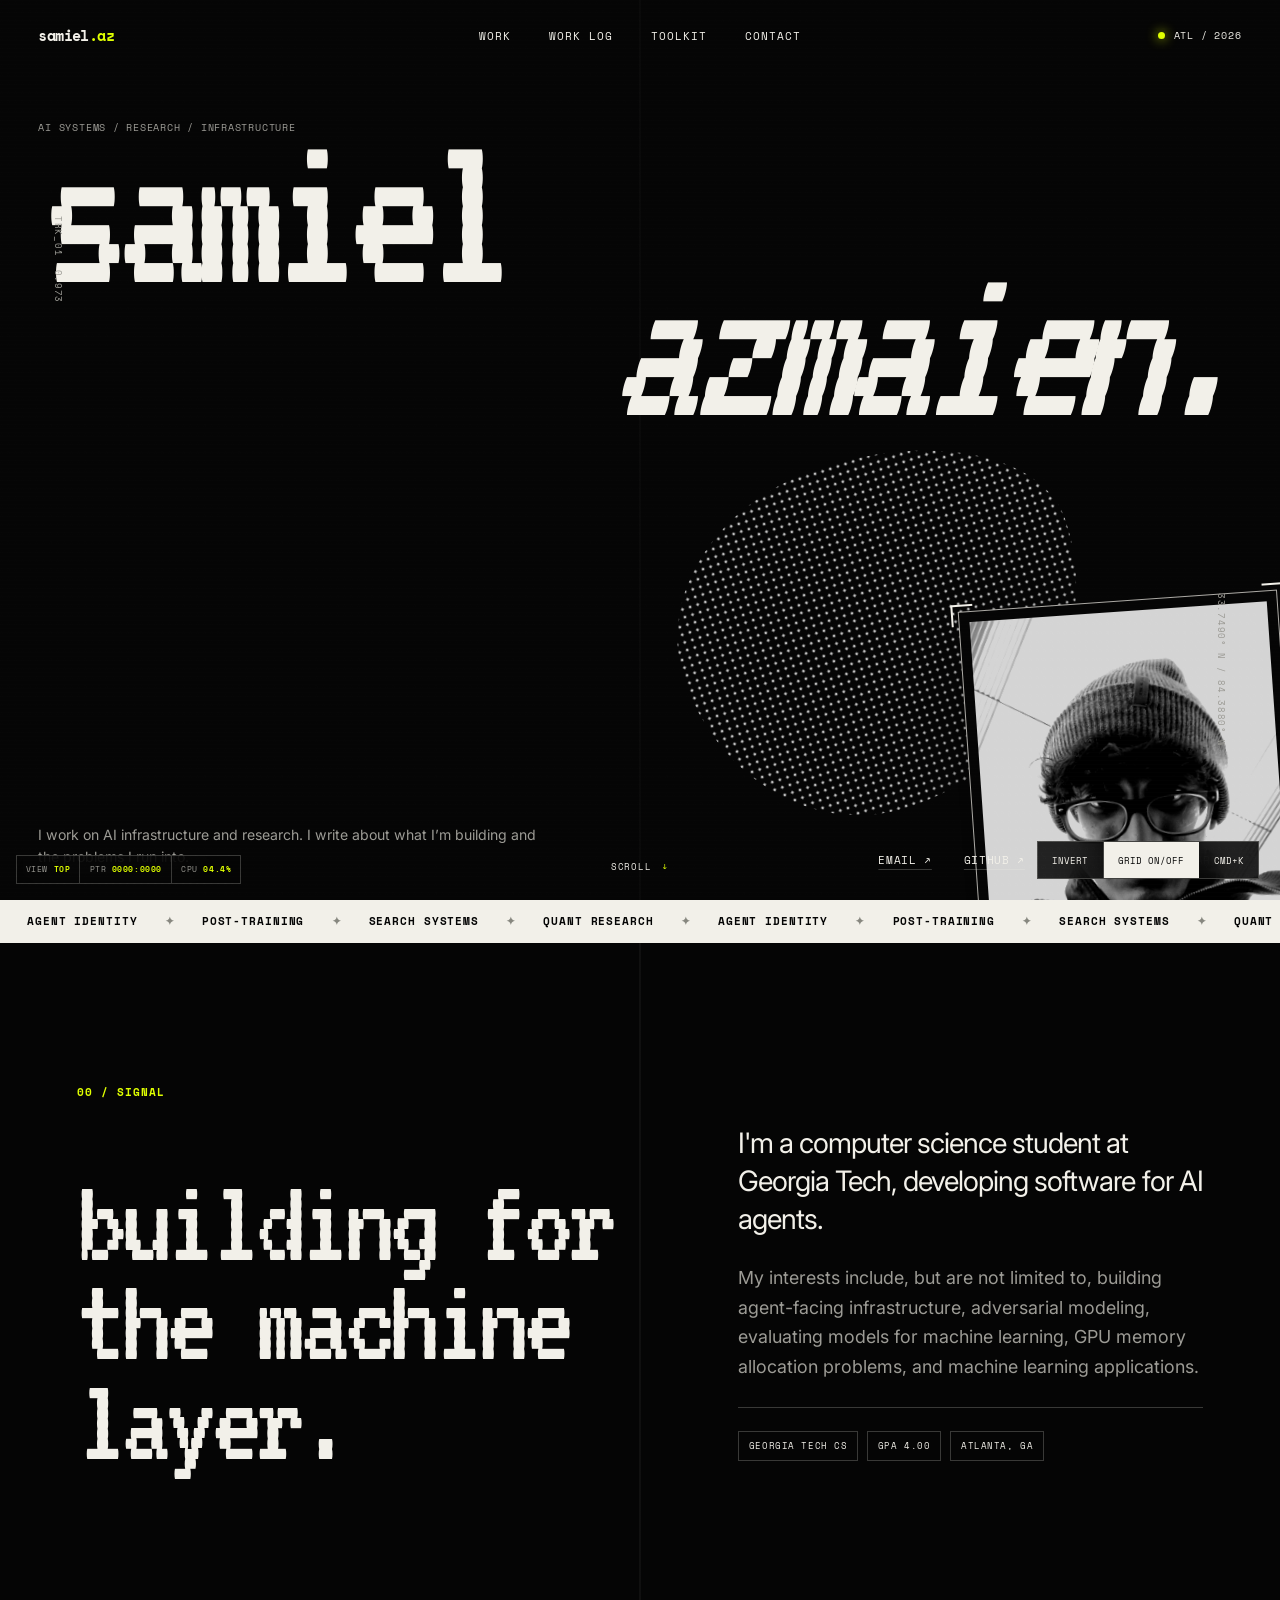
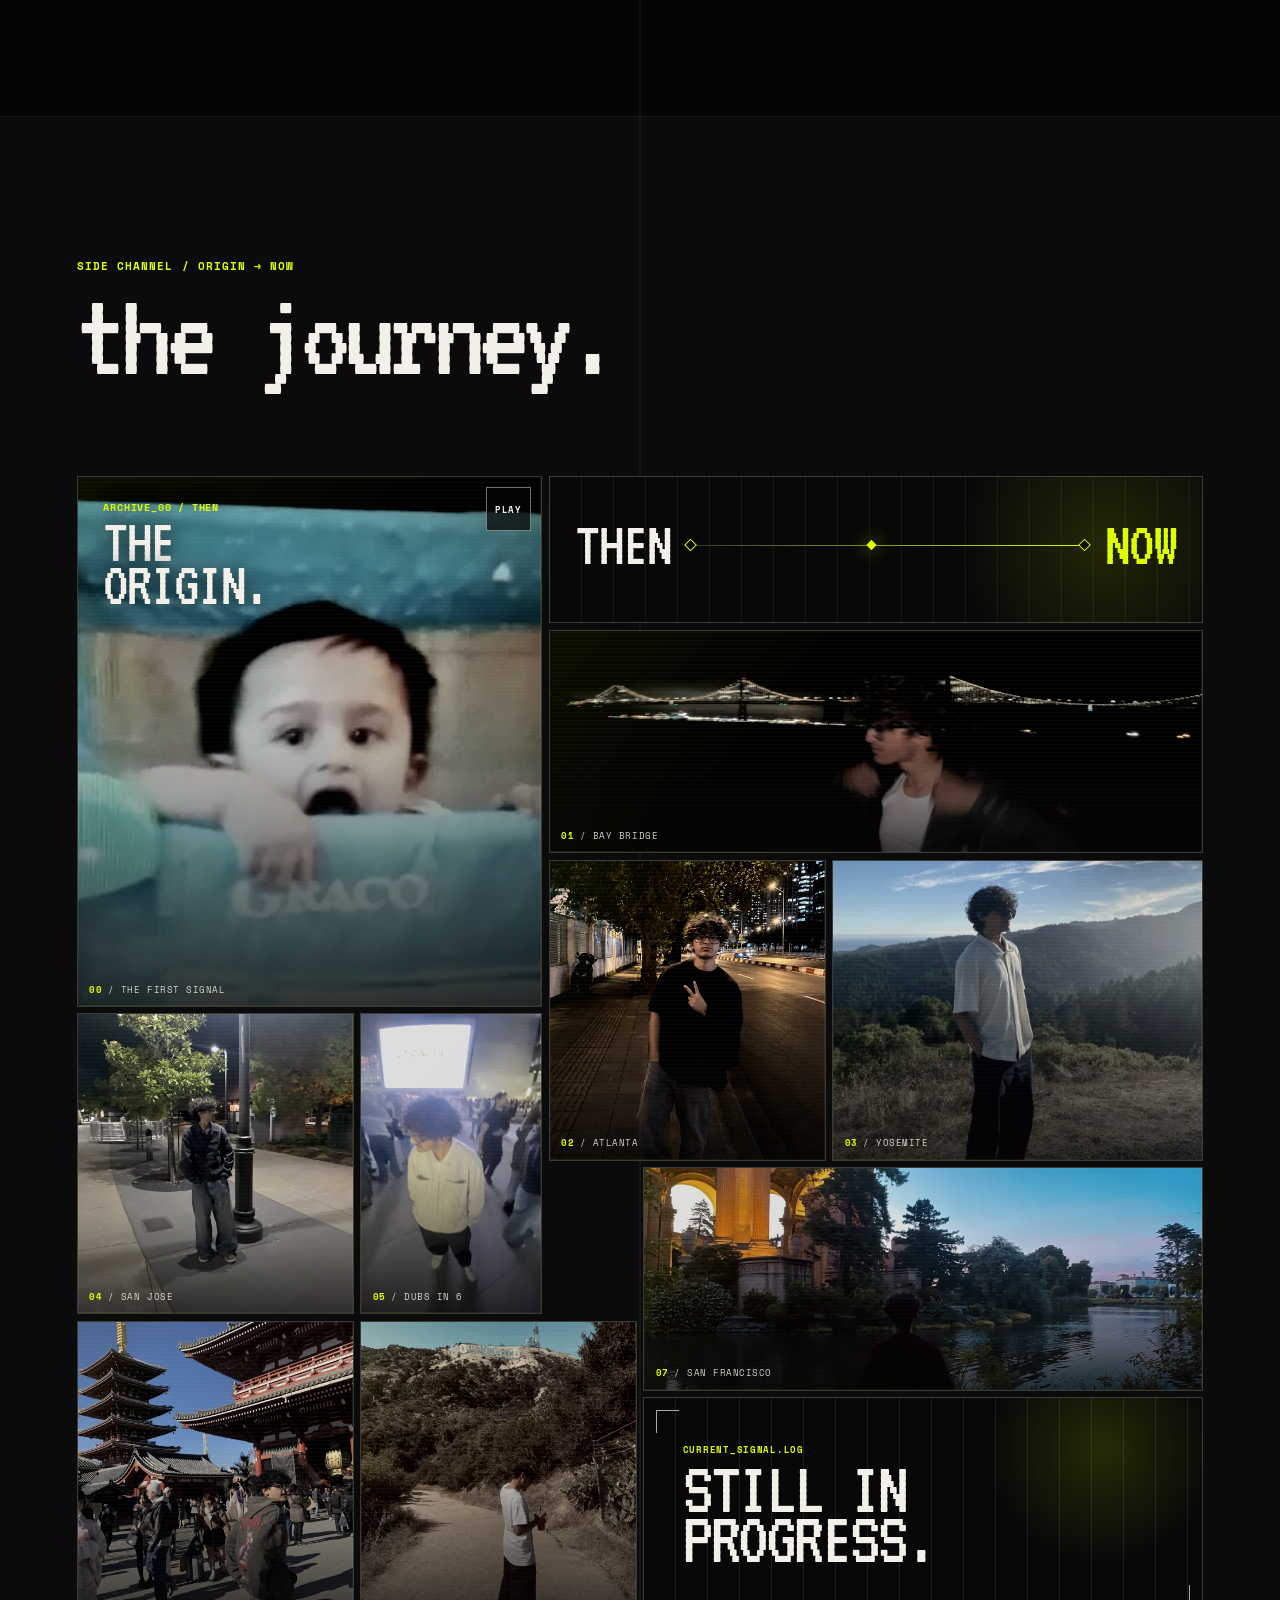
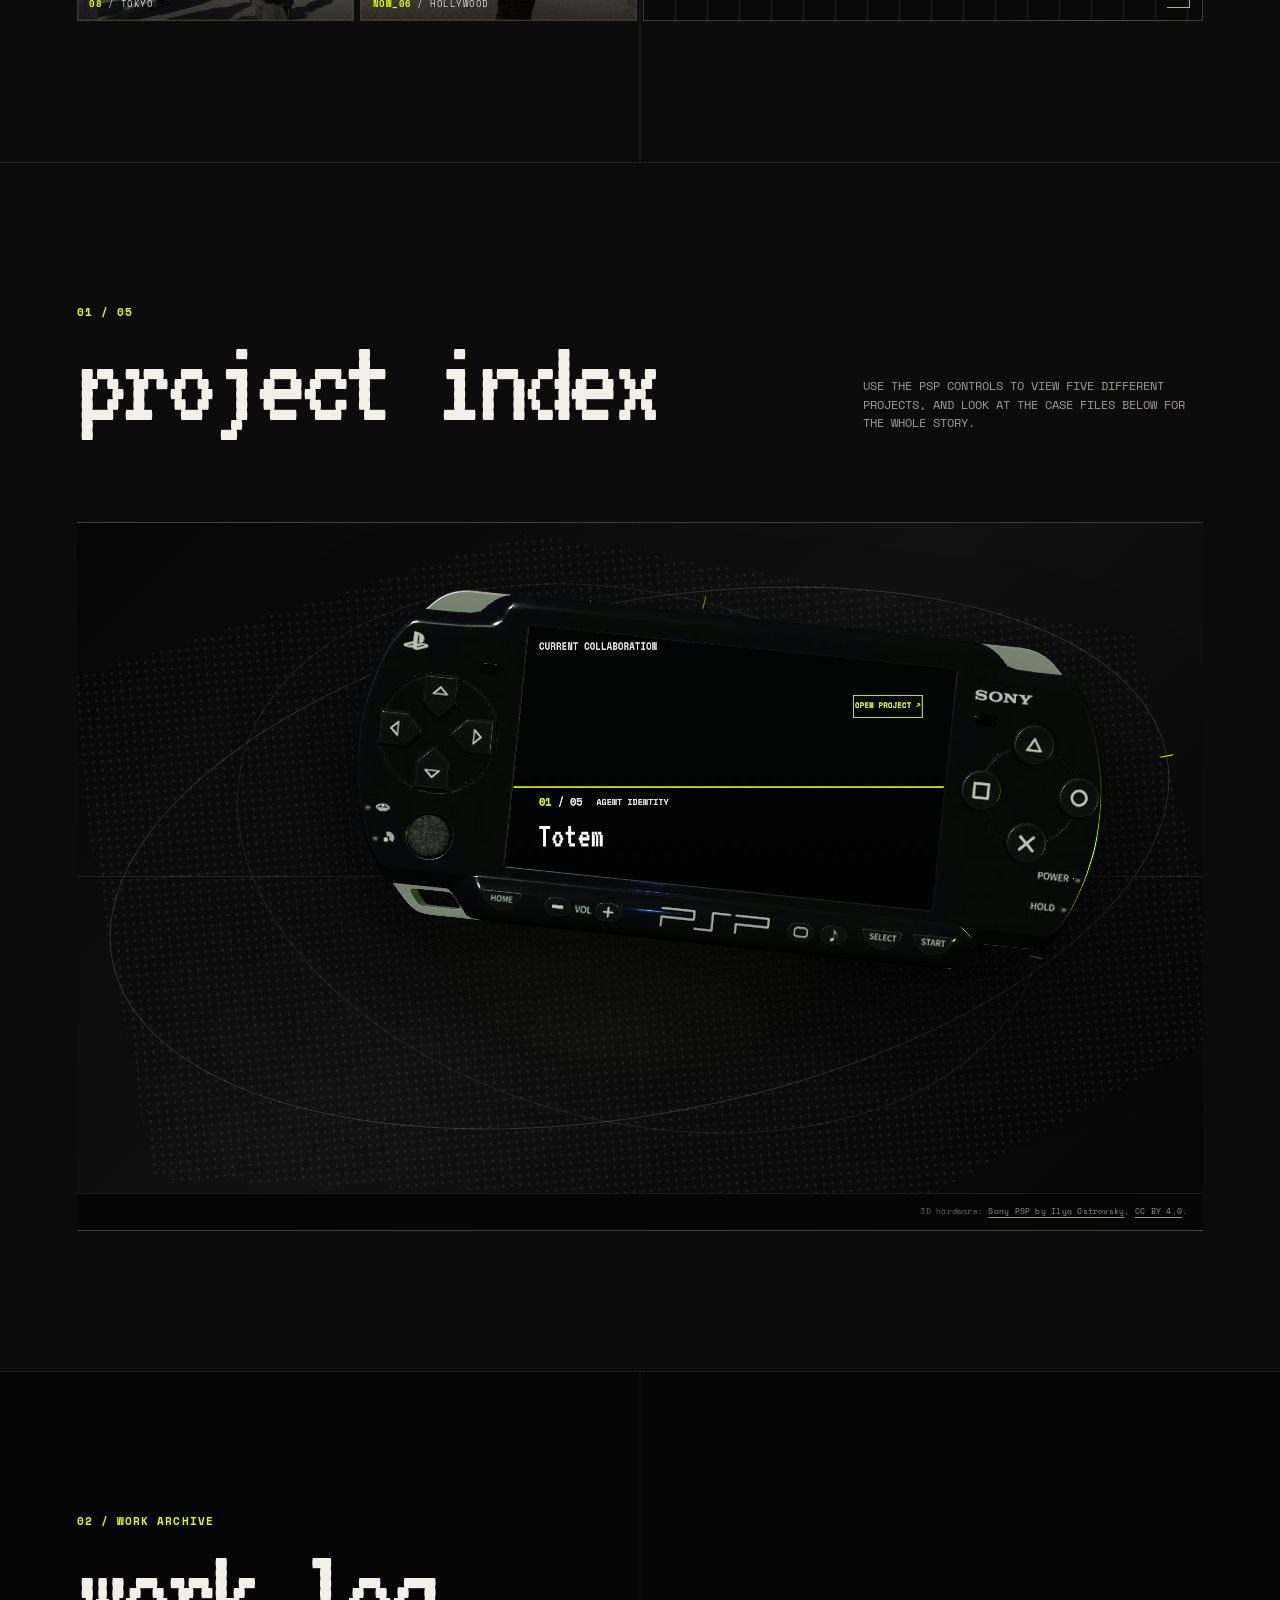
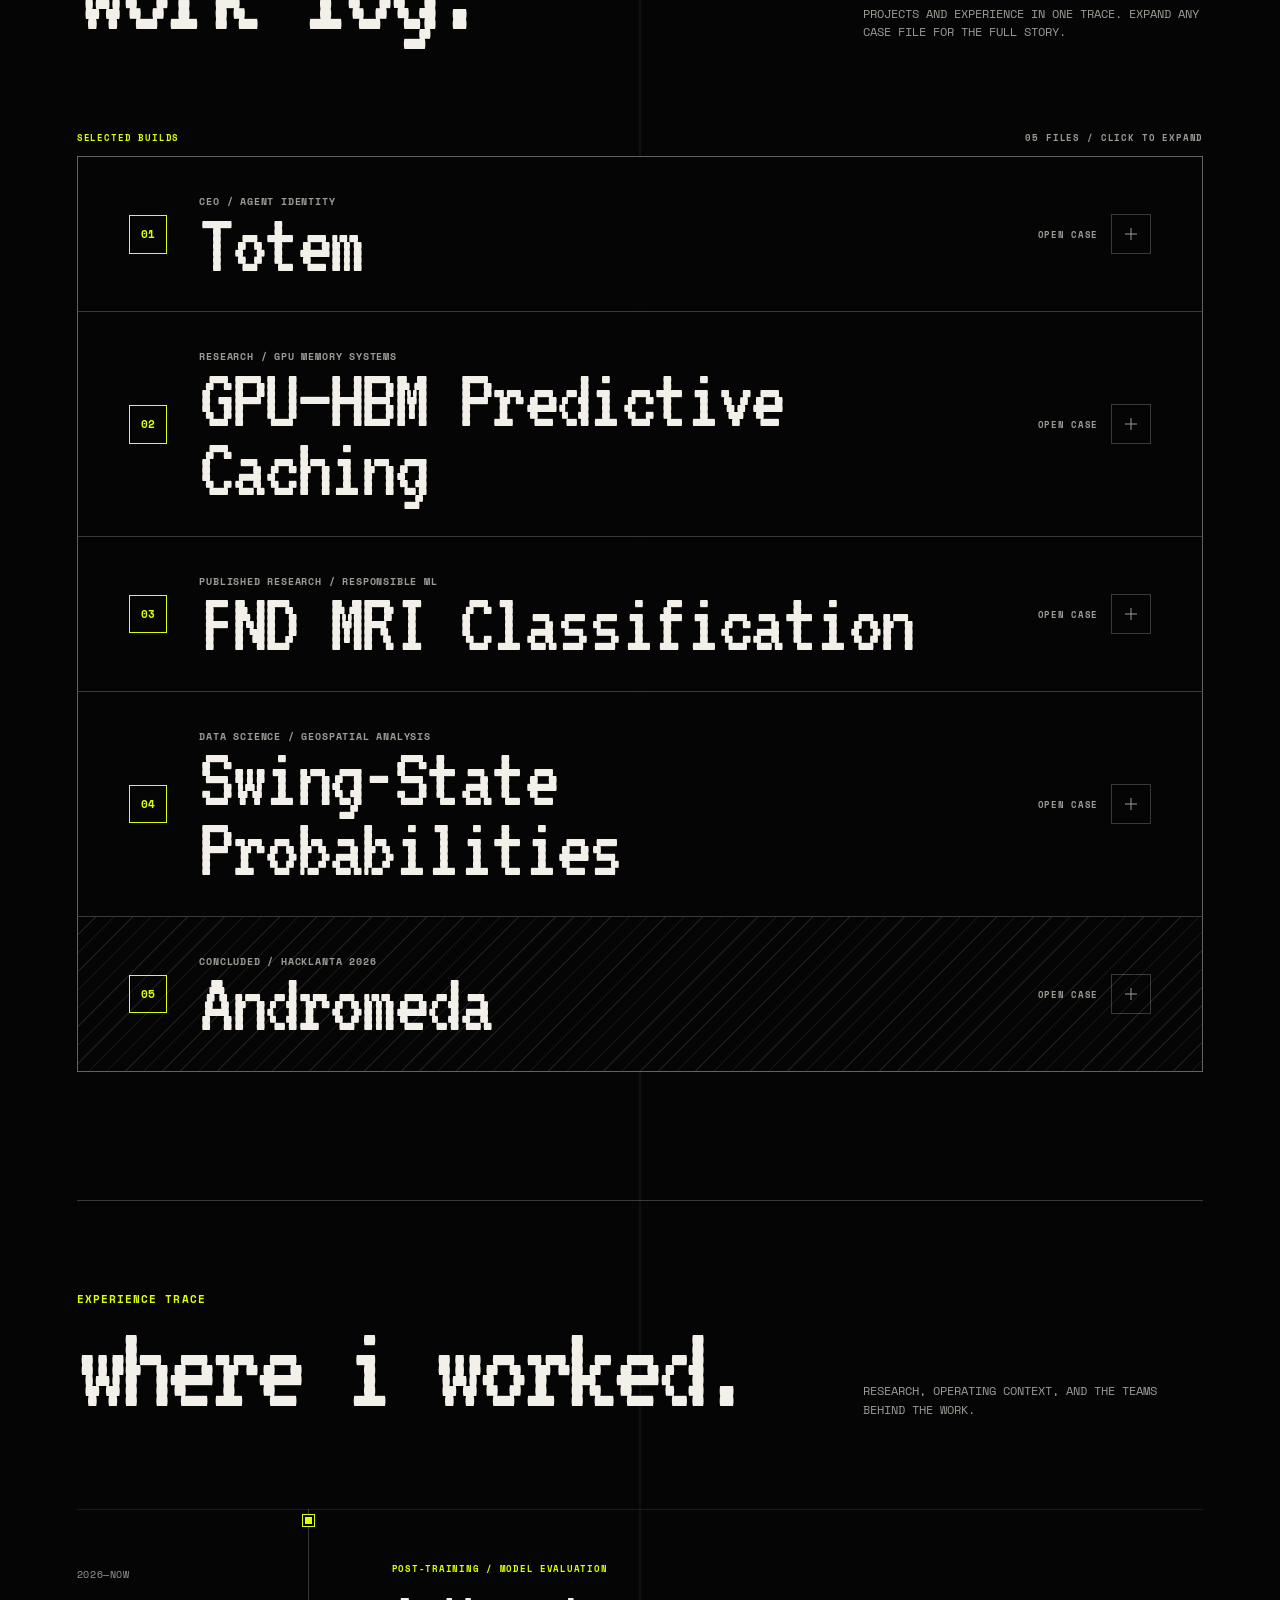
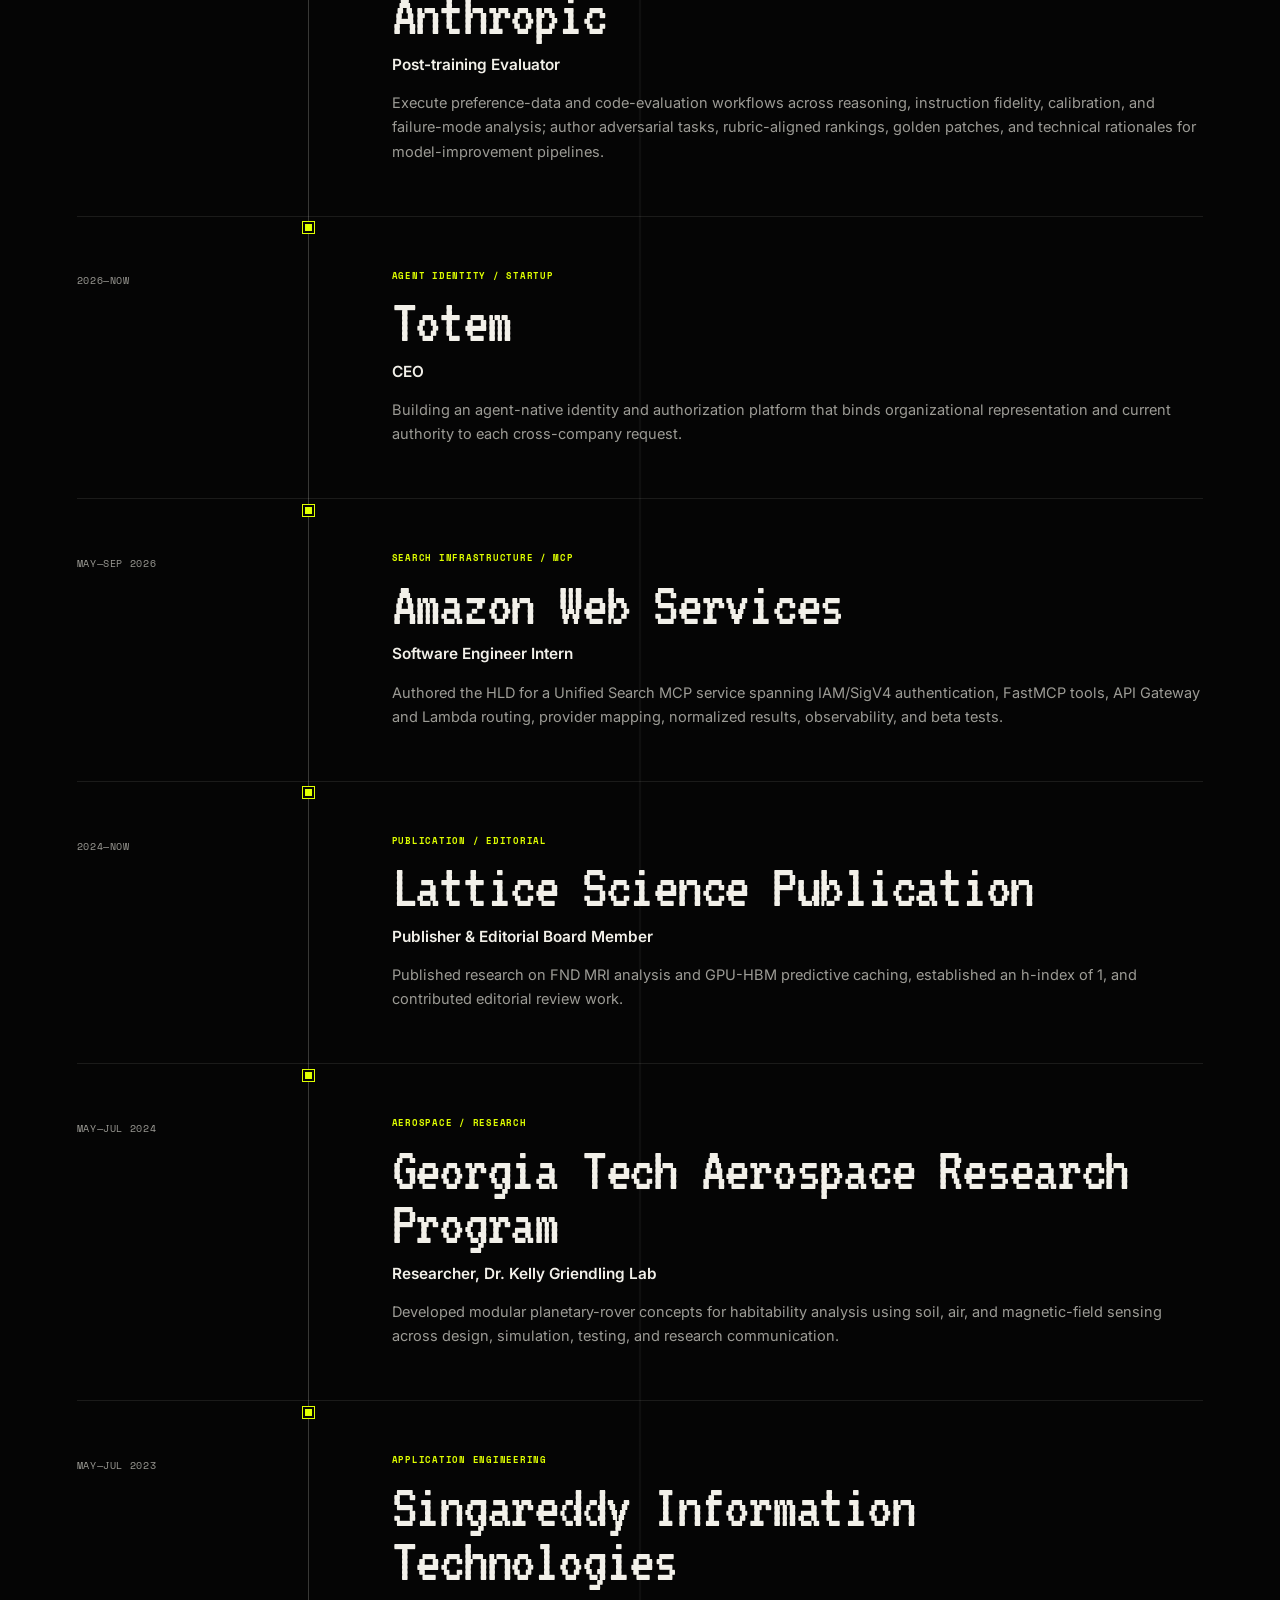
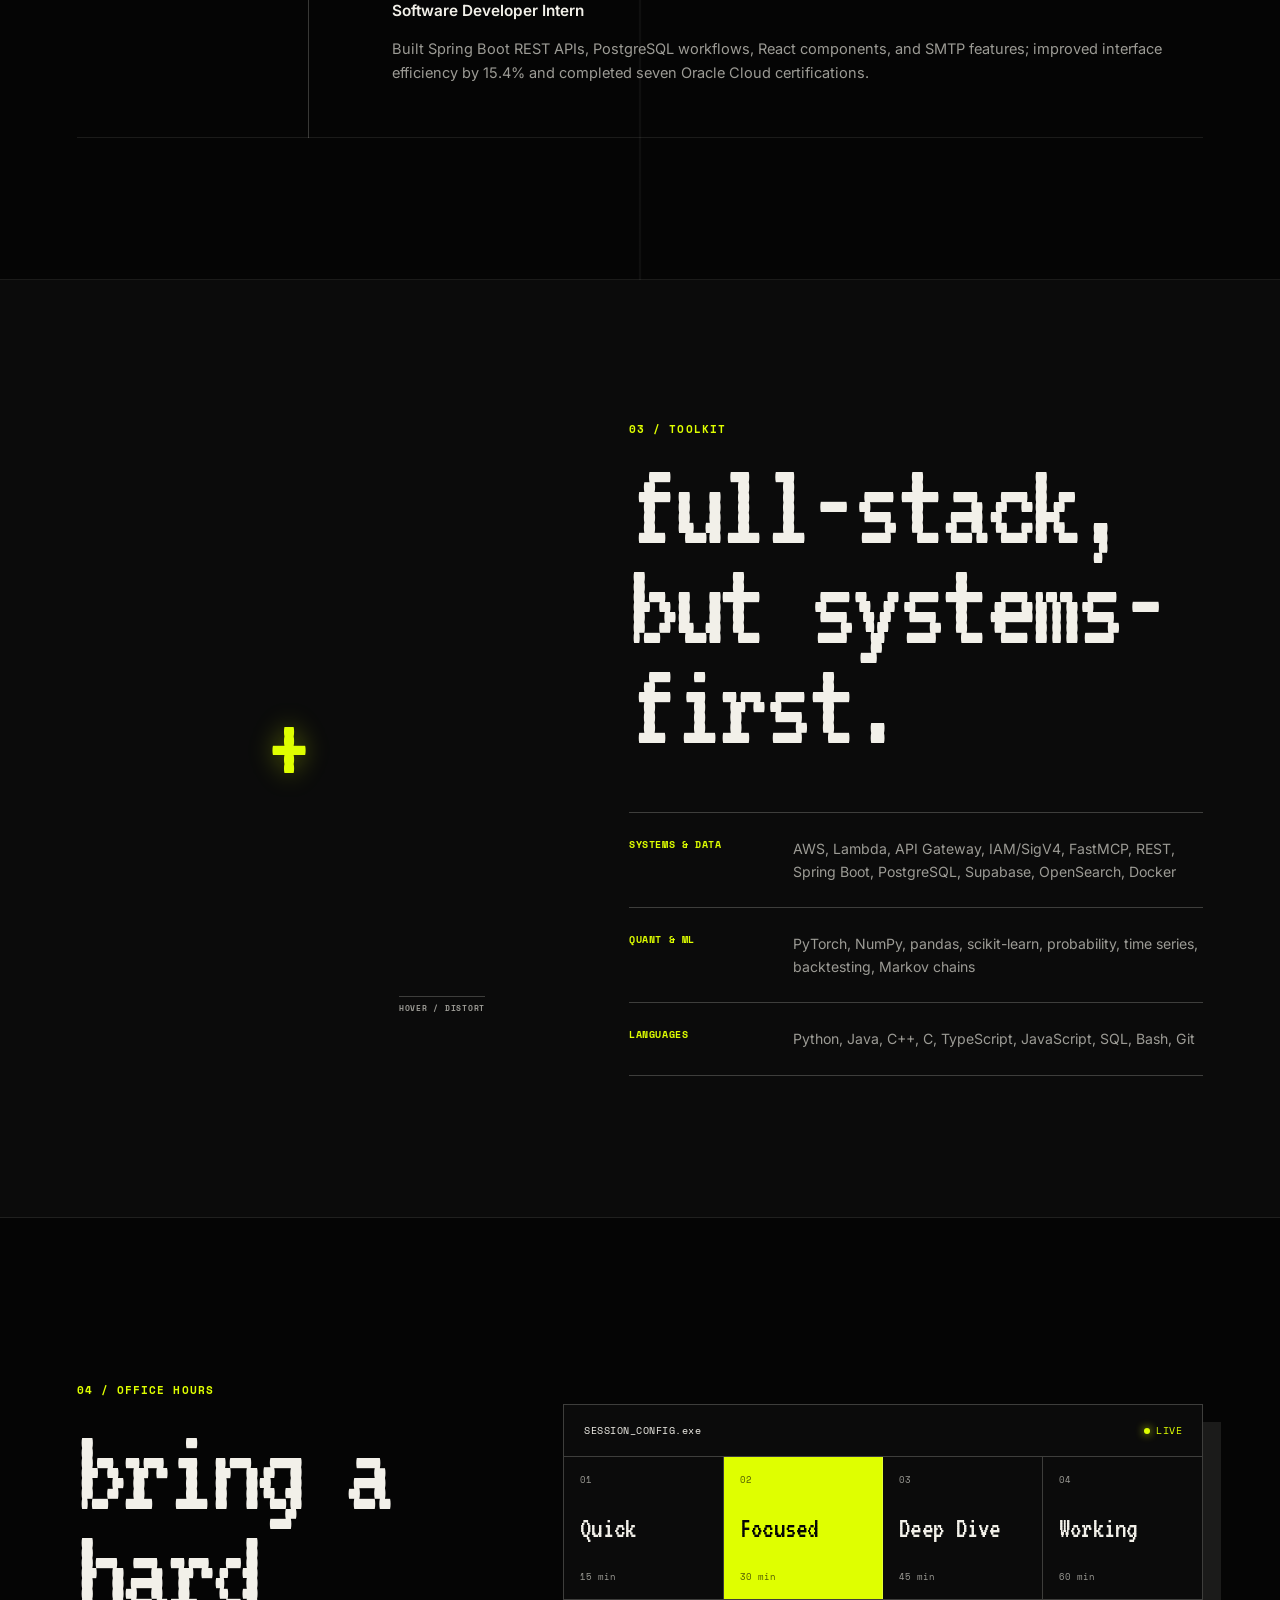
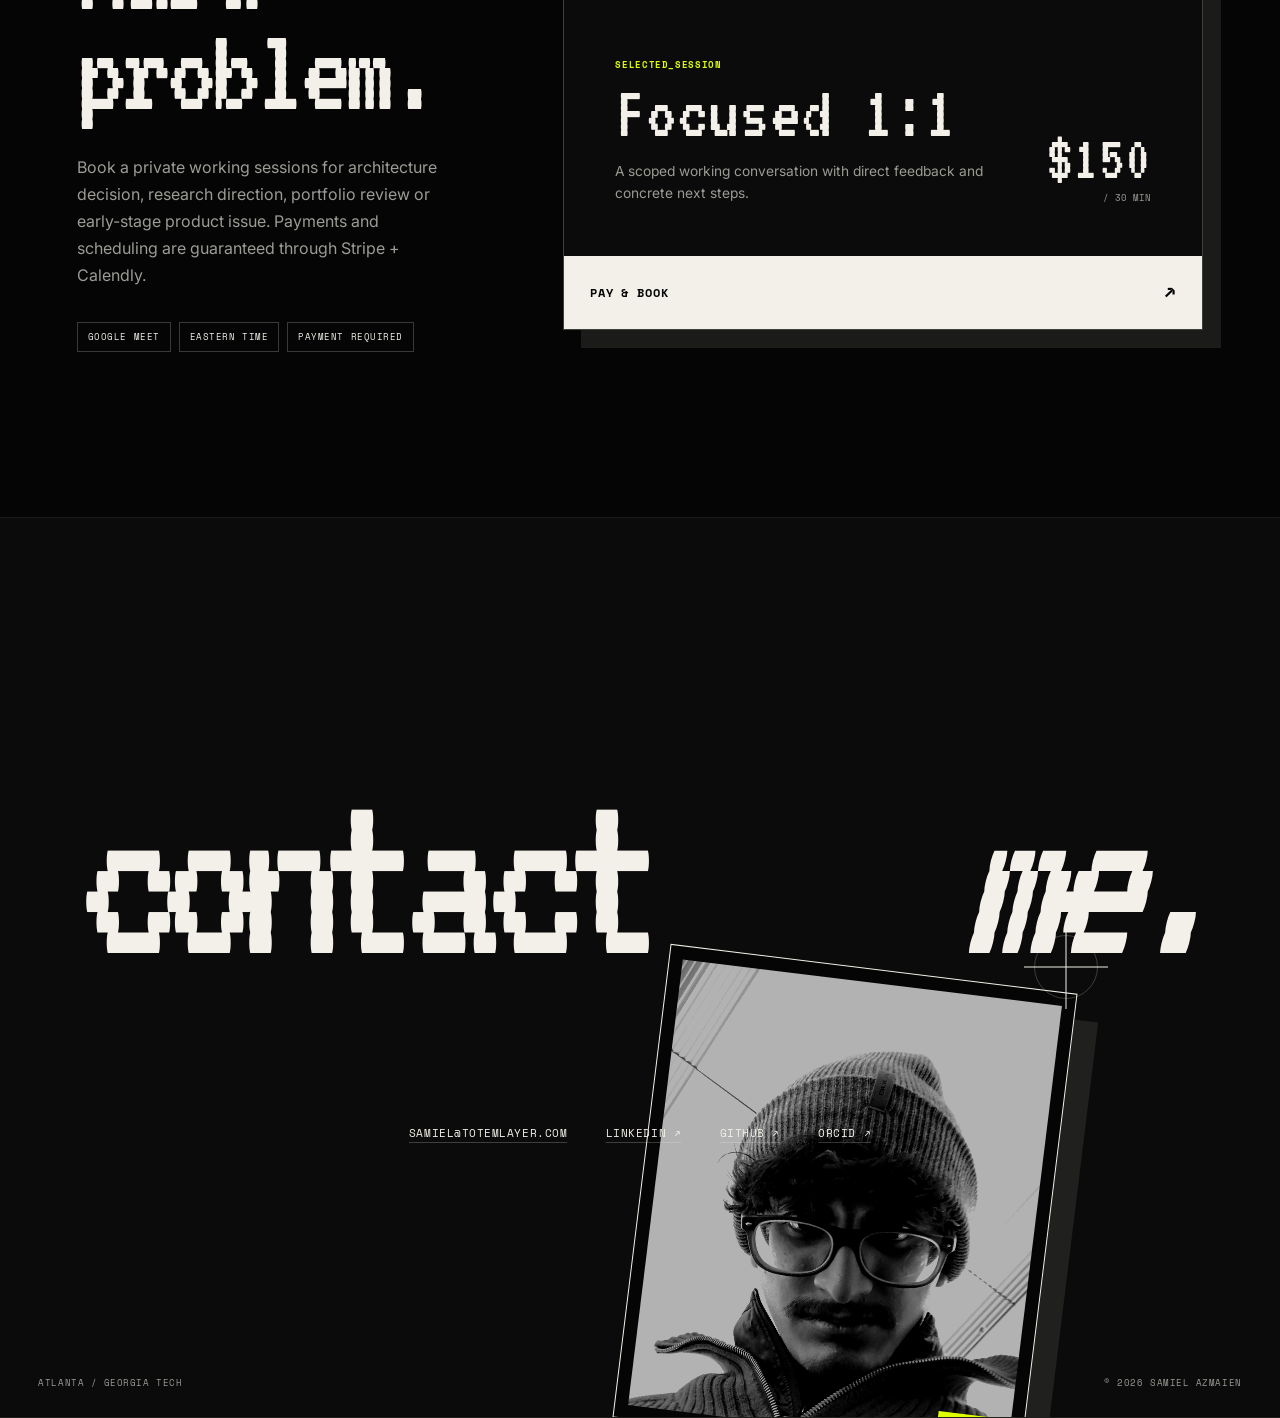
<file: index.html>
<!doctype html>
<html lang="en">
  <head>
    <meta charset="utf-8" />
    <meta name="viewport" content="width=device-width, initial-scale=1" />
    <meta
      name="description"
      content="Samiel Azmaien is a Georgia Tech computer science student building AI systems, agent identity infrastructure, search products, and machine learning research."
    />
    <meta name="theme-color" content="#050505" />
    <title>Samiel Azmaien — AI Systems &amp; Research</title>
    <link rel="preconnect" href="https://fonts.googleapis.com" />
    <link rel="preconnect" href="https://fonts.gstatic.com" crossorigin />
    <link
      href="https://fonts.googleapis.com/css2?family=Inter:wght@400;500;600;700;800&family=Space+Mono:wght@400;700&family=VT323&display=swap"
      rel="stylesheet"
    />
    <script type="importmap">
      {
        "imports": {
          "three": "./assets/vendor/three.module.min.js",
          "three/addons/": "./assets/vendor/addons/"
        }
      }
    </script>
    <link rel="preload" href="./assets/models/sony-psp.glb?v=20260917-psp3" as="fetch" crossorigin />
    <link rel="modulepreload" href="./assets/vendor/three.module.min.js" />
    <link rel="modulepreload" href="./assets/vendor/addons/loaders/GLTFLoader.js" />
    <link rel="stylesheet" href="./styles.css?v=20260925-work-archive1" />
  </head>
  <body>
    <a class="skip-link" href="#main">Skip to content</a>

    <div class="boot" data-boot aria-hidden="true">
      <div class="boot__mark" data-text="SAMIEL">SAMIEL</div>
      <div class="boot__line"><span data-boot-count>000</span> / SYSTEMS ONLINE</div>
    </div>

    <div class="grain" aria-hidden="true"></div>
    <div class="scanlines" aria-hidden="true"></div>
    <canvas class="pointer-trail" data-pointer-trail aria-hidden="true"></canvas>
    <div class="pointer-cursor" data-pointer-cursor aria-hidden="true">
      <span>+</span><small data-pointer-label>PTR</small>
    </div>

    <header class="site-header" data-header>
      <a class="wordmark" href="#top" aria-label="Samiel Azmaien, home">
        <span>samiel</span><em>.az</em>
      </a>
      <nav class="nav" aria-label="Primary navigation">
        <a href="#work">Work</a>
        <a href="#case-studies">Work log</a>
        <a href="#skills">Toolkit</a>
        <a href="#contact">Contact</a>
      </nav>
      <div class="header-status" aria-label="Current status">
        <span class="status-dot"></span>
        ATL / 2026
      </div>
    </header>

    <main id="main">
      <section class="hero" id="top" aria-labelledby="hero-title">
        <div class="hud hud--a" aria-hidden="true">TRK_01&nbsp;&nbsp;0.973</div>
        <div class="hud hud--c" aria-hidden="true">33.7490° N / 84.3880° W</div>

        <div class="hero__title-wrap reveal">
          <p class="kicker">AI systems / research / infrastructure</p>
          <h1 id="hero-title">
            <span>samiel</span>
            <span class="hero__surname">azmaien.</span>
          </h1>
        </div>

        <div class="hero__stage reveal" data-parallax-stage>
          <div class="halftone halftone--one" aria-hidden="true"></div>
          <div class="halftone halftone--two" aria-hidden="true"></div>
          <div class="star star--one" aria-hidden="true">✦</div>
          <div class="star star--two" aria-hidden="true">✧</div>
          <div class="target target--one" aria-hidden="true"></div>
          <div class="portrait-frame" data-parallax-object>
            <span class="frame-corner frame-corner--tl" aria-hidden="true"></span>
            <span class="frame-corner frame-corner--tr" aria-hidden="true"></span>
            <span class="frame-corner frame-corner--bl" aria-hidden="true"></span>
            <span class="frame-corner frame-corner--br" aria-hidden="true"></span>
            <img src="./assets/samiel-portrait.jpg" alt="Portrait of Samiel Azmaien" />
            <div class="portrait-frame__label">
              <span>SUBJECT_001</span>
              <span>GEORGIA TECH</span>
            </div>
          </div>
        </div>

        <div class="hero__footer reveal">
          <p>
            I work on AI infrastructure and research. I write about what I’m building and the problems I run into.
          </p>
          <div class="hero__links" aria-label="Profile links">
            <a href="mailto:samiel@totemlayer.com">Email ↗</a>
            <a href="https://github.com/samiel-azmaien" target="_blank" rel="noreferrer">GitHub ↗</a>
            <a href="https://www.linkedin.com/in/samiel-azmaien/" target="_blank" rel="noreferrer">LinkedIn ↗</a>
            <a href="https://orcid.org/0009-0008-3724-7310" target="_blank" rel="noreferrer">Research ↗</a>
          </div>
        </div>

        <a class="scroll-cue" href="#signal" aria-label="Scroll to overview">
          <span>Scroll</span>
          <i aria-hidden="true">↓</i>
        </a>
      </section>

      <div class="signal-strip" id="signal" aria-hidden="true">
        <div class="signal-strip__track">
          <span>AGENT IDENTITY</span><b>✦</b><span>POST-TRAINING</span><b>✦</b><span>SEARCH SYSTEMS</span><b>✦</b><span>QUANT RESEARCH</span><b>✦</b>
          <span>AGENT IDENTITY</span><b>✦</b><span>POST-TRAINING</span><b>✦</b><span>SEARCH SYSTEMS</span><b>✦</b><span>QUANT RESEARCH</span><b>✦</b>
        </div>
      </div>

      <section class="manifesto section-shell" aria-labelledby="manifesto-title">
        <div class="section-index reveal">00 / SIGNAL</div>
        <div class="manifesto__layout">
          <h2 id="manifesto-title" class="pixel-title reveal">Building for<br />the machine layer.</h2>
          <div class="manifesto__copy reveal">
            <p class="manifesto__lead">
              I'm a computer science student at Georgia Tech, developing software for AI agents.
            </p>
            <p>
              My interests include, but are not limited to, building agent-facing infrastructure, adversarial modeling, evaluating models for machine learning, GPU memory allocation problems, and machine learning applications.
            </p>
            <div class="manifesto__facts">
              <span>Georgia Tech CS</span>
              <span>GPA 4.00</span>
              <span>Atlanta, GA</span>
            </div>
          </div>
        </div>
      </section>

      <section class="field-log section-shell" id="field-log" aria-labelledby="field-log-title">
        <div class="section-bar reveal">
          <div>
            <span class="section-index">SIDE CHANNEL / ORIGIN → NOW</span>
            <h2 id="field-log-title" class="pixel-title">The journey.</h2>
          </div>
        </div>

        <div class="field-grid" role="group" aria-label="Personal field notes collage">
          <figure class="field-card field-card--origin field-card--video reveal">
            <video
              class="field-card__media"
              data-field-video
              src="./assets/field-notes/10-origin.mp4"
              poster="./assets/field-notes/10-origin-poster.webp"
              muted
              loop
              playsinline
              preload="metadata"
              aria-label="Origin signal: childhood video of Samiel in a playpen, recorded from a screen"
            ></video>
            <button class="field-card__toggle" type="button" data-field-toggle aria-label="Play childhood field note video">PLAY</button>
            <div class="field-card__origin-mark" aria-hidden="true">
              <span>ARCHIVE_00 / THEN</span>
              <strong>THE<br />ORIGIN.</strong>
            </div>
            <figcaption><span>00</span> / THE FIRST SIGNAL</figcaption>
          </figure>

          <div class="field-transition reveal" role="img" aria-label="Then to now: same curiosity, new scale">
            <span>THEN</span>
            <div class="field-transition__signal" aria-hidden="true"><i></i></div>
            <span>NOW</span>
          </div>

          <figure class="field-card field-card--bridge field-card--wide field-card--night reveal">
            <img class="field-card__media" src="./assets/field-notes/02-night-bridge.webp" alt="Samiel in motion beside a lit bridge at night" loading="lazy" decoding="async" width="1024" height="768" />
            <figcaption><span>01</span> / BAY BRIDGE</figcaption>
          </figure>

          <figure class="field-card field-card--city field-card--night reveal">
            <img class="field-card__media" src="./assets/field-notes/03-city-night.webp" alt="Samiel standing on a city street at night" loading="lazy" decoding="async" width="479" height="640" />
            <figcaption><span>02</span> / ATLANTA</figcaption>
          </figure>

          <figure class="field-card field-card--mountain reveal">
            <img class="field-card__media" src="./assets/field-notes/01-ridgeline.webp" alt="Samiel standing on a mountain ridge in daylight" loading="lazy" decoding="async" width="479" height="640" />
            <figcaption><span>03</span> / YOSEMITE</figcaption>
          </figure>

          <figure class="field-card field-card--quiet field-card--night reveal">
            <img class="field-card__media" src="./assets/field-notes/04-after-hours.webp" alt="Samiel standing beneath a streetlamp at night" loading="lazy" decoding="async" width="479" height="640" />
            <figcaption><span>04</span> / SAN JOSE</figcaption>
          </figure>

          <figure class="field-card field-card--event field-card--cool reveal">
            <img class="field-card__media" src="./assets/field-notes/05-live-signal.webp" alt="Samiel walking through a crowded outdoor event at night" loading="lazy" decoding="async" width="479" height="640" />
            <figcaption><span>05</span> / DUBS IN 6</figcaption>
          </figure>

          <figure class="field-card field-card--hollywood field-card--warm reveal">
            <img class="field-card__media" src="./assets/field-notes/06-hollywood.webp" alt="Samiel on a trail beneath the Hollywood sign" loading="lazy" decoding="async" width="479" height="640" />
            <figcaption><span>NOW_06</span> / HOLLYWOOD</figcaption>
          </figure>

          <figure class="field-card field-card--palace field-card--wide field-card--cool reveal">
            <img class="field-card__media" src="./assets/field-notes/07-blue-hour.webp" alt="Samiel beside a lagoon and illuminated arches at blue hour" loading="lazy" decoding="async" width="1024" height="768" />
            <figcaption><span>07</span> / SAN FRANCISCO</figcaption>
          </figure>

          <figure class="field-card field-card--temple reveal">
            <img class="field-card__media" src="./assets/field-notes/08-asakusa.webp" alt="Samiel visiting a temple complex in Japan" loading="lazy" decoding="async" width="479" height="640" />
            <figcaption><span>08</span> / TOKYO</figcaption>
          </figure>

          <div class="field-note reveal" role="note" aria-label="Field log summary">
            <span>CURRENT_SIGNAL.LOG</span>
            <strong>STILL IN<br />PROGRESS.</strong>
          </div>
        </div>
      </section>

      <section class="work section-shell" id="work" aria-labelledby="work-title">
        <div class="section-bar reveal">
          <div>
            <span class="section-index">01 / 05</span>
            <h2 id="work-title" class="pixel-title">Project index</h2>
          </div>
          <p>Use the PSP controls to view five different projects, and look at the case files below for the whole story.</p>
        </div>

        <div class="project-viewer reveal" data-project-viewer>
          <div class="deck-scene" data-deck-scene>
            <div class="deck-orbit deck-orbit--a" aria-hidden="true"></div>
            <div class="deck-orbit deck-orbit--b" aria-hidden="true"></div>
            <div class="system-deck" data-deck-shell tabindex="0" aria-label="Interactive project viewer. Drag the PSP to rotate it, and use its controls or the arrow keys to change projects.">
              <canvas class="deck-model" data-project-canvas aria-hidden="true"></canvas>
              <div class="deck-hardware-loading" data-model-loading aria-hidden="true">LOADING HARDWARE_</div>

              <div class="deck-screen">
                <video
                  data-project-video
                  src="./assets/video/totem-network.mp4"
                  poster="./assets/preview-totem.svg"
                  muted
                  loop
                  playsinline
                  preload="none"
                  aria-hidden="true"
                  aria-label="Cinematic footage for the selected project"
                ></video>
                <div class="deck-screen__shade" aria-hidden="true"></div>
                <div class="deck-screen__scan" aria-hidden="true"></div>
                <div class="deck-screen__hud">
                  <div class="deck-screen__topline">
                    <span data-project-status>CURRENT COLLABORATION</span>
                    <span>REC <i></i></span>
                  </div>
                  <div class="deck-screen__copy">
                    <p><span data-project-number>01</span> / 05&nbsp;&nbsp; <b data-project-category>AGENT IDENTITY</b></p>
                    <h3 data-project-title>Totem</h3>
                  </div>
                  <a class="deck-screen__open" data-project-link href="https://totemlayer.com/" target="_blank" rel="noreferrer" aria-label="Open Totem project">↗</a>
                </div>
              </div>

            </div>
          </div>

          <div class="project-data" hidden>
            <div class="project-counter" aria-live="polite"><strong data-project-number-rail>01</strong><span>/05</span></div>
            <div class="project-dots" role="tablist" aria-label="Featured projects">
              <button
                class="project-dot is-active"
                type="button"
                role="tab"
                aria-selected="true"
                data-project-button="0"
                data-title="Totem"
                data-status="CURRENT COLLABORATION"
                data-category="AGENT IDENTITY"
                data-video="./assets/video/totem-network.mp4"
                data-poster="./assets/preview-totem.svg"
                data-url="https://totemlayer.com/"
                data-description="A cross-company identity and authorization layer for AI agents—verifying representation and current permission for an exact request. Qualified for EF Start & SHI."
              ><span>01</span> Totem</button>
              <button
                class="project-dot"
                type="button"
                role="tab"
                aria-selected="false"
                data-project-button="1"
                data-title="GPU Architecture"
                data-status="GRANTED PATENT"
                data-category="GPU / MARKOV"
                data-video="./assets/video/gpu-silicon.mp4"
                data-poster="./assets/preview-gpu.png"
                data-url="https://isef.net/project/soft022t-optimizing-gpu-architecture-markov-based-caching"
                data-description="Markov-chain and neural prediction for V100 memory-block transitions, reporting an 85% L1 cache hit rate, 40% lower memory overhead, and 25% faster data transfer."
              ><span>02</span> GPU</button>
              <button
                class="project-dot"
                type="button"
                role="tab"
                aria-selected="false"
                data-project-button="2"
                data-title="FND Analysis"
                data-status="PUBLISHED RESEARCH"
                data-category="NEURAL NETS / MRI"
                data-video="./assets/video/fnd-medical.mp4"
                data-poster="./assets/preview-fnd.png"
                data-url="https://papers.ssrn.com/sol3/papers.cfm?abstract_id=4997415"
                data-description="MRI-derived quality features for logistic regression and dense neural-network experiments, paired with a published paper and explicit public-sample limitations."
              ><span>03</span> FND</button>
              <button
                class="project-dot"
                type="button"
                role="tab"
                aria-selected="false"
                data-project-button="3"
                data-title="Swing State Probabilities"
                data-status="DATA SCIENCE"
                data-category="PROBABILITY / GEO"
                data-video="./assets/video/data-code.mp4"
                data-poster="./assets/preview-data.svg"
                data-url="https://github.com/samiel-azmaien/datascience25"
                data-description="An exploratory TSA Data Science project analyzing recent election results and precinct-level swing-score heuristics across Gwinnett County."
              ><span>04</span> Data</button>
              <button
                class="project-dot"
                type="button"
                role="tab"
                aria-selected="false"
                data-project-button="4"
                data-title="Andromeda"
                data-status="CONCLUDED / 2026"
                data-category="PREDICTION MARKETS"
                data-video="./assets/video/andromeda-space.mp4"
                data-poster="./assets/preview-andromeda.png"
                data-url="https://andromeda-neon-six.vercel.app/"
                data-description="A concluded four-person exploration of prediction-market analytics and paper trading. The public frontend remains online as an archive."
              ><span>05</span> Andromeda</button>
            </div>
            <div class="project-arrows">
              <button type="button" data-project-prev aria-label="Previous project">←</button>
              <button type="button" data-project-next aria-label="Next project">→</button>
            </div>
          </div>

          <p class="model-credit">
            3D hardware: <a href="https://sketchfab.com/3d-models/sony-psp-dca89d10ec304d0cab76837750df7761" target="_blank" rel="noreferrer">Sony PSP by Ilya Ostrovsky</a>,
            <a href="https://creativecommons.org/licenses/by/4.0/" target="_blank" rel="noreferrer">CC BY 4.0</a>.
          </p>
        </div>
      </section>

      <section class="case-studies section-shell" id="case-studies" aria-labelledby="case-studies-title">
        <div class="section-bar reveal">
          <div>
            <span class="section-index">02 / WORK ARCHIVE</span>
            <h2 id="case-studies-title" class="pixel-title">Work log.</h2>
          </div>
          <p>Projects and experience in one trace. Expand any case file for the full story.</p>
        </div>

        <div class="work-archive__label reveal" aria-hidden="true">
          <span>SELECTED BUILDS</span>
          <span>05 FILES / CLICK TO EXPAND</span>
        </div>
        <div class="case-list">
          <article class="case-study reveal" id="project-totem">
            <header class="case-study__header">
              <div>
                <span class="case-study__number">01</span>
                <p class="case-study__eyebrow">CEO / AGENT IDENTITY</p>
                <h3>Totem</h3>
              </div>
              <div class="case-study__links" aria-label="Totem links">
                <a href="https://totemlayer.com/" target="_blank" rel="noreferrer">Website ↗</a>
              </div>
            </header>
            <p class="case-study__summary">
              A network where AI agents from different platforms, users, and organizations can communicate and work together.
            </p>
            <div class="case-study__grid">
              <div>
                <span>My contribution</span>
                <p>I lead the product and customer discovery. I help companies choose which workflows we will initially support and define success criteria of the test.</p>
              </div>
              <div>
                <span>The hard part</span>
                <p>As agents operate in different companies, each request involves a different set of permissions. We tie the agent’s proof to the company receiving the request and to the particular request itself. In case the permission runs out of time or is revoked, the next check must deny access even if an earlier request succeeded.</p>
              </div>
              <div>
                <span>What I learned</span>
                <p>We start building our network by helping two companies conduct one useful interaction. The early discussions made it easier for me to focus on this: find the recipient of the request, give an example based on his real job and decide which requests must succeed and which must fail.</p>
              </div>
              <div>
                <span>Current progress</span>
                <p>I was selected for Entrepreneurs First's Selection Day. We have paid pilots running and are talking to a16z, Founders Inc. Blueprint, Alliance (ALL19) and Drive Capital.</p>
              </div>
            </div>
            <ul class="case-study__stack" aria-label="Totem focus areas">
              <li>Agent identity</li><li>Authorization</li><li>Protocol design</li><li>Security UX</li>
            </ul>
          </article>

          <article class="case-study reveal" id="project-gpu">
            <header class="case-study__header">
              <div>
                <span class="case-study__number">02</span>
                <p class="case-study__eyebrow">RESEARCH / GPU MEMORY SYSTEMS</p>
                <h3>GPU–HBM Predictive Caching</h3>
              </div>
              <div class="case-study__links" aria-label="GPU predictive caching links">
                <a href="https://github.com/samiel-azmaien/gpu-hbm-predictive-caching" target="_blank" rel="noreferrer">Repository ↗</a>
                <a href="https://doi.org/10.35940/ijsce.F3700.15060126" target="_blank" rel="noreferrer">Paper ↗</a>
                <a href="https://isef.net/project/soft022t-optimizing-gpu-architecture-markov-based-caching" target="_blank" rel="noreferrer">ISEF ↗</a>
              </div>
            </header>
            <p class="case-study__summary">
              A predictive memory-controller concept that involves learning block access transitions using a Markov chain, verifying those predictions with a neural network, and applying quantization and pruning techniques to ensure a lightweight predictor.
            </p>
            <div class="case-study__grid">
              <div>
                <span>My contribution</span>
                <p>I co-developed the ISEF research project, designed the predictive caching approach and experiments, and later I was the sole author of the journal article based on that work. I'm also a co-inventor of the patent for the GPU project.</p>
              </div>
              <div>
                <span>The hard part</span>
                <p>A predictor may end up negating its own advantage if inference cost and memory cost are too high. Thus, I had to take model compression, prediction accuracy, and transfer time as one systems issue rather than three different performance metrics.</p>
              </div>
              <div>
                <span>What I learned</span>
                <p>A system's contribution is convincing only if the benchmark and simulation assumptions and the artifact set are clearly laid out. Thus, the public repository distinguishes between the publication record and reproducibility package.</p>
              </div>
              <div>
                <span>Result / status</span>
                <p>The paper claims 85% L1 cache hit rate, 40% reduction in memory cost, and 25% improvement in data transfer rate. The work was presented at the Georgia Science and Engineering Fair where it placed first place for all categories and placed as a finalist in Regeneron ISEF. It was published in IJSCE in January 2026 and resulted in a granted patent.</p>
              </div>
            </div>
            <ul class="case-study__stack" aria-label="GPU predictive caching technologies">
              <li>Markov chains</li><li>Neural networks</li><li>Quantization</li><li>Pruning</li><li>GPU architecture</li>
            </ul>
          </article>

          <article class="case-study reveal" id="project-fnd">
            <header class="case-study__header">
              <div>
                <span class="case-study__number">03</span>
                <p class="case-study__eyebrow">PUBLISHED RESEARCH / RESPONSIBLE ML</p>
                <h3>FND MRI Classification</h3>
              </div>
              <div class="case-study__links" aria-label="FND research links">
                <a href="https://github.com/samiel-azmaien/Neural-Network-Analysis-of-MRI-Scans-for-FND-Diagnosis" target="_blank" rel="noreferrer">Repository ↗</a>
                <a href="https://papers.ssrn.com/sol3/papers.cfm?abstract_id=4997415" target="_blank" rel="noreferrer">Manuscript ↗</a>
              </div>
            </header>
            <p class="case-study__summary">
              A research prototype to determine if tabular features extracted from MRIs could differentiate neurological disorder and Functional Neurological Disorder.
            </p>
            <div class="case-study__grid">
              <div>
                <span>My contribution</span>
                <p>I developed the tabular features pipeline, trained logistic regression and dense network baselines using two hidden layers, computed metrics and figures, and described the process in the accompanying manuscript.</p>
              </div>
              <div>
                <span>The hard part</span>
                <p>The public data sample is tiny and does not replicate the bigger experiment performed for the paper. The critical point was distinguishing an exploratory research finding from one that could be perceived as clinical validation.</p>
              </div>
              <div>
                <span>What I learned</span>
                <p>In medicine, machine learning models require splits that do not depend on the patients, provenance, baselines, confidence intervals, and error analysis before accuracy becomes relevant. A limitation described explicitly is better than a metric with no context.</p>
              </div>
              <div>
                <span>Result / status</span>
                <p>I published the paper in the <em>International Journal of Advanced Pharmaceutical Sciences and Research</em> in 2024.</p>
              </div>
            </div>
            <ul class="case-study__stack" aria-label="FND research technologies">
              <li>Python</li><li>scikit-learn</li><li>Dense neural nets</li><li>ROC–AUC</li><li>Responsible ML</li>
            </ul>
          </article>

          <article class="case-study reveal" id="project-data">
            <header class="case-study__header">
              <div>
                <span class="case-study__number">04</span>
                <p class="case-study__eyebrow">DATA SCIENCE / GEOSPATIAL ANALYSIS</p>
                <h3>Swing-State Probabilities</h3>
              </div>
              <div class="case-study__links" aria-label="Election analysis links">
                <a href="https://github.com/samiel-azmaien/datascience25" target="_blank" rel="noreferrer">Repository ↗</a>
              </div>
            </header>
            <p class="case-study__summary">
              An exploratory analysis of the 2020-2024 elections mapping transparent swing scores in precincts throughout Gwinnett County.
            </p>
            <div class="case-study__grid">
              <div>
                <span>My contribution</span>
                <p>I created the Jupyter workflow for data preprocessing, regression models experimentation, sigmoid score calculations, and visualization in rasters, which I documented in a 34-page development logbook.</p>
              </div>
              <div>
                <span>The hard part</span>
                <p>There was no clean schema or reproducible pathing between election tables, precinct geography information, and files stored on Google Colab. I needed to be careful not to present the score as an estimate.</p>
              </div>
              <div>
                <span>What I learned</span>
                <p>The cleaner and more professional a map looks, the less care it takes in the methodology. It is just as important to have reproducible inputs, independent labels, train/test split, and clear language as a good model.</p>
              </div>
              <div>
                <span>Result / status</span>
                <p>The notebooks and full logbook are available publicly. The code is labeled as exploratory and the data/environment/validation needed for a reproducible release are clearly stated in the repository. This research won 1st place at the Georgia State Leadership Conference hosted by TSA.</p>
              </div>
            </div>
            <ul class="case-study__stack" aria-label="Election analysis technologies">
              <li>pandas</li><li>GeoPandas</li><li>Rasterio</li><li>TensorFlow</li><li>Jupyter</li>
            </ul>
          </article>

          <article class="case-study reveal case-study--archive" id="project-andromeda">
            <header class="case-study__header">
              <div>
                <span class="case-study__number">05</span>
                <p class="case-study__eyebrow">CONCLUDED / HACKLANTA 2026</p>
                <h3>Andromeda</h3>
              </div>
              <div class="case-study__links" aria-label="Andromeda links">
                <a href="https://andromeda-neon-six.vercel.app/" target="_blank" rel="noreferrer">Demo ↗</a>
                <a href="https://github.com/samiel-azmaien/andromeda-hacklanta-2026" target="_blank" rel="noreferrer">Archive ↗</a>
              </div>
            </header>
            <p class="case-study__summary">
              A four-person Hacklanta prototype investigating ways of making the information generated by prediction markets usable as research signals, paper trade workflows, and strategy experimentation.
            </p>
            <div class="case-study__grid">
              <div>
                <span>My contribution</span>
                <p>As part of the four-person team, I helped create and release a browser prototype combining market visualization, probability-based analytics, paper trades, and strategy testing. I am currently responsible for the public documentation of the project.</p>
              </div>
              <div>
                <span>The hard part</span>
                <p>Prediction markets evolve rapidly, hence the need to communicate uncertainty and avoid any false perception of certainty or real financial advice. In addition, team ownership meant respecting the limit around the private source code repository.</p>
              </div>
              <div>
                <span>What I learned</span>
                <p>Projects in fast-moving teams require clarity on ownership, provenance, and lifecycle. It should be possible to archive the work without misleading about ownership of the implementation or product status.</p>
              </div>
              <div>
                <span>Result / status</span>
                <p>The public front-end is still available as a portfolio item. Andromeda is finished; operations requiring back-end might not be available anymore, and the archive does not include any source code of the team.</p>
              </div>
            </div>
            <ul class="case-study__stack" aria-label="Andromeda focus areas">
              <li>Prediction markets</li><li>Paper trading</li><li>Team prototype</li><li>Product UX</li>
            </ul>
          </article>
        </div>

        <div class="system-log" id="log" aria-labelledby="log-title">
          <div class="work-archive__divider section-bar reveal">
          <div>
              <span class="section-index">EXPERIENCE TRACE</span>
              <h2 id="log-title" class="pixel-title">Where I worked.</h2>
          </div>
            <p>Research, operating context, and the teams behind the work.</p>
        </div>

        <div class="log-list">
          <article class="log-entry reveal">
            <time datetime="2026">2026—NOW</time>
            <div class="log-entry__marker" aria-hidden="true"></div>
            <div>
              <p class="log-entry__tag">POST-TRAINING / MODEL EVALUATION</p>
              <h3>Anthropic</h3>
              <h4>Post-training Evaluator</h4>
              <p>
                Execute preference-data and code-evaluation workflows across reasoning, instruction fidelity, calibration, and failure-mode analysis; author adversarial tasks, rubric-aligned rankings, golden patches, and technical rationales for model-improvement pipelines.
              </p>
            </div>
          </article>

          <article class="log-entry reveal">
            <time datetime="2026">2026—NOW</time>
            <div class="log-entry__marker" aria-hidden="true"></div>
            <div>
              <p class="log-entry__tag">AGENT IDENTITY / STARTUP</p>
              <h3>Totem</h3>
              <h4>CEO</h4>
              <p>
                Building an agent-native identity and authorization platform that binds organizational representation and current authority to each cross-company request.
              </p>
            </div>
          </article>

          <article class="log-entry reveal">
            <time datetime="2026-05">MAY—SEP 2026</time>
            <div class="log-entry__marker" aria-hidden="true"></div>
            <div>
              <p class="log-entry__tag">SEARCH INFRASTRUCTURE / MCP</p>
              <h3>Amazon Web Services</h3>
              <h4>Software Engineer Intern</h4>
              <p>
                Authored the HLD for a Unified Search MCP service spanning IAM/SigV4 authentication, FastMCP tools, API Gateway and Lambda routing, provider mapping, normalized results, observability, and beta tests.
              </p>
            </div>
          </article>

          <article class="log-entry reveal">
            <time datetime="2024-10">2024—NOW</time>
            <div class="log-entry__marker" aria-hidden="true"></div>
            <div>
              <p class="log-entry__tag">PUBLICATION / EDITORIAL</p>
              <h3>Lattice Science Publication</h3>
              <h4>Publisher &amp; Editorial Board Member</h4>
              <p>
                Published research on FND MRI analysis and GPU-HBM predictive caching, established an h-index of 1, and contributed editorial review work.
              </p>
            </div>
          </article>

          <article class="log-entry reveal">
            <time datetime="2024-05">MAY—JUL 2024</time>
            <div class="log-entry__marker" aria-hidden="true"></div>
            <div>
              <p class="log-entry__tag">AEROSPACE / RESEARCH</p>
              <h3>Georgia Tech Aerospace Research Program</h3>
              <h4>Researcher, Dr. Kelly Griendling Lab</h4>
              <p>
                Developed modular planetary-rover concepts for habitability analysis using soil, air, and magnetic-field sensing across design, simulation, testing, and research communication.
              </p>
            </div>
          </article>

          <article class="log-entry reveal">
            <time datetime="2023-05">MAY—JUL 2023</time>
            <div class="log-entry__marker" aria-hidden="true"></div>
            <div>
              <p class="log-entry__tag">APPLICATION ENGINEERING</p>
              <h3>Singareddy Information Technologies</h3>
              <h4>Software Developer Intern</h4>
              <p>
                Built Spring Boot REST APIs, PostgreSQL workflows, React components, and SMTP features; improved interface efficiency by 15.4% and completed seven Oracle Cloud certifications.
              </p>
            </div>
          </article>
          </div>
        </div>
      </section>

      <section class="capabilities section-shell" id="skills" aria-labelledby="capabilities-title">
        <div class="capabilities__visual reveal" aria-hidden="true">
          <canvas class="capabilities__field" data-capabilities-field></canvas>
          <div class="disc disc--a"></div>
          <div class="disc disc--b"></div>
          <div class="capabilities__crosshair">+</div>
          <span class="capabilities__hint">HOVER / DISTORT</span>
        </div>
        <div class="capabilities__copy reveal">
          <span class="section-index">03 / TOOLKIT</span>
          <h2 id="capabilities-title" class="pixel-title">Full-stack,<br />but systems-first.</h2>
          <div class="capability-row">
            <span>Systems &amp; data</span>
            <p>AWS, Lambda, API Gateway, IAM/SigV4, FastMCP, REST, Spring Boot, PostgreSQL, Supabase, OpenSearch, Docker</p>
          </div>
          <div class="capability-row">
            <span>Quant &amp; ML</span>
            <p>PyTorch, NumPy, pandas, scikit-learn, probability, time series, backtesting, Markov chains</p>
          </div>
          <div class="capability-row">
            <span>Languages</span>
            <p>Python, Java, C++, C, TypeScript, JavaScript, SQL, Bash, Git</p>
          </div>
        </div>
      </section>

      <section class="booking section-shell" id="book" aria-labelledby="booking-title">
        <div class="booking__intro reveal">
          <span class="section-index">04 / OFFICE HOURS</span>
          <h2 id="booking-title" class="pixel-title">Bring a hard problem.</h2>
          <p>
            Book a private working sessions for architecture decision, research direction, portfolio review or early-stage product issue. Payments and scheduling are guaranteed through Stripe + Calendly.
          </p>
          <div class="booking__meta">
            <span>GOOGLE MEET</span>
            <span>EASTERN TIME</span>
            <span>PAYMENT REQUIRED</span>
          </div>
        </div>

        <div class="booking-console reveal">
          <div class="booking-console__header">
            <span>SESSION_CONFIG.exe</span>
            <span class="status-live">LIVE</span>
          </div>
          <div class="session-options" role="tablist" aria-label="Meeting duration">
            <button
              class="session-option"
              type="button"
              role="tab"
              aria-selected="false"
              tabindex="-1"
              data-duration="15 MIN"
              data-title="Quick Consult"
              data-description="One focused question, a fast review, or a decisive second opinion."
              data-price="$75"
              data-url="https://calendly.com/samiel-totemlayer/15min"
            ><span>01</span><strong>Quick</strong><small>15 min</small></button>
            <button
              class="session-option is-active"
              type="button"
              role="tab"
              aria-selected="true"
              data-duration="30 MIN"
              data-title="Focused 1:1"
              data-description="A scoped working conversation with direct feedback and concrete next steps."
              data-price="$150"
              data-url="https://calendly.com/samiel-totemlayer/30min"
            ><span>02</span><strong>Focused</strong><small>30 min</small></button>
            <button
              class="session-option"
              type="button"
              role="tab"
              aria-selected="false"
              tabindex="-1"
              data-duration="45 MIN"
              data-title="Deep Dive"
              data-description="A deeper technical, research, or product review with room to unpack tradeoffs."
              data-price="$200"
              data-url="https://calendly.com/samiel-totemlayer/45min"
            ><span>03</span><strong>Deep Dive</strong><small>45 min</small></button>
            <button
              class="session-option"
              type="button"
              role="tab"
              aria-selected="false"
              tabindex="-1"
              data-duration="60 MIN"
              data-title="Working Session"
              data-description="An extended block for architecture, implementation, or project strategy."
              data-price="$250"
              data-url="https://calendly.com/samiel-totemlayer/60min"
            ><span>04</span><strong>Working</strong><small>60 min</small></button>
          </div>

          <div class="session-output" role="tabpanel" aria-live="polite">
            <div>
              <span>SELECTED_SESSION</span>
              <h3 data-session-title>Focused 1:1</h3>
              <p data-session-description>A scoped working conversation with direct feedback and concrete next steps.</p>
            </div>
            <div class="session-price">
              <strong data-session-price>$150</strong>
              <span data-session-duration>/ 30 MIN</span>
            </div>
          </div>

          <a
            class="booking-cta"
            href="https://calendly.com/samiel-totemlayer/30min"
            target="_blank"
            rel="noreferrer"
            data-booking-link
          >PAY &amp; BOOK <span>↗</span></a>
        </div>
      </section>

      <footer class="contact section-shell" id="contact">
        <div class="contact__artifact reveal" aria-hidden="true">
          <div class="contact-card">
            <img src="./assets/samiel-portrait.jpg" alt="" />
            <span>SA / 2026</span>
          </div>
          <div class="contact__reticle"></div>
        </div>
        <div class="contact__headline reveal">
          <span>contact</span>
          <strong>me.</strong>
        </div>
        <div class="contact__links reveal">
          <a href="mailto:samiel@totemlayer.com">samiel@totemlayer.com</a>
          <a href="https://www.linkedin.com/in/samiel-azmaien/" target="_blank" rel="noreferrer">LinkedIn ↗</a>
          <a href="https://github.com/samiel-azmaien" target="_blank" rel="noreferrer">GitHub ↗</a>
          <a href="https://orcid.org/0009-0008-3724-7310" target="_blank" rel="noreferrer">ORCID ↗</a>
        </div>
        <div class="contact__footer">
          <span>ATLANTA / GEORGIA TECH</span>
          <span>© 2026 SAMIEL AZMAIEN</span>
        </div>
      </footer>
    </main>

    <div class="display-controls" aria-label="Display controls">
      <button type="button" data-invert>invert</button>
      <button type="button" data-grid>grid on/off</button>
      <button type="button" data-command-open aria-haspopup="dialog" aria-controls="command-palette" aria-keyshortcuts="Meta+K Control+K">cmd+k</button>
    </div>

    <div class="system-telemetry" aria-hidden="true">
      <span>VIEW <b data-telemetry-view>TOP</b></span>
      <span>PTR <b data-telemetry-pointer>0000:0000</b></span>
      <span>CPU <b data-telemetry-cpu>02.4%</b></span>
    </div>

    <dialog class="command-palette" id="command-palette" data-command-palette aria-labelledby="command-palette-title" aria-describedby="command-palette-help">
      <div class="command-palette__panel">
        <header class="command-palette__header">
          <strong id="command-palette-title">SYS / COMMAND INDEX</strong>
          <button type="button" data-command-close aria-label="Close command palette">ESC</button>
        </header>
        <label class="visually-hidden" for="command-palette-input">Search commands</label>
        <div class="command-palette__search">
          <span aria-hidden="true">&gt;_</span>
          <input id="command-palette-input" type="search" data-command-input autocomplete="off" spellcheck="false" placeholder="Search pages, projects, links, or settings…" role="combobox" aria-autocomplete="list" aria-controls="command-palette-results" aria-expanded="false" />
        </div>
        <div class="command-palette__status"><span>READY</span><p data-command-count aria-live="polite"></p></div>
        <ul class="command-palette__list" id="command-palette-results" data-command-list role="listbox" aria-label="Available commands"></ul>
        <p class="command-palette__help" id="command-palette-help">↑↓ NAVIGATE&nbsp;&nbsp; ENTER EXECUTE&nbsp;&nbsp; ESC CLOSE</p>
      </div>
    </dialog>

    <script src="./script.js?v=20260925-work-archive1"></script>
    <script type="module" src="./project-deck.js?v=20260924-rain-orbit1"></script>
  </body>
</html>
</file>
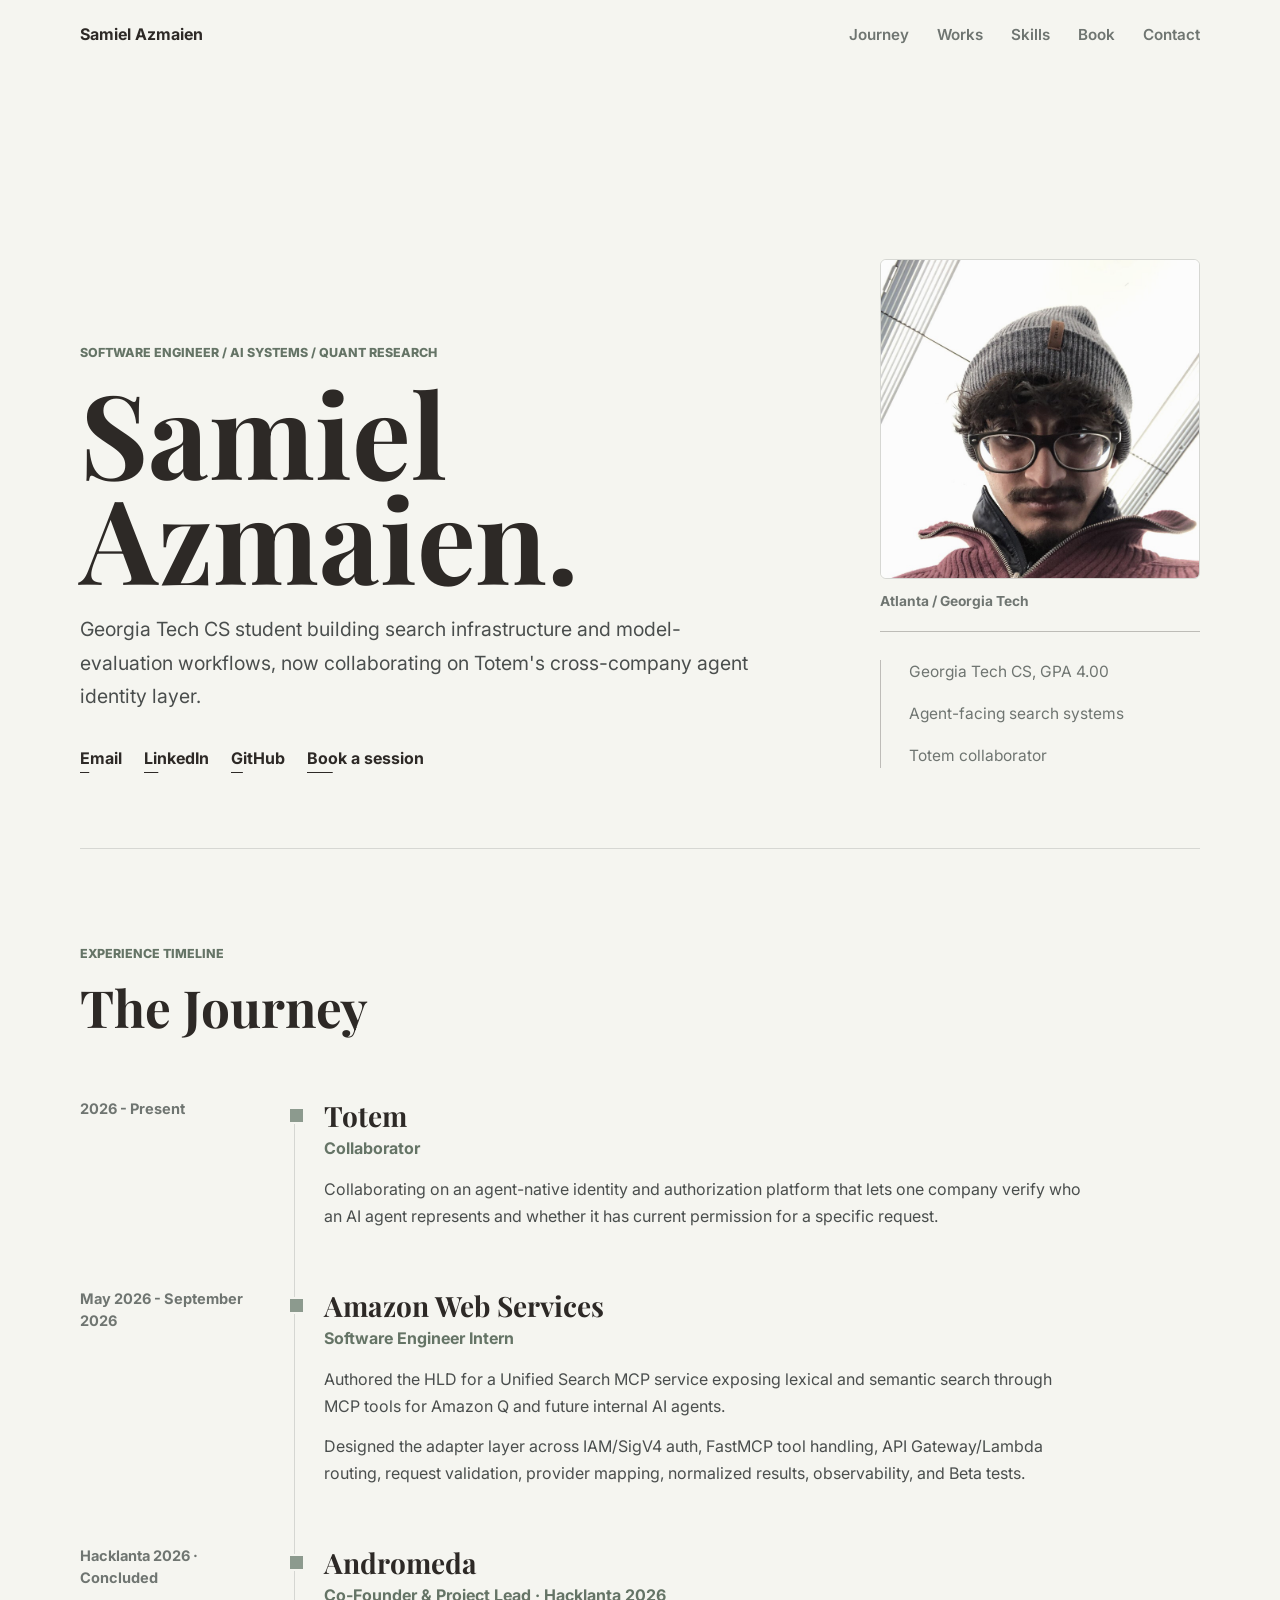
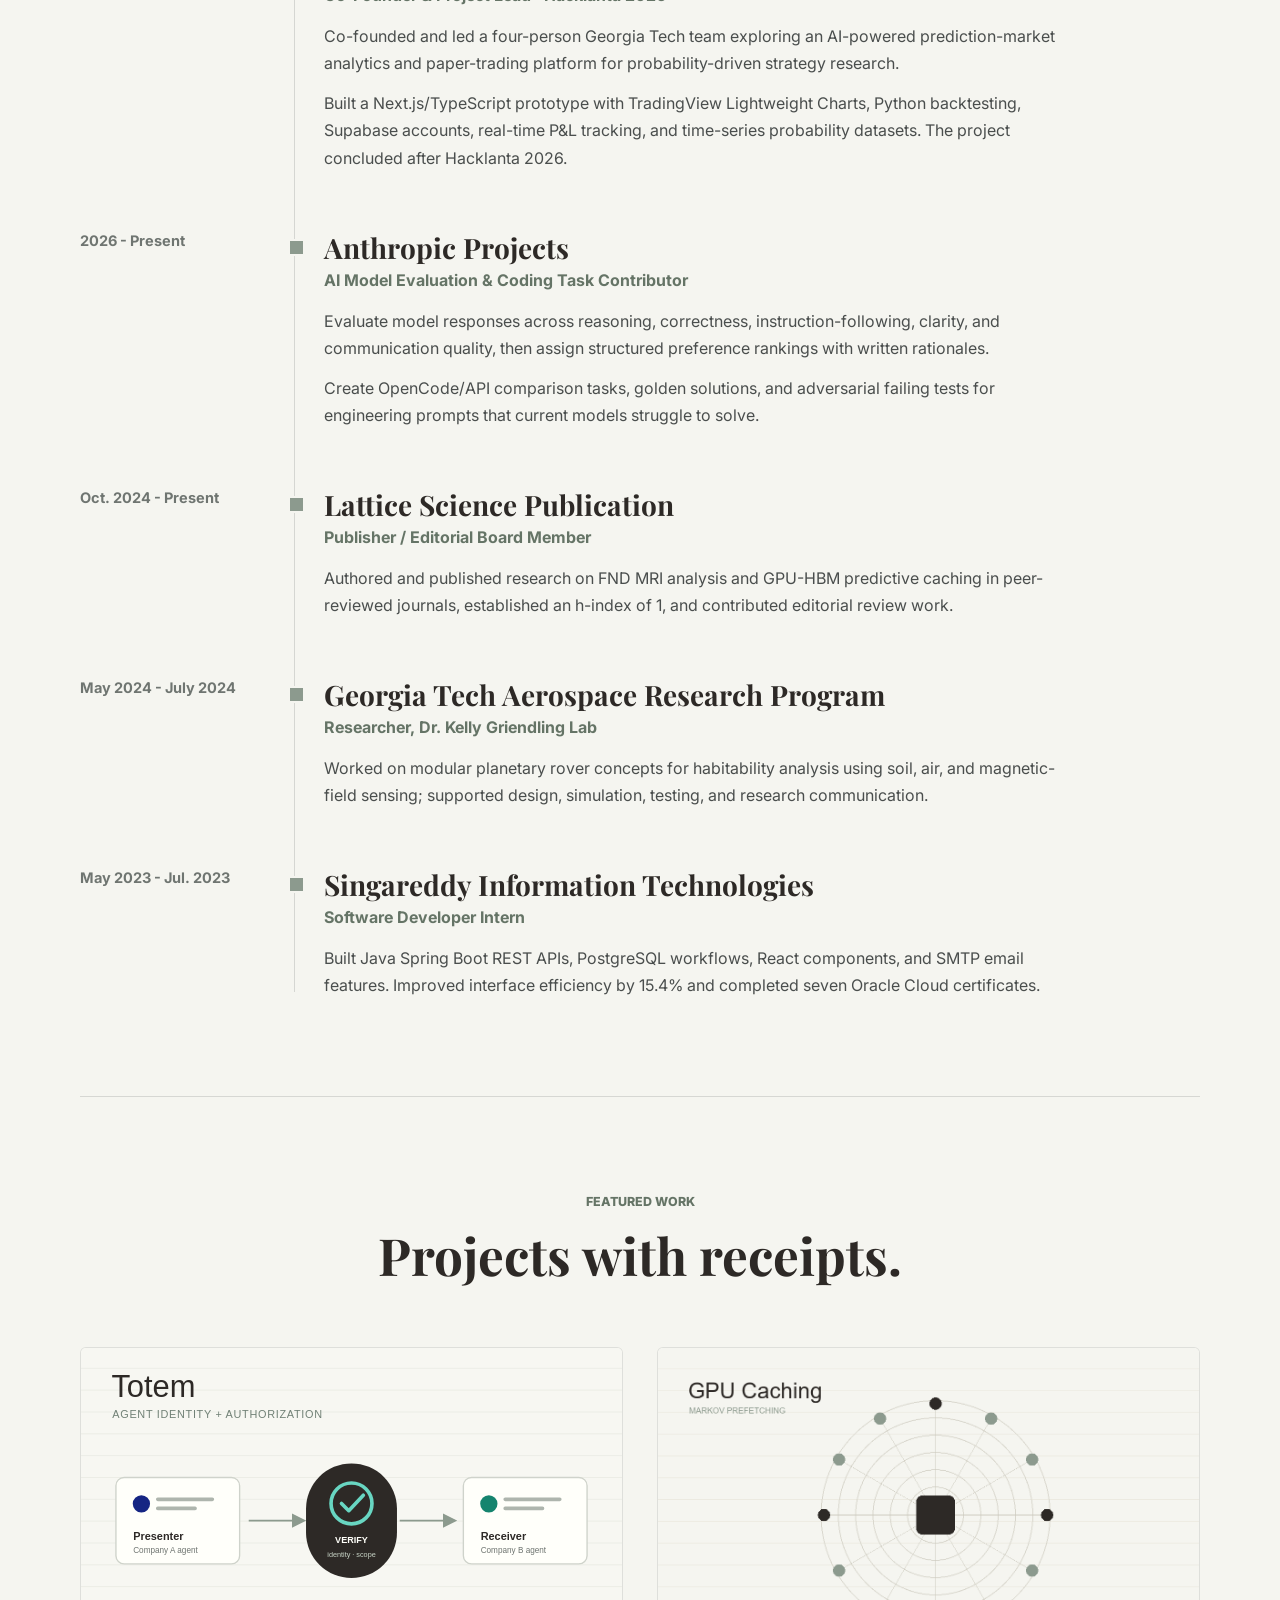
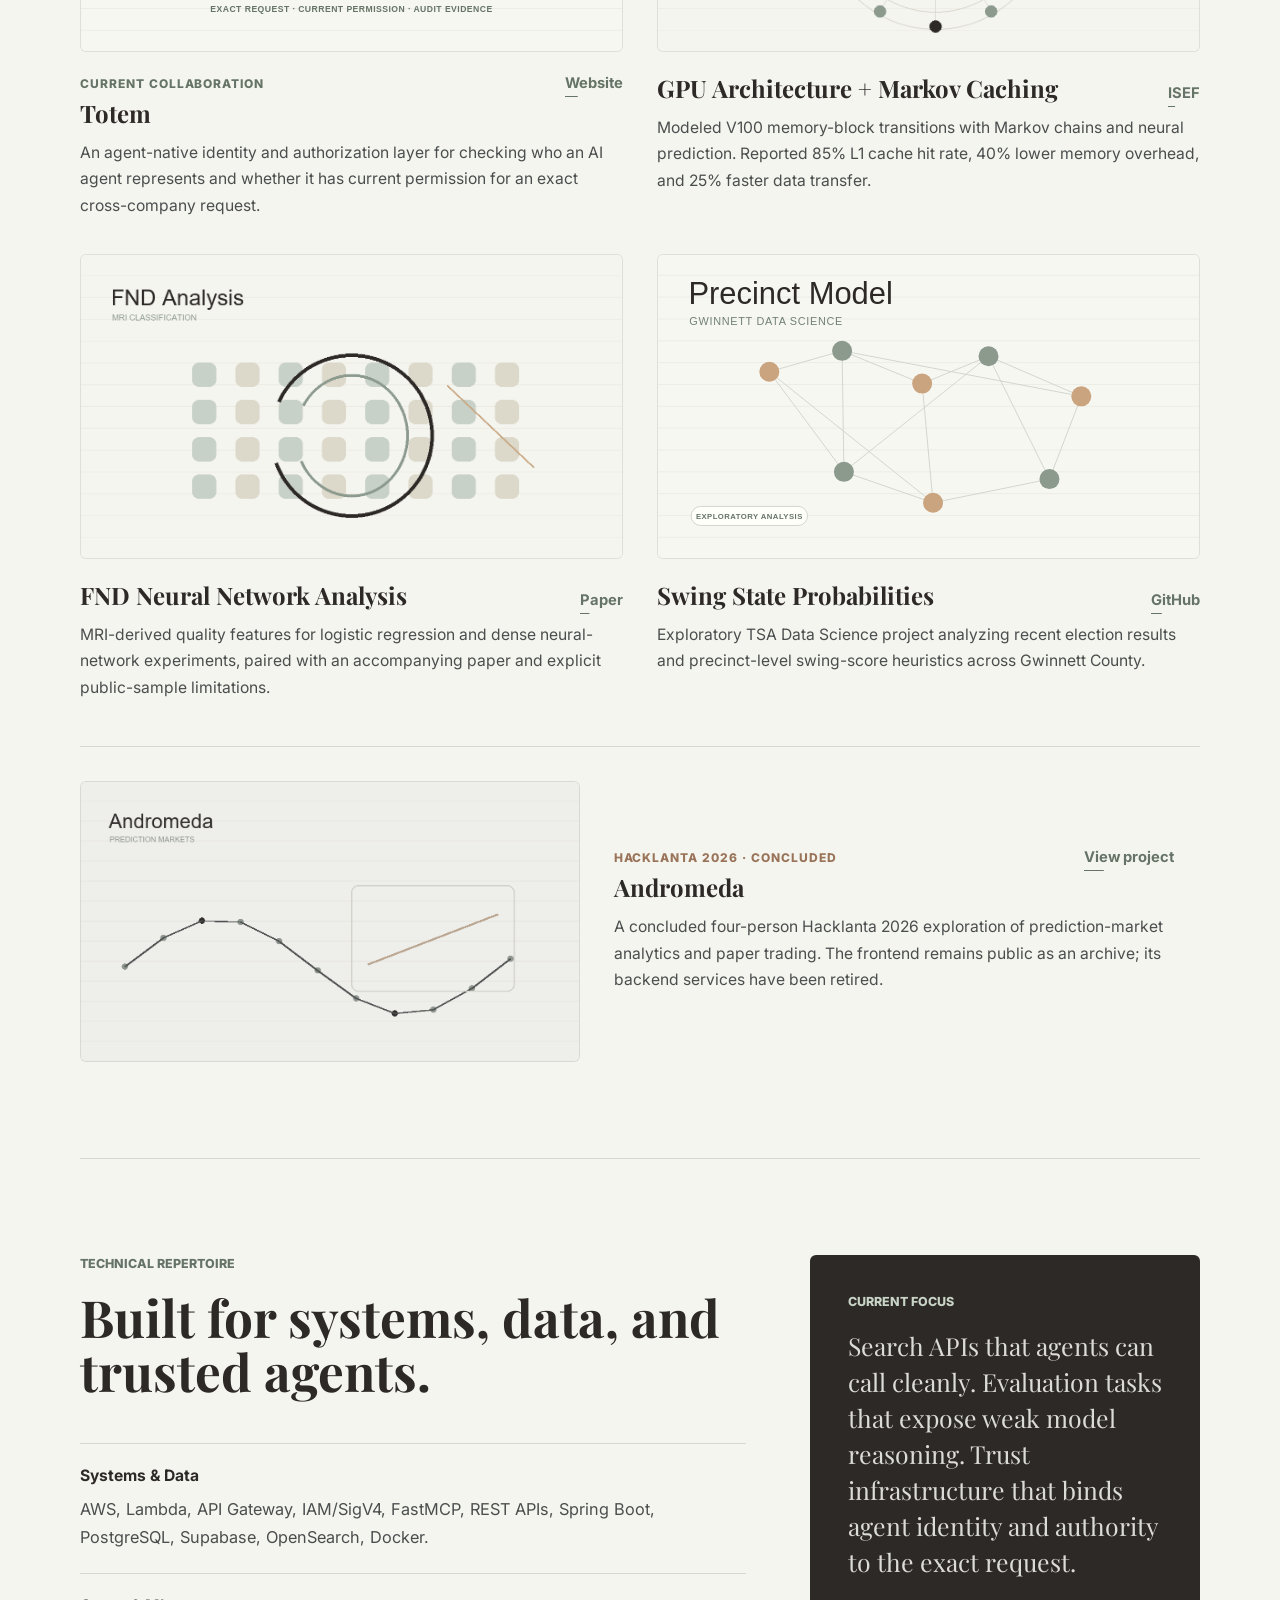
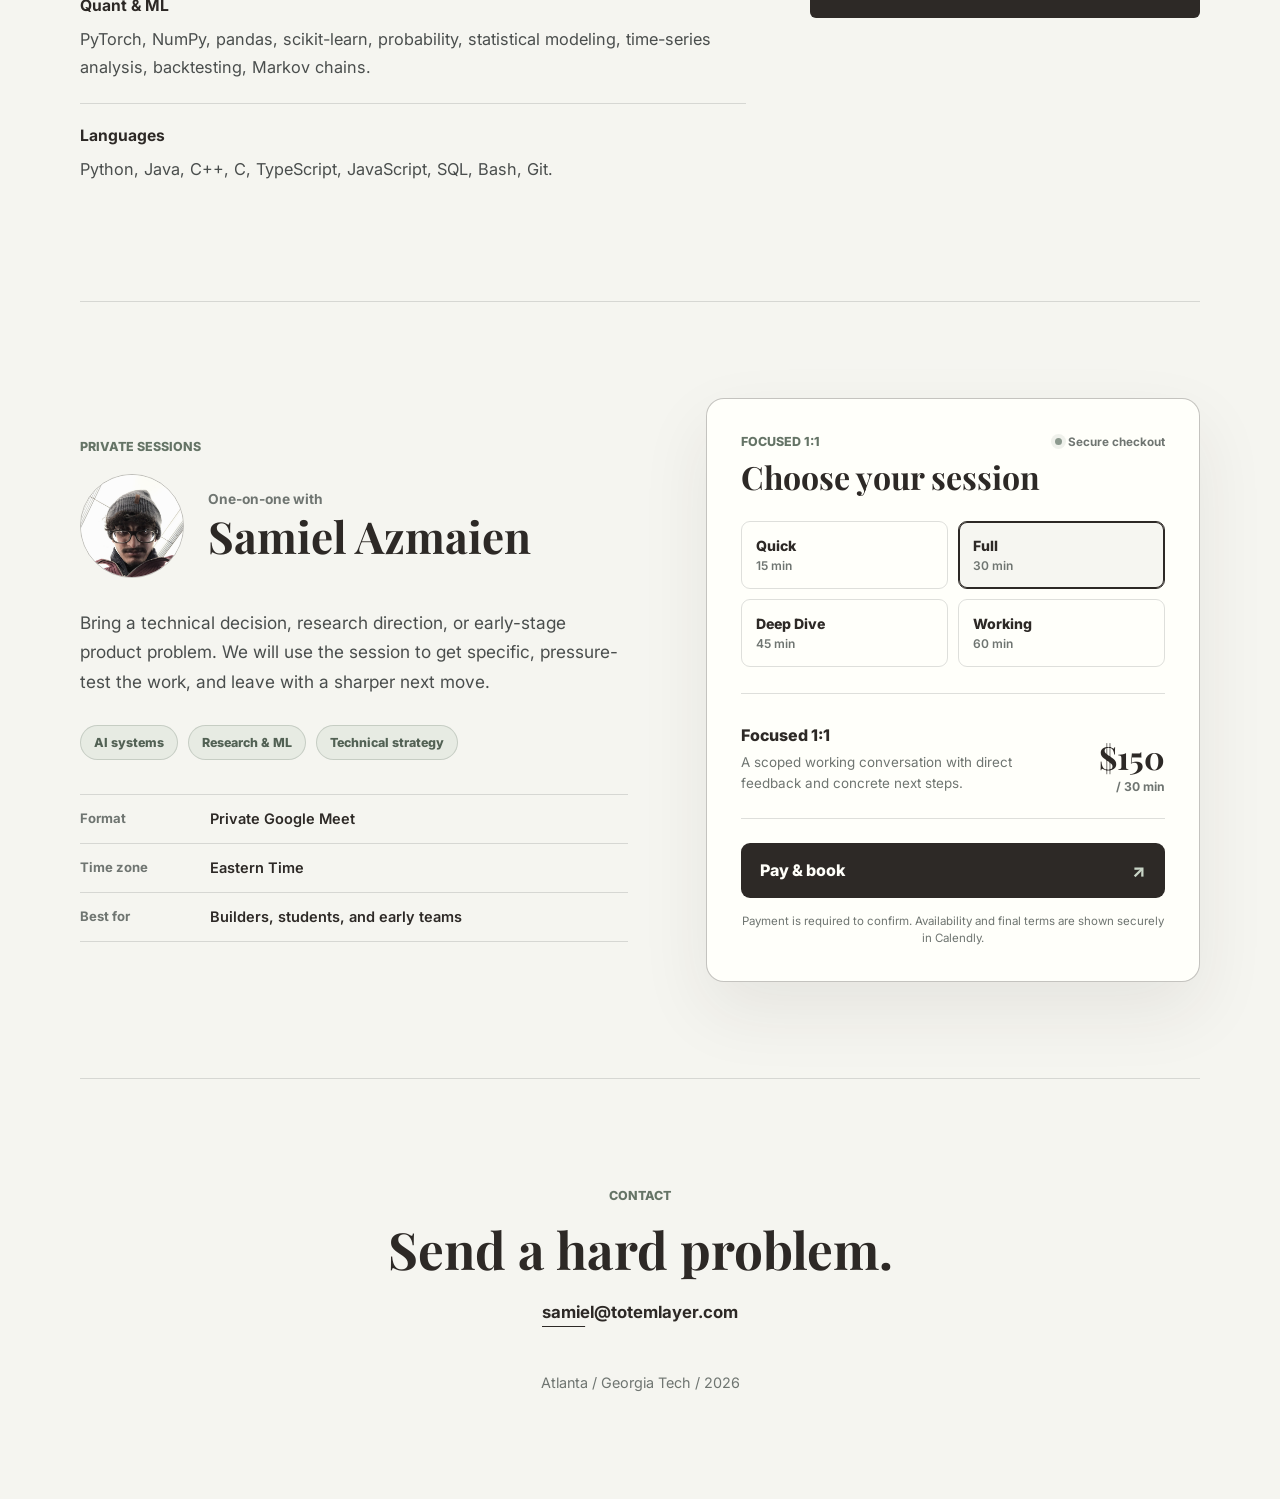
<file: site/index.html>
<!doctype html>
<html lang="en">
  <head>
    <meta charset="utf-8" />
    <meta name="viewport" content="width=device-width, initial-scale=1" />
    <meta
      name="description"
      content="Samiel Azmaien is a Georgia Tech CS student building search systems, model-evaluation workflows, agent identity infrastructure, and machine learning research."
    />
    <title>Samiel Azmaien</title>
    <link rel="preconnect" href="https://fonts.googleapis.com" />
    <link rel="preconnect" href="https://fonts.gstatic.com" crossorigin />
    <link
      href="https://fonts.googleapis.com/css2?family=Inter:wght@400;500;600;700&family=Playfair+Display:wght@600;700&display=swap"
      rel="stylesheet"
    />
    <link rel="stylesheet" href="./styles.css?v=20260915-booking" />
  </head>
  <body>
    <header class="site-header" data-header>
      <nav class="nav" aria-label="Primary navigation">
        <a class="brand" href="#home">Samiel Azmaien</a>
        <div class="nav-links">
          <a href="#journey">Journey</a>
          <a href="#works">Works</a>
          <a href="#repertoire">Skills</a>
          <a href="#book">Book</a>
          <a href="#contact">Contact</a>
        </div>
      </nav>
    </header>

    <main id="home">
      <section class="hero" aria-labelledby="hero-title">
        <div class="hero__copy reveal">
          <p class="eyebrow">Software engineer / AI systems / Quant research</p>
          <h1 id="hero-title">Samiel<br />Azmaien.</h1>
          <p class="hero__lead">
            Georgia Tech CS student building search infrastructure and model-evaluation workflows,
            now collaborating on Totem's cross-company agent identity layer.
          </p>
          <div class="hero__actions" aria-label="Primary links">
            <a href="mailto:samiel@totemlayer.com">Email</a>
            <a href="https://www.linkedin.com/in/samiel-azmaien/" target="_blank" rel="noreferrer">LinkedIn</a>
            <a href="https://github.com/samiel-azmaien" target="_blank" rel="noreferrer">GitHub</a>
            <a href="#book">Book a session</a>
          </div>
        </div>

        <div class="hero__profile reveal">
          <figure class="hero__portrait">
            <img src="./assets/samiel-portrait.jpg" alt="Portrait of Samiel Azmaien" />
            <figcaption>Atlanta / Georgia Tech</figcaption>
          </figure>

          <aside class="hero__notes" aria-label="Current profile">
            <p>Georgia Tech CS, GPA 4.00</p>
            <p>Agent-facing search systems</p>
            <p>Totem collaborator</p>
          </aside>
        </div>
      </section>

      <section class="section journey" id="journey" aria-labelledby="journey-title">
        <div class="section-heading reveal">
          <p class="eyebrow">Experience timeline</p>
          <h2 id="journey-title">The Journey</h2>
        </div>

        <div class="journey-list">
          <article class="journey-item reveal">
            <time datetime="2026">2026 - Present</time>
            <div class="journey-copy">
              <h3>Totem</h3>
              <p class="role">Collaborator</p>
              <p>
                Collaborating on an agent-native identity and authorization platform that lets one company
                verify who an AI agent represents and whether it has current permission for a specific request.
              </p>
            </div>
          </article>

          <article class="journey-item reveal">
            <time datetime="2026-05">May 2026 - September 2026</time>
            <div class="journey-copy">
              <h3>Amazon Web Services</h3>
              <p class="role">Software Engineer Intern</p>
              <p>
                Authored the HLD for a Unified Search MCP service exposing lexical and semantic search through
                MCP tools for Amazon Q and future internal AI agents.
              </p>
              <p>
                Designed the adapter layer across IAM/SigV4 auth, FastMCP tool handling, API Gateway/Lambda
                routing, request validation, provider mapping, normalized results, observability, and Beta tests.
              </p>
            </div>
          </article>

          <article class="journey-item reveal">
            <time datetime="2026">Hacklanta 2026 · Concluded</time>
            <div class="journey-copy">
              <h3>Andromeda</h3>
              <p class="role">Co-Founder &amp; Project Lead · Hacklanta 2026</p>
              <p>
                Co-founded and led a four-person Georgia Tech team exploring an AI-powered prediction-market
                analytics and paper-trading platform for probability-driven strategy research.
              </p>
              <p>
                Built a Next.js/TypeScript prototype with TradingView Lightweight Charts, Python backtesting,
                Supabase accounts, real-time P&amp;L tracking, and time-series probability datasets. The project
                concluded after Hacklanta 2026.
              </p>
            </div>
          </article>

          <article class="journey-item reveal">
            <time datetime="2026">2026 - Present</time>
            <div class="journey-copy">
              <h3>Anthropic Projects</h3>
              <p class="role">AI Model Evaluation &amp; Coding Task Contributor</p>
              <p>
                Evaluate model responses across reasoning, correctness, instruction-following, clarity, and
                communication quality, then assign structured preference rankings with written rationales.
              </p>
              <p>
                Create OpenCode/API comparison tasks, golden solutions, and adversarial failing tests for
                engineering prompts that current models struggle to solve.
              </p>
            </div>
          </article>

          <article class="journey-item reveal">
            <time datetime="2024-10">Oct. 2024 - Present</time>
            <div class="journey-copy">
              <h3>Lattice Science Publication</h3>
              <p class="role">Publisher / Editorial Board Member</p>
              <p>
                Authored and published research on FND MRI analysis and GPU-HBM predictive caching in
                peer-reviewed journals, established an h-index of 1, and contributed editorial review work.
              </p>
            </div>
          </article>

          <article class="journey-item reveal">
            <time datetime="2024-05">May 2024 - July 2024</time>
            <div class="journey-copy">
              <h3>Georgia Tech Aerospace Research Program</h3>
              <p class="role">Researcher, Dr. Kelly Griendling Lab</p>
              <p>
                Worked on modular planetary rover concepts for habitability analysis using soil, air, and
                magnetic-field sensing; supported design, simulation, testing, and research communication.
              </p>
            </div>
          </article>

          <article class="journey-item reveal">
            <time datetime="2023-05">May 2023 - Jul. 2023</time>
            <div class="journey-copy">
              <h3>Singareddy Information Technologies</h3>
              <p class="role">Software Developer Intern</p>
              <p>
                Built Java Spring Boot REST APIs, PostgreSQL workflows, React components, and SMTP email features.
                Improved interface efficiency by 15.4% and completed seven Oracle Cloud certificates.
              </p>
            </div>
          </article>
        </div>
      </section>

      <section class="section works" id="works" aria-labelledby="works-title">
        <div class="section-heading section-heading--center reveal">
          <p class="eyebrow">Featured work</p>
          <h2 id="works-title">Projects with receipts.</h2>
        </div>

        <div class="work-grid">
          <article class="work-card reveal">
            <a
              class="preview"
              href="https://totemlayer.com/"
              target="_blank"
              rel="noreferrer"
              aria-label="Open the Totem website"
            >
              <img src="./assets/preview-totem.svg" alt="Diagram of Totem agent identity verification" />
            </a>
            <div class="work-card__heading">
              <div>
                <p class="work-card__status">Current collaboration</p>
                <h3>Totem</h3>
              </div>
              <a href="https://totemlayer.com/" target="_blank" rel="noreferrer">
                Website
              </a>
            </div>
            <p>
              An agent-native identity and authorization layer for checking who an AI agent represents and
              whether it has current permission for an exact cross-company request.
            </p>
          </article>

          <article class="work-card reveal">
            <a
              class="preview"
              href="https://isef.net/project/soft022t-optimizing-gpu-architecture-markov-based-caching"
              target="_blank"
              rel="noreferrer"
              aria-label="Open GPU architecture project"
            >
              <img src="./assets/preview-gpu.png" alt="GPU Markov caching project preview" />
            </a>
            <div class="work-card__heading">
              <h3>GPU Architecture + Markov Caching</h3>
              <a
                href="https://isef.net/project/soft022t-optimizing-gpu-architecture-markov-based-caching"
                target="_blank"
                rel="noreferrer"
              >
                ISEF
              </a>
            </div>
            <p>
              Modeled V100 memory-block transitions with Markov chains and neural prediction. Reported 85% L1
              cache hit rate, 40% lower memory overhead, and 25% faster data transfer.
            </p>
          </article>

          <article class="work-card reveal">
            <a
              class="preview"
              href="https://papers.ssrn.com/sol3/papers.cfm?abstract_id=4997415"
              target="_blank"
              rel="noreferrer"
              aria-label="Open FND neural network paper"
            >
              <img src="./assets/preview-fnd.png" alt="FND neural network project preview" />
            </a>
            <div class="work-card__heading">
              <h3>FND Neural Network Analysis</h3>
              <a
                href="https://papers.ssrn.com/sol3/papers.cfm?abstract_id=4997415"
                target="_blank"
                rel="noreferrer"
              >
                Paper
              </a>
            </div>
            <p>
              MRI-derived quality features for logistic regression and dense neural-network experiments,
              paired with an accompanying paper and explicit public-sample limitations.
            </p>
          </article>

          <article class="work-card reveal">
            <a
              class="preview"
              href="https://github.com/samiel-azmaien/datascience25"
              target="_blank"
              rel="noreferrer"
              aria-label="Open TSA data science source"
            >
              <img src="./assets/preview-data.svg" alt="Gwinnett precinct data science project preview" />
            </a>
            <div class="work-card__heading">
              <h3>Swing State Probabilities</h3>
              <a href="https://github.com/samiel-azmaien/datascience25" target="_blank" rel="noreferrer">
                GitHub
              </a>
            </div>
            <p>
              Exploratory TSA Data Science project analyzing recent election results and precinct-level
              swing-score heuristics across Gwinnett County.
            </p>
          </article>

          <article class="work-card work-card--archive reveal">
            <a
              class="preview"
              href="https://andromeda-neon-six.vercel.app/"
              target="_blank"
              rel="noreferrer"
              aria-label="Open the concluded Andromeda project"
            >
              <img src="./assets/preview-andromeda.png" alt="Andromeda prediction-market project preview" />
            </a>
            <div class="work-card__body">
              <div class="work-card__heading">
                <div>
                  <p class="work-card__status work-card__status--ended">Hacklanta 2026 · Concluded</p>
                  <h3>Andromeda</h3>
                </div>
                <a href="https://andromeda-neon-six.vercel.app/" target="_blank" rel="noreferrer">
                  View project
                </a>
              </div>
              <p>
                A concluded four-person Hacklanta 2026 exploration of prediction-market analytics and paper
                trading. The frontend remains public as an archive; its backend services have been retired.
              </p>
            </div>
          </article>
        </div>
      </section>

      <section class="section repertoire" id="repertoire" aria-labelledby="repertoire-title">
        <div class="repertoire__copy reveal">
          <p class="eyebrow">Technical repertoire</p>
          <h2 id="repertoire-title">Built for systems, data, and trusted agents.</h2>
          <div class="skill-group">
            <h3>Systems &amp; Data</h3>
            <p>AWS, Lambda, API Gateway, IAM/SigV4, FastMCP, REST APIs, Spring Boot, PostgreSQL, Supabase, OpenSearch, Docker.</p>
          </div>
          <div class="skill-group">
            <h3>Quant &amp; ML</h3>
            <p>PyTorch, NumPy, pandas, scikit-learn, probability, statistical modeling, time-series analysis, backtesting, Markov chains.</p>
          </div>
          <div class="skill-group">
            <h3>Languages</h3>
            <p>Python, Java, C++, C, TypeScript, JavaScript, SQL, Bash, Git.</p>
          </div>
        </div>

        <aside class="focus-panel reveal">
          <p class="eyebrow">Current focus</p>
          <p>
            Search APIs that agents can call cleanly. Evaluation tasks that expose weak model reasoning. Trust
            infrastructure that binds agent identity and authority to the exact request.
          </p>
        </aside>
      </section>

      <section class="section booking" id="book" aria-labelledby="booking-title">
        <div class="booking__profile reveal">
          <p class="eyebrow">Private sessions</p>
          <div class="booking__identity">
            <img src="./assets/samiel-portrait.jpg" alt="Portrait of Samiel Azmaien" />
            <div>
              <p class="booking__kicker">One-on-one with</p>
              <h2 id="booking-title">Samiel Azmaien</h2>
            </div>
          </div>

          <p class="booking__intro">
            Bring a technical decision, research direction, or early-stage product problem. We will use the
            session to get specific, pressure-test the work, and leave with a sharper next move.
          </p>

          <div class="booking__tags" aria-label="Session specialties">
            <span>AI systems</span>
            <span>Research &amp; ML</span>
            <span>Technical strategy</span>
          </div>

          <dl class="booking__details">
            <div>
              <dt>Format</dt>
              <dd>Private Google Meet</dd>
            </div>
            <div>
              <dt>Time zone</dt>
              <dd>Eastern Time</dd>
            </div>
            <div>
              <dt>Best for</dt>
              <dd>Builders, students, and early teams</dd>
            </div>
          </dl>
        </div>

        <aside class="booking-card reveal" aria-labelledby="session-heading">
          <div class="booking-card__topline">
            <p class="eyebrow">Focused 1:1</p>
            <span class="booking-card__secure">Secure checkout</span>
          </div>
          <h3 id="session-heading">Choose your session</h3>

          <div class="session-options" role="tablist" aria-label="Meeting duration">
            <button
              class="session-option"
              type="button"
              role="tab"
              aria-selected="false"
              tabindex="-1"
              data-duration="15 min"
              data-title="Quick Consult"
              data-description="One focused question, a fast review, or a decisive second opinion."
              data-price="$75"
              data-url="https://calendly.com/samiel-totemlayer/15min"
            >
              <span>Quick</span>
              <small>15 min</small>
            </button>
            <button
              class="session-option is-active"
              type="button"
              role="tab"
              aria-selected="true"
              data-duration="30 min"
              data-title="Focused 1:1"
              data-description="A scoped working conversation with direct feedback and concrete next steps."
              data-price="$150"
              data-url="https://calendly.com/samiel-totemlayer/30min"
            >
              <span>Full</span>
              <small>30 min</small>
            </button>
            <button
              class="session-option"
              type="button"
              role="tab"
              aria-selected="false"
              tabindex="-1"
              data-duration="45 min"
              data-title="Deep Dive"
              data-description="A deeper technical, research, or product review with room to unpack tradeoffs."
              data-price="$200"
              data-url="https://calendly.com/samiel-totemlayer/45min"
            >
              <span>Deep Dive</span>
              <small>45 min</small>
            </button>
            <button
              class="session-option"
              type="button"
              role="tab"
              aria-selected="false"
              tabindex="-1"
              data-duration="60 min"
              data-title="Working Session"
              data-description="An extended working block for architecture, implementation, or project strategy."
              data-price="$250"
              data-url="https://calendly.com/samiel-totemlayer/60min"
            >
              <span>Working</span>
              <small>60 min</small>
            </button>
          </div>

          <div class="session-summary" role="tabpanel" aria-live="polite">
            <div>
              <p class="session-summary__label" data-session-title>Focused 1:1</p>
              <p class="session-summary__description" data-session-description>
                A scoped working conversation with direct feedback and concrete next steps.
              </p>
            </div>
            <div class="session-price">
              <strong data-session-price>$150</strong>
              <span data-session-duration>/ 30 min</span>
            </div>
          </div>

          <a
            class="booking-card__cta"
            href="https://calendly.com/samiel-totemlayer/30min"
            target="_blank"
            rel="noreferrer"
            data-booking-link
          >
            Pay &amp; book <span aria-hidden="true">↗</span>
          </a>
          <p class="booking-card__note">
            Payment is required to confirm. Availability and final terms are shown securely in Calendly.
          </p>
        </aside>
      </section>

      <footer class="section footer" id="contact">
        <div class="footer__inner reveal">
          <p class="eyebrow">Contact</p>
          <h2>Send a hard problem.</h2>
          <a class="cta" href="mailto:samiel@totemlayer.com">samiel@totemlayer.com</a>
          <p class="fine-print">Atlanta / Georgia Tech / 2026</p>
        </div>
      </footer>
    </main>

    <script src="./script.js?v=20260915-booking"></script>
  </body>
</html>
</file>
<file: styles.css>
:root {
  --bg: #050505;
  --surface: #0b0b0b;
  --panel: #121212;
  --fg: #f2f0e9;
  --muted: #9c9b95;
  --line: rgba(242, 240, 233, 0.22);
  --line-soft: rgba(242, 240, 233, 0.09);
  --acid: #dfff00;
  --cyan: #40dcff;
  --header-h: 72px;
  --mono: "Space Mono", monospace;
  --display: "VT323", monospace;
  --sans: "Inter", sans-serif;
  --ease: cubic-bezier(0.16, 1, 0.3, 1);
}

* {
  box-sizing: border-box;
}

html {
  scroll-behavior: smooth;
  overflow-x: clip;
  background: var(--bg);
}

body {
  margin: 0;
  overflow-x: hidden;
  background: var(--bg);
  color: var(--fg);
  font-family: var(--sans);
  -webkit-font-smoothing: antialiased;
  transition: background 450ms ease, color 450ms ease;
}

body.is-inverted {
  --bg: #eeeDE7;
  --surface: #e3e2dc;
  --panel: #d8d7d1;
  --fg: #090909;
  --muted: #555650;
  --line: rgba(9, 9, 9, 0.25);
  --line-soft: rgba(9, 9, 9, 0.1);
}

body.is-inverted .portrait-frame img,
body.is-inverted .contact-card img {
  filter: grayscale(1) contrast(1.16) invert(1);
}

body.grid-off .grain,
body.grid-off .scanlines {
  opacity: 0;
}

::selection {
  color: #050505;
  background: var(--acid);
}

a {
  color: inherit;
  text-decoration: none;
}

button,
a {
  -webkit-tap-highlight-color: transparent;
}

button {
  color: inherit;
  font: inherit;
}

img {
  display: block;
  max-width: 100%;
}

.skip-link {
  position: fixed;
  z-index: 10000;
  top: 12px;
  left: 12px;
  padding: 10px 14px;
  color: #050505;
  background: var(--acid);
  font: 700 0.72rem var(--mono);
  transform: translateY(-160%);
}

.skip-link:focus {
  transform: translateY(0);
}

.boot {
  position: fixed;
  z-index: 9999;
  inset: 0;
  display: grid;
  place-items: center;
  color: #f2f0e9;
  background: #050505;
  animation: boot-auto-hide 500ms ease 1500ms forwards;
  transition: opacity 550ms ease, visibility 550ms ease;
}

.boot::before,
.boot::after {
  position: absolute;
  content: "";
  width: 42vw;
  height: 1px;
  background: rgba(255, 255, 255, 0.28);
}

.boot::before {
  top: 50%;
  left: 0;
}

.boot::after {
  top: 50%;
  right: 0;
}

.boot.is-done {
  visibility: hidden;
  opacity: 0;
  pointer-events: none;
  animation: none;
}

.boot__mark {
  position: relative;
  font: 400 clamp(5rem, 16vw, 15rem)/0.72 var(--display);
  letter-spacing: -0.055em;
  text-transform: uppercase;
}

.boot__mark::before,
.boot__mark::after {
  position: absolute;
  inset: 0;
  content: attr(data-text);
  opacity: 0.55;
  clip-path: inset(41% 0 40% 0);
}

.boot__mark::before {
  color: var(--cyan);
  transform: translate(-5px, -2px);
}

.boot__mark::after {
  color: var(--acid);
  transform: translate(5px, 2px);
}

.boot__line {
  position: absolute;
  right: 2rem;
  bottom: 2rem;
  font: 400 0.68rem var(--mono);
  letter-spacing: 0.12em;
}

.grain,
.scanlines {
  position: fixed;
  z-index: 1000;
  inset: 0;
  pointer-events: none;
  transition: opacity 300ms ease;
}

.grain {
  opacity: 0.17;
  background-image:
    radial-gradient(circle at 20% 30%, transparent 0, transparent 1px, rgba(255, 255, 255, 0.38) 1.3px, transparent 1.7px),
    radial-gradient(circle at 80% 70%, transparent 0, transparent 1px, rgba(255, 255, 255, 0.24) 1.3px, transparent 1.8px);
  background-size: 7px 9px, 11px 13px;
  mix-blend-mode: soft-light;
}

.scanlines {
  opacity: 0.095;
  background: repeating-linear-gradient(0deg, transparent 0 3px, rgba(255, 255, 255, 0.2) 4px);
}

.site-header {
  position: fixed;
  z-index: 900;
  top: 0;
  left: 0;
  display: grid;
  grid-template-columns: 1fr auto 1fr;
  align-items: center;
  width: 100%;
  height: var(--header-h);
  padding: 0 clamp(1.25rem, 3vw, 3.25rem);
  border-bottom: 1px solid transparent;
  transition: background 300ms ease, border-color 300ms ease;
}

.site-header.is-scrolled {
  border-color: var(--line-soft);
  background: color-mix(in srgb, var(--bg) 84%, transparent);
  backdrop-filter: blur(16px);
}

.wordmark {
  justify-self: start;
  font: 700 0.92rem var(--mono);
  letter-spacing: -0.04em;
}

.wordmark em {
  color: var(--acid);
  font-style: normal;
}

.nav {
  display: flex;
  align-items: center;
  gap: clamp(1.2rem, 3vw, 3rem);
  font: 400 0.68rem var(--mono);
  letter-spacing: 0.09em;
  text-transform: uppercase;
}

.nav a {
  position: relative;
}

.nav a::after {
  position: absolute;
  right: 0;
  bottom: -5px;
  left: 0;
  height: 1px;
  content: "";
  background: currentColor;
  transform: scaleX(0);
  transform-origin: right;
  transition: transform 250ms ease;
}

.nav a:hover::after,
.nav a:focus-visible::after {
  transform: scaleX(1);
  transform-origin: left;
}

.header-status {
  display: flex;
  justify-self: end;
  align-items: center;
  gap: 0.55rem;
  font: 400 0.62rem var(--mono);
  letter-spacing: 0.08em;
}

.status-dot {
  width: 7px;
  height: 7px;
  border-radius: 50%;
  background: var(--acid);
  box-shadow: 0 0 12px var(--acid);
  animation: pulse 1.8s ease-in-out infinite;
}

main {
  position: relative;
}

.hero {
  position: relative;
  display: grid;
  grid-template-columns: minmax(0, 1fr);
  width: 100%;
  min-height: 100svh;
  padding: calc(var(--header-h) + 3rem) clamp(1.25rem, 3vw, 3.25rem) 2rem;
  overflow: hidden;
  isolation: isolate;
}

.hero::before {
  position: absolute;
  z-index: -5;
  inset: 0;
  content: "";
  background:
    linear-gradient(90deg, transparent 49.95%, var(--line-soft) 50%, transparent 50.05%),
    linear-gradient(0deg, transparent 49.95%, var(--line-soft) 50%, transparent 50.05%);
}

.hero__title-wrap {
  position: relative;
  z-index: 4;
  min-width: 0;
  align-self: start;
}

.kicker {
  margin: 0 0 0.7rem;
  color: var(--muted);
  font: 400 clamp(0.59rem, 0.75vw, 0.72rem) var(--mono);
  letter-spacing: 0.08em;
  text-transform: uppercase;
}

.hero h1 {
  display: flex;
  flex-direction: column;
  margin: 0;
  font: 400 clamp(6.3rem, 18.5vw, 18rem)/0.56 var(--display);
  letter-spacing: -0.075em;
  text-transform: lowercase;
}

.hero h1 span:first-child {
  align-self: flex-start;
}

.hero__surname {
  align-self: flex-end;
  padding-right: 1.2vw;
  font-style: italic;
}

.hero__stage {
  position: absolute;
  z-index: 2;
  top: 47%;
  left: 50%;
  width: min(84vw, 980px);
  height: min(68vw, 660px);
  transform: translate(-50%, -50%);
}

.portrait-frame {
  position: absolute;
  top: 50%;
  left: 50%;
  width: clamp(230px, 25vw, 390px);
  aspect-ratio: 0.88;
  padding: 10px;
  border: 1px solid rgba(242, 240, 233, 0.7);
  background: #050505;
  box-shadow: 0 26px 80px rgba(0, 0, 0, 0.5);
  transform: translate(-50%, -42%) rotate(-4deg);
  transition: transform 220ms var(--ease);
  will-change: transform;
}

.portrait-frame img {
  width: 100%;
  height: 100%;
  object-fit: cover;
  filter: grayscale(1) contrast(1.35) brightness(0.83);
}

.portrait-frame__label {
  position: absolute;
  right: 10px;
  bottom: 10px;
  left: 10px;
  display: flex;
  justify-content: space-between;
  padding: 0.55rem 0.65rem;
  color: #050505;
  background: rgba(242, 240, 233, 0.88);
  font: 700 0.53rem var(--mono);
  letter-spacing: 0.07em;
  backdrop-filter: blur(5px);
}

.frame-corner {
  position: absolute;
  z-index: 2;
  width: 22px;
  height: 22px;
  border-color: var(--acid);
}

.frame-corner--tl { top: -8px; left: -8px; border-top: 2px solid; border-left: 2px solid; }
.frame-corner--tr { top: -8px; right: -8px; border-top: 2px solid; border-right: 2px solid; }
.frame-corner--bl { bottom: -8px; left: -8px; border-bottom: 2px solid; border-left: 2px solid; }
.frame-corner--br { right: -8px; bottom: -8px; border-right: 2px solid; border-bottom: 2px solid; }

.halftone {
  position: absolute;
  border-radius: 47% 53% 58% 42% / 45% 36% 64% 55%;
  background-image: radial-gradient(circle, var(--fg) 0 1.3px, transparent 1.7px);
  background-size: 8px 8px;
  opacity: 0.74;
  filter: contrast(1.3);
}

.halftone--one {
  top: 5%;
  left: 4%;
  width: 42%;
  height: 53%;
  transform: rotate(-18deg);
}

.halftone--two {
  right: 3%;
  bottom: 0;
  width: 40%;
  height: 47%;
  opacity: 0.36;
  transform: rotate(16deg);
}

.star {
  position: absolute;
  color: var(--fg);
  font-family: serif;
  line-height: 1;
  text-shadow: 0 0 40px rgba(255, 255, 255, 0.35);
}

.star--one {
  top: 1%;
  right: 10%;
  font-size: clamp(5rem, 12vw, 11rem);
  animation: star-turn 16s linear infinite;
}

.star--two {
  bottom: 6%;
  left: 9%;
  color: var(--acid);
  font-size: clamp(3rem, 8vw, 7rem);
  animation: star-turn 12s linear infinite reverse;
}

.target,
.contact__reticle {
  position: absolute;
  width: 64px;
  height: 64px;
  border: 1px solid var(--line);
  border-radius: 50%;
}

.target::before,
.target::after,
.contact__reticle::before,
.contact__reticle::after {
  position: absolute;
  top: 50%;
  left: 50%;
  content: "";
  background: var(--fg);
  transform: translate(-50%, -50%);
}

.target::before,
.contact__reticle::before { width: 84px; height: 1px; }
.target::after,
.contact__reticle::after { width: 1px; height: 84px; }

.target--one {
  right: 4%;
  bottom: 18%;
}

.hud {
  position: absolute;
  z-index: 7;
  color: var(--muted);
  font: 400 0.55rem var(--mono);
  letter-spacing: 0.08em;
}

.hud--a { top: 24%; left: 3.25rem; writing-mode: vertical-rl; }
.hud--b { top: 27%; right: 3.25rem; }
.hud--c { right: 3.25rem; bottom: 17%; writing-mode: vertical-rl; }

.hero__footer {
  position: relative;
  z-index: 6;
  display: grid;
  grid-template-columns: minmax(0, 520px) 1fr;
  gap: 3rem;
  align-self: end;
  align-items: end;
  min-width: 0;
}

.hero__footer > p {
  margin: 0;
  color: var(--muted);
  font-size: clamp(0.8rem, 1.1vw, 1rem);
  line-height: 1.55;
}

.hero__links {
  display: flex;
  justify-content: flex-end;
  gap: clamp(0.8rem, 2.5vw, 2.4rem);
  font: 400 0.66rem var(--mono);
  letter-spacing: 0.06em;
  text-transform: uppercase;
}

.hero__links a,
.signal-link,
.contact__links a {
  text-decoration: underline;
  text-decoration-color: var(--line);
  text-underline-offset: 5px;
  transition: color 180ms ease, text-decoration-color 180ms ease;
}

.hero__links a:hover,
.signal-link:hover,
.contact__links a:hover {
  color: var(--acid);
  text-decoration-color: var(--acid);
}

.scroll-cue {
  position: absolute;
  z-index: 7;
  bottom: 1.7rem;
  left: 50%;
  display: flex;
  align-items: center;
  gap: 0.65rem;
  font: 400 0.55rem var(--mono);
  letter-spacing: 0.1em;
  text-transform: uppercase;
  transform: translateX(-50%);
}

.scroll-cue i {
  color: var(--acid);
  font-style: normal;
  animation: bob 1.4s ease-in-out infinite;
}

.signal-strip {
  overflow: hidden;
  border-block: 1px solid var(--fg);
  color: var(--bg);
  background: var(--fg);
}

.signal-strip__track {
  display: flex;
  width: max-content;
  padding: 0.78rem 0;
  font: 700 0.69rem var(--mono);
  letter-spacing: 0.08em;
  animation: marquee 24s linear infinite;
}

.signal-strip__track span {
  padding: 0 1.7rem;
}

.signal-strip__track b {
  color: #87877f;
}

.section-shell {
  position: relative;
  padding: clamp(6rem, 11vw, 10rem) clamp(1.25rem, 6vw, 7rem);
  border-bottom: 1px solid var(--line-soft);
}

.section-index {
  display: block;
  margin-bottom: 1.5rem;
  color: var(--acid);
  font: 700 0.66rem var(--mono);
  letter-spacing: 0.1em;
  text-transform: uppercase;
}

.pixel-title {
  margin: 0;
  font: 400 clamp(4.6rem, 10vw, 10rem)/0.78 var(--display);
  letter-spacing: -0.05em;
  text-transform: lowercase;
}

.manifesto {
  min-height: 86svh;
  background:
    linear-gradient(90deg, transparent calc(50% - 1px), var(--line-soft) 50%, transparent calc(50% + 1px));
}

.manifesto__layout {
  display: grid;
  grid-template-columns: 1.08fr 0.92fr;
  gap: clamp(3rem, 9vw, 10rem);
  align-items: end;
}

.manifesto__copy {
  max-width: 680px;
  padding-bottom: 0.7rem;
}

.manifesto__copy > p {
  margin: 0 0 1.6rem;
  color: var(--muted);
  font-size: clamp(0.92rem, 1.4vw, 1.18rem);
  line-height: 1.65;
}

.manifesto__copy .manifesto__lead {
  color: var(--fg);
  font-size: clamp(1.25rem, 2.2vw, 2.1rem);
  line-height: 1.35;
  letter-spacing: -0.035em;
}

.manifesto__facts {
  display: flex;
  flex-wrap: wrap;
  gap: 0.55rem;
  padding-top: 1.4rem;
  border-top: 1px solid var(--line);
}

.manifesto__facts span,
.booking__meta span {
  padding: 0.48rem 0.62rem;
  border: 1px solid var(--line);
  font: 400 0.58rem var(--mono);
  letter-spacing: 0.06em;
  text-transform: uppercase;
}

.section-bar {
  display: flex;
  justify-content: space-between;
  gap: 2rem;
  align-items: end;
  margin-bottom: clamp(3rem, 7vw, 6rem);
}

.section-bar .section-index {
  margin-bottom: 0.8rem;
}

.section-bar > p {
  max-width: 340px;
  margin: 0;
  color: var(--muted);
  font: 400 0.72rem/1.6 var(--mono);
  text-transform: uppercase;
}

.work {
  background: var(--surface);
}

.field-log {
  overflow: hidden;
  background:
    linear-gradient(90deg, transparent calc(50% - 1px), var(--line-soft) 50%, transparent calc(50% + 1px)),
    var(--surface);
}

.field-grid {
  display: grid;
  grid-template-columns: repeat(12, minmax(0, 1fr));
  grid-template-rows: repeat(15, clamp(50px, 5.5vw, 88px));
  gap: clamp(4px, 0.5vw, 8px);
  max-width: 1500px;
  margin-inline: auto;
}

.field-card,
.field-note,
.field-transition {
  position: relative;
  min-width: 0;
  margin: 0;
  overflow: hidden;
  border: 1px solid var(--line);
  background: #050505;
  isolation: isolate;
}

.field-card {
  --field-tilt: 0deg;
  transform: rotate(var(--field-tilt));
  transition: border-color 220ms ease, transform 500ms var(--ease);
}

.field-card::before,
.field-card::after {
  position: absolute;
  z-index: 2;
  inset: 0;
  content: "";
  pointer-events: none;
}

.field-card::before {
  background:
    linear-gradient(180deg, rgba(5, 5, 5, 0.02) 42%, rgba(5, 5, 5, 0.78) 100%),
    repeating-linear-gradient(0deg, transparent 0 3px, rgba(255, 255, 255, 0.055) 4px);
}

.field-card::after {
  border: 1px solid rgba(223, 255, 0, 0.05);
  background: linear-gradient(135deg, rgba(223, 255, 0, 0.055), transparent 36%);
  mix-blend-mode: screen;
}

.field-card:hover,
.field-card:focus-within {
  z-index: 3;
  border-color: rgba(223, 255, 0, 0.72);
  transform: rotate(0deg) scale(1.015);
}

.field-card__media {
  position: absolute;
  z-index: 0;
  inset: 0;
  width: 100%;
  height: 100%;
  object-fit: cover;
  filter: saturate(0.72) contrast(1.16) brightness(0.88) sepia(0.03);
  transition: filter 420ms var(--ease), transform 700ms var(--ease);
}

.field-card:hover .field-card__media,
.field-card:focus-within .field-card__media {
  filter: saturate(0.9) contrast(1.12) brightness(0.94);
  transform: scale(1.025);
}

.field-card--night .field-card__media {
  filter: saturate(0.6) contrast(1.22) brightness(0.94) hue-rotate(-3deg);
}

.field-card--cool .field-card__media {
  filter: saturate(0.68) contrast(1.18) brightness(0.88) hue-rotate(4deg);
}

.field-card--warm .field-card__media {
  filter: saturate(0.66) contrast(1.16) brightness(0.86) sepia(0.08) hue-rotate(-4deg);
}

.field-card figcaption {
  position: absolute;
  z-index: 4;
  right: 0;
  bottom: 0;
  left: 0;
  display: flex;
  gap: 0.35rem;
  align-items: center;
  padding: 0.65rem 0.72rem;
  color: rgba(242, 240, 233, 0.86);
  font: 400 0.58rem/1.3 var(--mono);
  letter-spacing: 0.055em;
  text-transform: uppercase;
}

.field-card figcaption span {
  color: var(--acid);
  font-weight: 700;
}

.field-card__toggle {
  position: absolute;
  z-index: 5;
  top: 0.65rem;
  right: 0.65rem;
  min-width: 44px;
  min-height: 44px;
  padding: 0.46rem 0.52rem;
  border: 1px solid rgba(242, 240, 233, 0.46);
  color: #f2f0e9;
  background: rgba(5, 5, 5, 0.72);
  font: 700 0.58rem var(--mono);
  letter-spacing: 0.07em;
}

.field-card__toggle:hover,
.field-card__toggle:focus-visible {
  border-color: var(--acid);
  color: #050505;
  background: var(--acid);
}

.field-card__origin-mark {
  position: absolute;
  z-index: 4;
  top: clamp(1rem, 2vw, 2rem);
  left: clamp(1rem, 2vw, 2rem);
  display: grid;
  gap: 0.55rem;
  pointer-events: none;
  text-shadow: 0 2px 24px rgba(0, 0, 0, 0.92);
}

.field-card__origin-mark span {
  color: var(--acid);
  font: 700 0.62rem/1 var(--mono);
  letter-spacing: 0.08em;
}

.field-card__origin-mark strong {
  color: #f2f0e9;
  font: 400 clamp(3.4rem, 5vw, 6.5rem)/0.66 var(--display);
  letter-spacing: -0.04em;
}

.field-transition {
  grid-column: 6 / span 7;
  grid-row: 1 / span 2;
  display: grid;
  grid-template-columns: auto minmax(70px, 1fr) auto;
  grid-template-rows: 1fr auto;
  gap: 0.55rem 1rem;
  align-items: center;
  padding: clamp(1rem, 2vw, 2rem);
  color: #f2f0e9;
  background:
    radial-gradient(circle at 85% 45%, rgba(223, 255, 0, 0.13), transparent 26%),
    repeating-linear-gradient(90deg, transparent 0 31px, rgba(242, 240, 233, 0.05) 31px 32px),
    #080808;
}

.field-transition > span {
  font: 400 clamp(2.8rem, 5vw, 5.8rem)/0.7 var(--display);
  letter-spacing: -0.035em;
}

.field-transition > span:last-of-type { color: var(--acid); }

.field-transition__signal {
  position: relative;
  height: 1px;
  background: linear-gradient(90deg, rgba(242, 240, 233, 0.2), var(--acid));
}

.field-transition__signal::before,
.field-transition__signal::after,
.field-transition__signal i {
  position: absolute;
  top: 50%;
  width: 7px;
  height: 7px;
  content: "";
  border: 1px solid var(--acid);
  background: #080808;
  transform: translateY(-50%) rotate(45deg);
}

.field-transition__signal::before { left: 0; }
.field-transition__signal::after { right: 0; }

.field-transition__signal i {
  left: 45%;
  background: var(--acid);
  box-shadow: 0 0 18px rgba(223, 255, 0, 0.85);
  animation: field-signal 2.8s var(--ease) infinite alternate;
}

.field-transition > p {
  grid-column: 1 / -1;
  margin: 0;
  color: #9c9b95;
  font: 700 0.58rem/1.3 var(--mono);
  letter-spacing: 0.09em;
}

@keyframes field-signal {
  from { left: 0; }
  to { left: calc(100% - 7px); }
}

.field-card--origin { grid-column: 1 / span 5; grid-row: 1 / span 7; --field-tilt: -0.32deg; }
.field-card--bridge { grid-column: 6 / span 7; grid-row: 3 / span 3; --field-tilt: 0.18deg; }
.field-card--city { grid-column: 6 / span 3; grid-row: 6 / span 4; --field-tilt: 0.35deg; }
.field-card--mountain { grid-column: 9 / span 4; grid-row: 6 / span 4; --field-tilt: -0.2deg; }
.field-card--quiet { grid-column: 1 / span 3; grid-row: 8 / span 4; --field-tilt: 0.32deg; }
.field-card--event { grid-column: 4 / span 2; grid-row: 8 / span 4; --field-tilt: 0.28deg; }
.field-card--palace { grid-column: 7 / span 6; grid-row: 10 / span 3; --field-tilt: -0.12deg; }
.field-card--temple { grid-column: 1 / span 3; grid-row: 12 / span 4; --field-tilt: -0.38deg; }
.field-card--hollywood { grid-column: 4 / span 3; grid-row: 12 / span 4; --field-tilt: -0.32deg; }

.field-card--bridge .field-card__media { object-position: 50% 60%; }
.field-card--city .field-card__media { object-position: 50% 42%; }
.field-card--quiet .field-card__media { object-position: 50% 58%; }
.field-card--event .field-card__media { object-position: 50% 48%; }
.field-card--palace .field-card__media { object-position: 50% 54%; }

.field-note {
  grid-column: 7 / span 6;
  grid-row: 13 / span 3;
  display: grid;
  align-content: center;
  padding: clamp(1rem, 3vw, 3rem);
  background:
    radial-gradient(circle at 82% 23%, rgba(223, 255, 0, 0.14), transparent 23%),
    repeating-linear-gradient(90deg, transparent 0 31px, var(--line-soft) 31px 32px),
    #080808;
}

.field-note::before,
.field-note::after {
  position: absolute;
  width: 22px;
  height: 22px;
  content: "";
  border-color: var(--acid);
  opacity: 0.7;
}

.field-note::before {
  top: 0.75rem;
  left: 0.75rem;
  border-top: 1px solid;
  border-left: 1px solid;
}

.field-note::after {
  right: 0.75rem;
  bottom: 0.75rem;
  border-right: 1px solid;
  border-bottom: 1px solid;
}

.field-note > span,
.field-note > p {
  position: relative;
  z-index: 1;
  margin: 0;
  font: 700 0.58rem/1.4 var(--mono);
  letter-spacing: 0.08em;
}

.field-note > span { color: var(--acid); }
.field-note > p { color: #9c9b95; }

.field-note strong {
  position: relative;
  z-index: 1;
  margin: 0.45rem 0 0.65rem;
  color: #f2f0e9;
  font: 400 clamp(3rem, 6vw, 6.8rem)/0.66 var(--display);
  letter-spacing: -0.04em;
}

body.is-inverted .field-card__media {
  filter: grayscale(1) contrast(1.12) brightness(0.78) invert(0.94);
}

.case-studies {
  overflow: hidden;
  background:
    linear-gradient(90deg, transparent calc(50% - 1px), var(--line-soft) 50%, transparent calc(50% + 1px)),
    var(--bg);
}

.work-archive__label {
  display: flex;
  justify-content: space-between;
  max-width: 1500px;
  margin: 0 auto 0.75rem;
  color: var(--muted);
  font: 700 0.58rem var(--mono);
  letter-spacing: 0.09em;
}

.work-archive__label span:first-child {
  color: var(--acid);
}

.case-list {
  display: grid;
  gap: 1px;
  max-width: 1500px;
  margin-inline: auto;
  border: 1px solid var(--line);
  background: var(--line);
}

.case-study {
  position: relative;
  padding: clamp(1.5rem, 4vw, 4rem);
  background: var(--bg);
  isolation: isolate;
}

.case-study::before {
  position: absolute;
  top: 0;
  left: 0;
  width: 0;
  height: 3px;
  content: "";
  background: var(--acid);
  transition: width 500ms var(--ease);
}

.case-study:hover::before,
.case-study:focus-within::before,
.case-study.is-open::before {
  width: 100%;
}

.case-study::after {
  position: absolute;
  z-index: 5;
  top: 0;
  right: 0;
  left: 0;
  height: 2px;
  content: "";
  background: var(--acid);
  box-shadow: 0 0 18px var(--acid);
  opacity: 0;
  pointer-events: none;
}

.case-study.is-transitioning::after {
  animation: archive-scan 700ms var(--ease);
}

.case-study--archive {
  background:
    repeating-linear-gradient(135deg, transparent 0 12px, var(--line-soft) 12px 13px),
    var(--bg);
}

.case-study__trigger {
  display: none;
}

.js-enabled .case-study {
  padding: 0;
}

.js-enabled .case-study__trigger {
  position: relative;
  display: grid;
  grid-template-columns: auto minmax(0, 1fr) auto;
  width: 100%;
  padding: clamp(1.15rem, 2.5vw, 2rem) clamp(1.25rem, 4vw, 4rem);
  border: 0;
  color: var(--fg);
  background: transparent;
  text-align: left;
  align-items: center;
  gap: clamp(1rem, 2.5vw, 2.4rem);
}

.case-study__trigger .case-study__number {
  margin: 0;
  transition: color 260ms ease, background 260ms ease, box-shadow 260ms ease;
}

.case-study__trigger-copy {
  min-width: 0;
}

.case-study__trigger .case-study__eyebrow {
  margin-bottom: 0.35rem;
}

.case-study__trigger h3 {
  overflow-wrap: normal;
  word-break: normal;
  font-size: clamp(2.4rem, 5.2vw, 5.6rem);
  line-height: 0.78;
  transition: font-size 520ms var(--ease), color 200ms ease;
}

.case-study__toggle {
  display: flex;
  align-items: center;
  gap: 0.8rem;
  color: var(--muted);
  font: 700 0.58rem var(--mono);
  letter-spacing: 0.08em;
  white-space: nowrap;
}

.case-study__toggle i {
  position: relative;
  display: block;
  width: 2.5rem;
  height: 2.5rem;
  border: 1px solid var(--line);
  transition: border-color 220ms ease, background 220ms ease, transform 520ms var(--ease);
}

.case-study__toggle i::before,
.case-study__toggle i::after {
  position: absolute;
  top: 50%;
  left: 50%;
  width: 12px;
  height: 1px;
  content: "";
  background: currentColor;
  transform: translate(-50%, -50%);
}

.case-study__toggle i::after {
  transform: translate(-50%, -50%) rotate(90deg);
  transition: transform 420ms var(--ease);
}

.case-study__toggle-close {
  display: none;
}

.case-study__trigger:hover .case-study__toggle,
.case-study__trigger:focus-visible .case-study__toggle {
  color: var(--acid);
}

.case-study.is-open .case-study__trigger {
  padding-top: clamp(1.8rem, 4vw, 3.6rem);
}

.case-study.is-open .case-study__trigger h3 {
  font-size: clamp(3.6rem, 7vw, 7.2rem);
}

.case-study.is-open .case-study__number {
  color: var(--bg);
  background: var(--acid);
  box-shadow: 0 0 22px color-mix(in srgb, var(--acid) 42%, transparent);
}

.case-study.is-open .case-study__toggle i {
  border-color: var(--acid);
  background: color-mix(in srgb, var(--acid) 8%, transparent);
  transform: rotate(180deg);
}

.case-study.is-open .case-study__toggle i::after {
  transform: translate(-50%, -50%) rotate(0deg);
}

.case-study.is-open .case-study__toggle-open {
  display: none;
}

.case-study.is-open .case-study__toggle-close {
  display: inline;
}

.js-enabled .case-study__panel {
  height: 0;
  overflow: hidden;
  opacity: 0;
  visibility: hidden;
  transition: height 560ms var(--ease), opacity 260ms ease, visibility 0s linear 560ms;
  will-change: height, opacity;
}

.js-enabled .case-study.is-open .case-study__panel {
  opacity: 1;
  visibility: visible;
  transition: height 560ms var(--ease), opacity 320ms 110ms ease, visibility 0s linear 0s;
}

.case-study__panel-inner {
  padding: 0 clamp(1.25rem, 4vw, 4rem) clamp(1.5rem, 4vw, 4rem);
  transform: translateY(-18px);
  transition: transform 520ms var(--ease);
}

.case-study.is-open .case-study__panel-inner {
  transform: translateY(0);
}

.js-enabled .case-study__panel .case-study__header {
  display: flex;
  justify-content: flex-end;
}

.js-enabled .case-study__panel .case-study__header > div:first-child {
  display: none;
}

.case-study__header {
  display: grid;
  grid-template-columns: minmax(0, 1fr) auto;
  gap: 2rem;
  align-items: start;
}

.case-study__number {
  display: inline-grid;
  width: 2.4rem;
  height: 2.4rem;
  margin-bottom: 1.4rem;
  border: 1px solid var(--acid);
  color: var(--acid);
  font: 700 0.66rem var(--mono);
  place-items: center;
}

.case-study__eyebrow {
  margin: 0 0 0.55rem;
  color: var(--muted);
  font: 700 0.63rem/1.4 var(--mono);
  letter-spacing: 0.08em;
}

.case-study h3 {
  max-width: 980px;
  margin: 0;
  font: 400 clamp(3.3rem, 7vw, 7.2rem)/0.78 var(--display);
  letter-spacing: -0.04em;
}

.case-study__links {
  display: flex;
  flex-wrap: wrap;
  gap: 0.55rem;
  justify-content: flex-end;
}

.case-study__links a {
  padding: 0.72rem 0.85rem;
  border: 1px solid var(--line);
  font: 700 0.58rem var(--mono);
  letter-spacing: 0.04em;
  text-transform: uppercase;
  transition: color 180ms ease, background 180ms ease, border-color 180ms ease;
}

.case-study__links a:hover,
.case-study__links a:focus-visible {
  border-color: var(--acid);
  color: #050505;
  background: var(--acid);
}

.case-study__summary {
  max-width: 1000px;
  margin: clamp(2rem, 4vw, 3.5rem) 0;
  font-size: clamp(1.12rem, 2vw, 1.8rem);
  line-height: 1.45;
  letter-spacing: -0.025em;
}

.case-study__grid {
  display: grid;
  grid-template-columns: repeat(2, minmax(0, 1fr));
  border-top: 1px solid var(--line);
  border-left: 1px solid var(--line);
}

.case-study__grid > div {
  min-height: 190px;
  padding: clamp(1rem, 2.5vw, 2rem);
  border-right: 1px solid var(--line);
  border-bottom: 1px solid var(--line);
}

.case-study__grid span {
  display: block;
  margin-bottom: 1rem;
  color: var(--acid);
  font: 700 0.62rem var(--mono);
  letter-spacing: 0.08em;
  text-transform: uppercase;
}

.case-study__grid p {
  margin: 0;
  color: var(--muted);
  font-size: 0.92rem;
  line-height: 1.7;
}

.case-study__stack {
  display: flex;
  flex-wrap: wrap;
  gap: 0.5rem;
  margin: 1.2rem 0 0;
  padding: 0;
  list-style: none;
}

.case-study__stack li {
  padding: 0.45rem 0.62rem;
  border: 1px solid var(--line-soft);
  color: var(--muted);
  font: 400 0.57rem var(--mono);
  letter-spacing: 0.04em;
  text-transform: uppercase;
}

.project-viewer {
  position: relative;
  max-width: 1500px;
  margin-inline: auto;
  overflow: hidden;
  border-block: 1px solid var(--line);
  background:
    radial-gradient(circle at 50% 46%, rgba(223, 255, 0, 0.09), transparent 34%),
    linear-gradient(135deg, #060606, #111 48%, #050505);
  isolation: isolate;
}

.project-viewer::before {
  position: absolute;
  z-index: -2;
  inset: 0;
  content: "";
  background-image: radial-gradient(circle, rgba(242, 240, 233, 0.24) 0 1px, transparent 1.6px);
  background-size: 8px 8px;
  opacity: 0.32;
  clip-path: polygon(4% 18%, 43% 4%, 92% 24%, 98% 76%, 70% 96%, 8% 84%);
  transform: rotate(-5deg) scale(1.08);
}

.project-viewer::after {
  position: absolute;
  z-index: -1;
  inset: 0;
  content: "";
  background:
    linear-gradient(90deg, transparent 49.95%, rgba(242, 240, 233, 0.1) 50%, transparent 50.05%),
    linear-gradient(0deg, transparent 49.95%, rgba(242, 240, 233, 0.1) 50%, transparent 50.05%);
  pointer-events: none;
}

.deck-scene {
  position: relative;
  display: grid;
  min-height: clamp(620px, 70vw, 900px);
  padding: clamp(5rem, 11vw, 10rem) clamp(1rem, 4vw, 4rem);
  perspective: 1500px;
  place-items: center;
}

.deck-orbit {
  position: absolute;
  border: 1px solid rgba(242, 240, 233, 0.16);
  border-radius: 50%;
  pointer-events: none;
}

.deck-orbit::before,
.deck-orbit::after {
  position: absolute;
  content: "";
  background: var(--acid);
}

.deck-orbit::before {
  top: 50%;
  right: -7px;
  width: 13px;
  height: 1px;
}

.deck-orbit::after {
  top: -7px;
  left: 50%;
  width: 1px;
  height: 13px;
}

.deck-orbit--a {
  width: min(84vw, 1120px);
  aspect-ratio: 2.1;
  transform: rotate(-11deg);
}

.deck-orbit--b {
  width: min(64vw, 860px);
  aspect-ratio: 1.55;
  opacity: 0.6;
  transform: rotate(14deg);
}

.system-deck {
  position: relative;
  z-index: 2;
  width: min(84vw, 1120px);
  aspect-ratio: 2.72;
  border: 1px solid #4f5153;
  border-radius: 13% / 31%;
  background:
    linear-gradient(107deg, rgba(255, 255, 255, 0.12), transparent 11% 86%, rgba(255, 255, 255, 0.09)),
    linear-gradient(180deg, #1f2225, #070809 48%, #141618);
  box-shadow:
    0 56px 100px rgba(0, 0, 0, 0.75),
    0 8px 0 #020202,
    inset 0 1px 0 rgba(255, 255, 255, 0.2),
    inset 0 -10px 20px rgba(0, 0, 0, 0.8);
  transform: rotateX(var(--deck-rx, 7deg)) rotateY(var(--deck-ry, -7deg)) rotateZ(-2deg);
  transform-style: preserve-3d;
  transition: transform 220ms var(--ease), filter 400ms ease;
  will-change: transform;
}

.system-deck:focus-visible {
  outline-offset: 12px;
}

.system-deck__edge {
  position: absolute;
  z-index: -1;
  inset: 3px -6px -9px 5px;
  content: "";
  border-radius: inherit;
  background: #020303;
  transform: translateZ(-16px);
}

.system-deck__brand {
  position: relative;
  z-index: 5;
  display: flex;
  justify-content: space-between;
  align-items: center;
  width: 55%;
  margin: 1.2% auto 0;
  color: rgba(255, 255, 255, 0.55);
  font: 400 clamp(0.35rem, 0.6vw, 0.56rem) var(--mono);
  letter-spacing: 0.09em;
}

.system-deck__brand span {
  color: #f0f0ed;
  font-weight: 700;
}

.system-deck__brand i {
  font-style: normal;
}

.deck-screen {
  position: absolute;
  z-index: 3;
  top: 8%;
  left: 21.5%;
  width: 57%;
  height: 82%;
  overflow: hidden;
  border: clamp(5px, 0.8vw, 12px) solid #050607;
  border-radius: 2.5%;
  background: #020202;
  box-shadow:
    0 0 0 1px #3e4143,
    0 0 28px rgba(0, 0, 0, 0.9),
    inset 0 0 22px rgba(0, 0, 0, 0.9);
  transform: translateZ(15px);
}

.deck-screen video {
  width: 100%;
  height: 100%;
  object-fit: cover;
  filter: grayscale(0.82) contrast(1.25) brightness(0.82) saturate(0.6);
  transition: opacity 240ms ease, filter 400ms ease, transform 7s linear;
}

.deck-screen video.is-switching {
  opacity: 0;
  transform: scale(1.06);
}

.deck-screen__shade {
  position: absolute;
  inset: 0;
  background:
    linear-gradient(180deg, rgba(0, 0, 0, 0.04), rgba(0, 0, 0, 0.16) 45%, rgba(0, 0, 0, 0.84)),
    radial-gradient(circle at center, transparent 40%, rgba(0, 0, 0, 0.45));
  pointer-events: none;
}

.deck-screen__scan {
  position: absolute;
  top: 0;
  right: 0;
  left: 0;
  height: 1px;
  background: var(--acid);
  box-shadow: 0 0 16px var(--acid);
  opacity: 0.62;
  animation: scan 4.4s ease-in-out infinite;
}

.deck-screen__hud {
  position: absolute;
  z-index: 3;
  inset: 0;
  display: flex;
  flex-direction: column;
  justify-content: space-between;
  padding: clamp(0.7rem, 1.5vw, 1.5rem);
  color: #fff;
  pointer-events: none;
}

.deck-screen__topline {
  display: flex;
  justify-content: space-between;
  font: 700 clamp(0.35rem, 0.58vw, 0.55rem) var(--mono);
  letter-spacing: 0.08em;
  text-transform: uppercase;
}

.deck-screen__topline span:last-child {
  display: flex;
  align-items: center;
  gap: 0.4rem;
}

.deck-screen__topline i {
  width: 6px;
  height: 6px;
  border-radius: 50%;
  background: #ff3b30;
  box-shadow: 0 0 8px #ff3b30;
  animation: pulse 1s ease-in-out infinite;
}

.deck-screen__copy p {
  margin: 0 0 0.5rem;
  font: 400 clamp(0.38rem, 0.68vw, 0.66rem) var(--mono);
  letter-spacing: 0.06em;
}

.deck-screen__copy p span {
  color: var(--acid);
}

.deck-screen__copy h3 {
  max-width: 89%;
  margin: 0;
  font: 400 clamp(2.5rem, 5.7vw, 6rem)/0.72 var(--display);
  letter-spacing: -0.04em;
  text-shadow: 0 2px 16px rgba(0, 0, 0, 0.65);
}

.deck-screen__open {
  position: absolute;
  right: clamp(0.6rem, 1.5vw, 1.5rem);
  bottom: clamp(0.6rem, 1.5vw, 1.5rem);
  display: grid;
  width: clamp(28px, 3vw, 44px);
  aspect-ratio: 1;
  border: 1px solid rgba(255, 255, 255, 0.65);
  color: #fff;
  font: 400 clamp(0.8rem, 1.3vw, 1.2rem) var(--mono);
  pointer-events: auto;
  place-items: center;
  transition: color 180ms ease, background 180ms ease;
}

.deck-screen__open:hover {
  color: #050505;
  background: var(--acid);
  border-color: var(--acid);
}

.deck-control {
  position: absolute;
  z-index: 4;
  top: 17%;
  width: 17%;
  height: 67%;
  transform: translateZ(20px);
}

.deck-control--left {
  left: 2.3%;
}

.deck-control--right {
  right: 2.3%;
}

.deck-stick {
  position: absolute;
  top: 5%;
  left: 28%;
  width: 45%;
  aspect-ratio: 1;
  border: 1px solid #4d5154;
  border-radius: 50%;
  background:
    repeating-radial-gradient(circle, #121416 0 3px, #24272a 4px 5px),
    #111;
  box-shadow: 0 6px 10px #000, inset 0 2px 3px rgba(255, 255, 255, 0.12);
}

.deck-dpad {
  position: absolute;
  bottom: 7%;
  left: 31%;
  width: 39%;
  aspect-ratio: 1;
}

.deck-dpad i {
  position: absolute;
  top: 35%;
  left: 0;
  width: 100%;
  height: 30%;
  border-radius: 4px;
  background: #16191b;
  box-shadow: 0 4px 5px #000, inset 0 1px rgba(255, 255, 255, 0.08);
}

.deck-dpad i:last-child {
  transform: rotate(90deg);
}

.deck-button {
  position: absolute;
  display: grid;
  width: 27%;
  aspect-ratio: 1;
  border: 1px solid #4d5154;
  border-radius: 50%;
  color: rgba(255, 255, 255, 0.58);
  background: linear-gradient(145deg, #262a2c, #0b0d0e);
  box-shadow: 0 4px 7px #000, inset 0 1px rgba(255, 255, 255, 0.16);
  font: 400 clamp(0.42rem, 0.9vw, 0.8rem) var(--mono);
  place-items: center;
}

.deck-button--a { top: 4%; left: 37%; }
.deck-button--b { top: 31%; right: 6%; }
.deck-button--c { bottom: 7%; left: 37%; }
.deck-button--d { top: 31%; left: 6%; }

.deck-speakers {
  position: absolute;
  z-index: 5;
  bottom: 11%;
  width: 7.5%;
  height: 5%;
  background-image: radial-gradient(circle, #000 0 1.1px, transparent 1.4px);
  background-size: 6px 6px;
  opacity: 0.75;
}

.deck-speakers--left { left: 10%; }
.deck-speakers--right { right: 10%; }

.deck-led {
  position: absolute;
  right: 22%;
  bottom: 3.4%;
  display: flex;
  align-items: center;
  gap: 0.35rem;
  color: rgba(255, 255, 255, 0.46);
  font: 400 clamp(0.3rem, 0.46vw, 0.42rem) var(--mono);
  letter-spacing: 0.08em;
}

.deck-led i {
  width: 5px;
  height: 5px;
  border-radius: 50%;
  background: var(--acid);
  box-shadow: 0 0 7px var(--acid);
}

.project-console {
  display: grid;
  grid-template-columns: 110px 1fr auto;
  min-height: 88px;
  border-top: 1px solid var(--line);
  background: rgba(5, 5, 5, 0.82);
  backdrop-filter: blur(14px);
}

.project-counter {
  display: flex;
  align-items: baseline;
  justify-content: center;
  gap: 0.25rem;
  border-right: 1px solid var(--line);
  font-family: var(--mono);
}

.project-counter strong {
  color: var(--acid);
  font-size: 1.2rem;
}

.project-counter span {
  color: var(--muted);
  font-size: 0.68rem;
}

.project-dots {
  display: grid;
  grid-template-columns: repeat(5, 1fr);
}

.project-dot,
.project-arrows button,
.display-controls button,
.session-option {
  border: 0;
  border-radius: 0;
  background: transparent;
  cursor: pointer;
}

.project-dot {
  display: flex;
  flex-direction: column;
  align-items: flex-start;
  justify-content: center;
  gap: 0.35rem;
  padding: 1rem 1.2rem;
  border-right: 1px solid var(--line);
  color: var(--muted);
  font: 400 0.63rem var(--mono);
  transition: color 180ms ease, background 180ms ease;
}

.project-dot span {
  font-size: 0.52rem;
}

.project-dot:hover,
.project-dot.is-active {
  color: #050505;
  background: var(--acid);
}

.project-arrows {
  display: flex;
}

.project-arrows button {
  width: 74px;
  border-left: 1px solid var(--line);
  color: #fff;
  font-size: 1.2rem;
  transition: color 180ms ease, background 180ms ease;
}

.project-arrows button:hover {
  color: #050505;
  background: #fff;
}

.project-readout {
  display: grid;
  grid-template-columns: 110px minmax(0, 1fr) auto;
  gap: clamp(1.5rem, 4vw, 4rem);
  align-items: start;
  padding: 2rem clamp(1rem, 3vw, 3rem);
  border-top: 1px solid var(--line);
  background: rgba(5, 5, 5, 0.7);
}

.project-readout > span {
  color: var(--acid);
  font: 700 0.55rem var(--mono);
  letter-spacing: 0.08em;
}

.project-readout p {
  max-width: 820px;
  margin: 0;
  color: #aaa9a4;
  font-size: clamp(0.8rem, 1.1vw, 0.95rem);
  line-height: 1.65;
}

.signal-link {
  align-self: flex-start;
  color: #f2f0e9;
  font: 700 0.64rem var(--mono);
  letter-spacing: 0.07em;
  text-transform: uppercase;
}

.system-log {
  overflow: hidden;
}

.work-archive__divider {
  margin-top: clamp(6rem, 10vw, 10rem);
  padding-top: clamp(4rem, 7vw, 7rem);
  border-top: 1px solid var(--line);
}

.log-list {
  position: relative;
  max-width: 1440px;
  margin-inline: auto;
}

.log-list::before {
  position: absolute;
  top: 0;
  bottom: 0;
  left: calc(20% + 6px);
  width: 1px;
  content: "";
  background: var(--line);
}

.log-entry {
  display: grid;
  grid-template-columns: 20% 1fr;
  gap: clamp(2.2rem, 7vw, 7rem);
  padding: 3.25rem 0;
  border-top: 1px solid var(--line-soft);
}

.log-entry:last-child {
  border-bottom: 1px solid var(--line-soft);
}

.log-entry time {
  padding-top: 0.3rem;
  color: var(--muted);
  font: 400 0.64rem var(--mono);
  letter-spacing: 0.06em;
}

.log-entry__marker {
  position: absolute;
  left: calc(20% + 1px);
  width: 11px;
  height: 11px;
  margin-top: 0.35rem;
  border: 2px solid var(--bg);
  background: var(--acid);
  box-shadow: 0 0 0 1px var(--acid);
}

.log-entry__tag {
  margin: 0 0 0.85rem !important;
  color: var(--acid) !important;
  font: 700 0.58rem var(--mono) !important;
  letter-spacing: 0.08em;
}

.log-entry h3 {
  margin: 0;
  font: 400 clamp(2.8rem, 5vw, 5.3rem)/0.85 var(--display);
  letter-spacing: -0.035em;
}

.log-entry h4 {
  margin: 0.75rem 0 1.1rem;
  font-size: clamp(0.84rem, 1.2vw, 1.05rem);
  font-weight: 600;
}

.log-entry div:last-child > p:last-child {
  max-width: 880px;
  margin: 0;
  color: var(--muted);
  font-size: 0.91rem;
  line-height: 1.65;
}

.capabilities {
  display: grid;
  grid-template-columns: minmax(360px, 0.85fr) 1.15fr;
  gap: clamp(4rem, 10vw, 12rem);
  align-items: center;
  min-height: 92svh;
  background: var(--surface);
}

.capabilities__visual {
  position: relative;
  min-height: 560px;
}

.disc {
  position: absolute;
  border-radius: 50%;
  background-image: radial-gradient(circle, var(--fg) 0 1.15px, transparent 1.6px);
  background-size: 7px 7px;
}

.disc--a {
  top: 2%;
  left: 2%;
  width: min(34vw, 470px);
  aspect-ratio: 1;
  animation: float 8s ease-in-out infinite;
}

.disc--b {
  right: 0;
  bottom: 0;
  width: min(24vw, 340px);
  aspect-ratio: 1;
  opacity: 0.4;
  animation: float 7s 1s ease-in-out infinite reverse;
}

.capabilities__crosshair {
  position: absolute;
  top: 50%;
  left: 50%;
  z-index: 2;
  color: var(--acid);
  font: 400 11rem/1 var(--display);
  transform: translate(-50%, -50%);
}

.capabilities__copy .section-index {
  margin-bottom: 1.2rem;
}

.capabilities__copy .pixel-title {
  margin-bottom: 3.5rem;
}

.capability-row {
  display: grid;
  grid-template-columns: minmax(130px, 0.32fr) 1fr;
  gap: 2rem;
  padding: 1.5rem 0;
  border-top: 1px solid var(--line);
}

.capability-row:last-child {
  border-bottom: 1px solid var(--line);
}

.capability-row span {
  color: var(--acid);
  font: 700 0.62rem var(--mono);
  letter-spacing: 0.06em;
  text-transform: uppercase;
}

.capability-row p {
  margin: 0;
  color: var(--muted);
  font-size: 0.88rem;
  line-height: 1.65;
}

.booking {
  display: grid;
  grid-template-columns: 0.75fr 1.25fr;
  gap: clamp(3rem, 8vw, 9rem);
  align-items: center;
  min-height: 100svh;
}

.booking__intro .pixel-title {
  margin-bottom: 2rem;
}

.booking__intro > p {
  max-width: 620px;
  margin: 0 0 2rem;
  color: var(--muted);
  line-height: 1.7;
}

.booking__meta {
  display: flex;
  flex-wrap: wrap;
  gap: 0.5rem;
}

.booking-console {
  border: 1px solid var(--line);
  background: var(--surface);
  box-shadow: 18px 18px 0 var(--line-soft);
}

.booking-console__header {
  display: flex;
  justify-content: space-between;
  align-items: center;
  padding: 1.15rem 1.25rem;
  border-bottom: 1px solid var(--line);
  font: 400 0.62rem var(--mono);
  letter-spacing: 0.05em;
}

.status-live {
  display: flex;
  align-items: center;
  gap: 0.4rem;
  color: var(--acid);
}

.status-live::before {
  width: 6px;
  height: 6px;
  border-radius: 50%;
  content: "";
  background: currentColor;
  box-shadow: 0 0 8px currentColor;
}

.session-options {
  display: grid;
  grid-template-columns: repeat(4, 1fr);
  border-bottom: 1px solid var(--line);
}

.session-option {
  display: flex;
  min-height: 142px;
  flex-direction: column;
  align-items: flex-start;
  justify-content: space-between;
  padding: 1rem;
  border-right: 1px solid var(--line);
  transition: color 180ms ease, background 180ms ease;
}

.session-option:last-child {
  border-right: 0;
}

.session-option span,
.session-option small {
  color: var(--muted);
  font: 400 0.55rem var(--mono);
}

.session-option strong {
  font: 400 1.8rem var(--display);
  letter-spacing: -0.025em;
}

.session-option:hover,
.session-option.is-active {
  color: #050505;
  background: var(--acid);
}

.session-option:hover span,
.session-option:hover small,
.session-option.is-active span,
.session-option.is-active small {
  color: rgba(5, 5, 5, 0.65);
}

.session-output {
  display: grid;
  grid-template-columns: 1fr auto;
  gap: 2rem;
  align-items: end;
  min-height: 250px;
  padding: clamp(1.7rem, 4vw, 3.6rem);
}

.session-output > div:first-child > span {
  color: var(--acid);
  font: 700 0.56rem var(--mono);
  letter-spacing: 0.07em;
}

.session-output h3 {
  margin: 0.7rem 0 1rem;
  font: 400 clamp(3.3rem, 6vw, 5.8rem)/0.8 var(--display);
}

.session-output p {
  max-width: 570px;
  margin: 0;
  color: var(--muted);
  font-size: 0.86rem;
  line-height: 1.6;
}

.session-price {
  display: flex;
  flex-direction: column;
  align-items: flex-end;
}

.session-price strong {
  font: 400 clamp(2.8rem, 5vw, 4.7rem)/1 var(--display);
}

.session-price span {
  color: var(--muted);
  font: 400 0.58rem var(--mono);
}

.booking-cta {
  display: flex;
  justify-content: space-between;
  align-items: center;
  padding: 1.4rem 1.6rem;
  color: #050505;
  background: var(--fg);
  font: 700 0.72rem var(--mono);
  letter-spacing: 0.08em;
  transition: background 180ms ease;
}

.booking-cta:hover {
  background: var(--acid);
}

.booking-cta span {
  font-size: 1.2rem;
}

.contact {
  display: grid;
  min-height: 100svh;
  align-content: center;
  overflow: hidden;
  background: var(--surface);
  isolation: isolate;
}

.system-deck::before {
  position: absolute;
  z-index: 0;
  inset: 7% 1%;
  content: "";
  border: 1px solid #313638;
  border-radius: 27% / 48%;
  background:
    radial-gradient(circle at 13% 50%, #292d2e 0 4.8%, #0b0d0e 5% 7.2%, transparent 7.4%),
    radial-gradient(circle at 87% 50%, #292d2e 0 4.8%, #0b0d0e 5% 7.2%, transparent 7.4%),
    linear-gradient(165deg, #202426 0%, #070909 42%, #16191a 100%);
  box-shadow: 0 32px 55px rgba(0, 0, 0, 0.78), inset 0 1px rgba(255, 255, 255, 0.08);
  opacity: 1;
  transition: opacity 240ms ease;
}

.system-deck.model-ready::before { opacity: 0; }

.contact__artifact {
  position: absolute;
  z-index: -1;
  top: 50%;
  left: 50%;
  width: min(32vw, 430px);
  transform: translate(-50%, -53%);
}

.contact-card {
  position: relative;
  padding: 0.8rem;
  border: 1px solid var(--fg);
  background: var(--bg);
  transform: rotate(7deg);
  box-shadow: 24px 26px 0 var(--line-soft);
}

.contact-card img {
  width: 100%;
  aspect-ratio: 0.85;
  object-fit: cover;
  filter: grayscale(1) contrast(1.35) brightness(0.7);
}

.contact-card span {
  position: absolute;
  right: 1.2rem;
  bottom: 1.2rem;
  padding: 0.4rem;
  color: #050505;
  background: var(--acid);
  font: 700 0.55rem var(--mono);
}

.contact__reticle {
  top: -2rem;
  right: -3rem;
}

.contact__headline {
  position: relative;
  z-index: 3;
  display: flex;
  justify-content: space-between;
  align-items: baseline;
  font: 400 clamp(7rem, 20vw, 19rem)/0.65 var(--display);
  letter-spacing: -0.08em;
  text-transform: lowercase;
}

.contact__headline strong {
  font-weight: 400;
  font-style: italic;
}

.contact__links {
  position: relative;
  z-index: 3;
  display: flex;
  flex-wrap: wrap;
  justify-content: center;
  gap: clamp(1rem, 3vw, 3rem);
  margin-top: clamp(6rem, 13vw, 12rem);
  font: 400 0.68rem var(--mono);
  letter-spacing: 0.05em;
  text-transform: uppercase;
}

.contact__footer {
  position: absolute;
  right: clamp(1.25rem, 3vw, 3.25rem);
  bottom: 1.7rem;
  left: clamp(1.25rem, 3vw, 3.25rem);
  display: flex;
  justify-content: space-between;
  color: var(--muted);
  font: 400 0.56rem var(--mono);
  letter-spacing: 0.06em;
}

.display-controls {
  position: fixed;
  z-index: 950;
  right: 1.3rem;
  bottom: 1.3rem;
  display: flex;
  border: 1px solid var(--line);
  background: color-mix(in srgb, var(--bg) 86%, transparent);
  backdrop-filter: blur(12px);
}

.display-controls button {
  padding: 0.72rem 0.9rem;
  border-right: 1px solid var(--line);
  font: 400 0.55rem var(--mono);
  text-transform: uppercase;
  transition: color 180ms ease, background 180ms ease;
}

.display-controls button:last-child {
  border-right: 0;
}

.display-controls button:hover,
.display-controls button[aria-pressed="true"] {
  color: var(--bg);
  background: var(--fg);
}

.js-enabled .reveal {
  opacity: 0;
  transform: translateY(34px);
  transition: opacity 800ms var(--ease), transform 800ms var(--ease);
}

.js-enabled .reveal.is-visible {
  opacity: 1;
  transform: translateY(0);
}

:focus-visible {
  outline: 2px solid var(--acid);
  outline-offset: 4px;
}

@keyframes pulse {
  50% { opacity: 0.35; transform: scale(0.78); }
}

@keyframes boot-auto-hide {
  to { visibility: hidden; opacity: 0; pointer-events: none; }
}

@keyframes star-turn {
  to { transform: rotate(1turn); }
}

@keyframes bob {
  50% { transform: translateY(5px); }
}

@keyframes marquee {
  to { transform: translateX(-50%); }
}

@keyframes float {
  50% { transform: translate3d(0, -22px, 0) rotate(6deg); }
}

@keyframes scan {
  0%, 100% { top: 1%; opacity: 0; }
  15%, 85% { opacity: 0.5; }
  50% { top: 99%; }
}

@keyframes archive-scan {
  0% { top: 0; opacity: 0; transform: scaleX(0.08); }
  18% { opacity: 0.9; transform: scaleX(1); }
  82% { opacity: 0.55; }
  100% { top: 100%; opacity: 0; transform: scaleX(0.7); }
}

@media (max-width: 1100px) {
  .hero h1 { font-size: clamp(6rem, 19vw, 13rem); }
  .hero__footer { grid-template-columns: 1fr 1fr; }
  .project-dot { padding-inline: 0.7rem; }
  .booking { grid-template-columns: 1fr; }
  .booking__intro { max-width: 830px; }
}

@media (max-width: 860px) {
  :root { --header-h: 64px; }
  .site-header { grid-template-columns: 1fr auto; }
  .header-status { display: none; }
  .nav { gap: 1rem; }
  .hero { min-height: 900px; }
  .hero__title-wrap { padding-top: 1.5rem; }
  .hero__stage { top: 48%; width: 92vw; height: 72vw; }
  .hero__footer { grid-template-columns: 1fr; gap: 1.3rem; }
  .hero__links { justify-content: flex-start; flex-wrap: wrap; }
  .scroll-cue { display: none; }
  .hud--a { left: 1rem; }
  .hud--b { right: 1rem; }
  .hud--c { right: 1rem; }
  .manifesto__layout { grid-template-columns: 1fr; }
  .manifesto { background: none; }
  .section-bar { align-items: start; flex-direction: column; }
  .field-card figcaption { font-size: 0.56rem; }
  .case-study__header { grid-template-columns: 1fr; }
  .case-study__links { justify-content: flex-start; }
  .case-study__trigger { grid-template-columns: auto minmax(0, 1fr); }
  .case-study__toggle { grid-column: 2; justify-self: start; }
  .deck-scene { min-height: 570px; padding-inline: 0; }
  .system-deck { width: 94vw; }
  .project-console { grid-template-columns: 82px 1fr auto; }
  .project-dot { align-items: center; padding: 0.8rem 0.3rem; }
  .project-dot span { display: none; }
  .project-arrows button { width: 52px; }
  .project-readout { grid-template-columns: 82px minmax(0, 1fr); }
  .project-readout .signal-link { grid-column: 2; }
  .capabilities { grid-template-columns: 1fr; }
  .capabilities__visual { min-height: 460px; }
  .disc--a { width: min(66vw, 440px); }
  .disc--b { width: min(43vw, 290px); }
  .contact__artifact { width: min(43vw, 360px); }
}

@media (min-width: 601px) and (max-width: 820px) {
  .field-log { background: var(--surface); }
  .field-grid {
    grid-template-columns: repeat(2, minmax(0, 1fr));
    grid-template-rows: none;
    grid-auto-rows: clamp(110px, 20vw, 150px);
    gap: 6px;
  }
  .field-card { --field-tilt: 0deg; }
  .field-card--origin { grid-column: 1 / -1; grid-row: 1 / span 4; }
  .field-transition { grid-column: 1 / -1; grid-row: 5; padding: 0.8rem 1rem; }
  .field-card--bridge { grid-column: 1 / -1; grid-row: 6 / span 2; }
  .field-card--city { grid-column: 1; grid-row: 8 / span 2; }
  .field-card--mountain { grid-column: 2; grid-row: 8 / span 2; }
  .field-card--quiet { grid-column: 1; grid-row: 10 / span 2; }
  .field-card--event { grid-column: 2; grid-row: 10 / span 2; }
  .field-card--palace { grid-column: 1 / -1; grid-row: 12 / span 2; }
  .field-card--temple { grid-column: 1; grid-row: 14 / span 2; }
  .field-card--hollywood { grid-column: 2; grid-row: 14 / span 2; }
  .field-note { grid-column: 1 / -1; grid-row: 16 / span 2; padding: 1.5rem; }
  .field-card__origin-mark { top: 1.2rem; left: 1.2rem; }
  .field-card__origin-mark strong { font-size: clamp(4rem, 11vw, 5.8rem); }
  .field-transition > span { font-size: clamp(3.2rem, 9vw, 5rem); }
}

@media (max-width: 600px) {
  .site-header { padding-inline: 1rem; }
  .wordmark { font-size: 0.8rem; }
  .nav { gap: 0.75rem; font-size: 0.53rem; }
  .nav a:nth-child(3) { display: none; }
  .hero { min-height: 820px; padding-inline: 1rem; }
  .hero h1 { font-size: clamp(5.1rem, 24vw, 8rem); line-height: 0.64; }
  .hero__surname { align-self: flex-start; padding-left: 11vw; }
  .hero__stage { top: 49%; height: 110vw; }
  .portrait-frame { width: min(59vw, 270px); }
  .halftone--one { top: 11%; left: 0; width: 59%; height: 48%; }
  .halftone--two { right: -3%; bottom: 3%; width: 54%; height: 42%; }
  .star--one { right: 0; }
  .star--two { bottom: 11%; left: 0; }
  .hero__footer { padding-bottom: 1rem; }
  .hero__links { gap: 1rem; font-size: 0.57rem; }
  .hero__footer > p { font-size: 0.78rem; }
  .hud--b, .hud--c { display: none; }
  .section-shell { padding: 5.3rem 1rem; }
  .pixel-title { font-size: clamp(4.1rem, 21vw, 6.4rem); }
  .manifesto { min-height: auto; }
  .manifesto__layout { gap: 2.5rem; }
  .manifesto__copy .manifesto__lead { font-size: 1.25rem; }
  .field-log { background: var(--surface); }
  .field-grid {
    grid-template-columns: repeat(2, minmax(0, 1fr));
    grid-template-rows: none;
    grid-auto-rows: 31vw;
    gap: 6px;
  }
  .field-card { --field-tilt: 0deg; }
  .field-card--origin { grid-column: 1 / -1; grid-row: 1 / span 4; }
  .field-transition { grid-column: 1 / -1; grid-row: 5; padding: 0.8rem 1rem; }
  .field-card--bridge { grid-column: 1 / -1; grid-row: 6 / span 2; }
  .field-card--city { grid-column: 1; grid-row: 8 / span 2; }
  .field-card--mountain { grid-column: 2; grid-row: 8 / span 2; }
  .field-card--quiet { grid-column: 1; grid-row: 10 / span 2; }
  .field-card--event { grid-column: 2; grid-row: 10 / span 2; }
  .field-card--palace { grid-column: 1 / -1; grid-row: 12 / span 2; }
  .field-card--temple { grid-column: 1; grid-row: 14 / span 2; }
  .field-card--hollywood { grid-column: 2; grid-row: 14 / span 2; }
  .field-note { grid-column: 1 / -1; grid-row: 16 / span 2; padding: 1.25rem; }
  .field-card__origin-mark { top: 1rem; left: 1rem; }
  .field-card__origin-mark strong { font-size: clamp(3rem, 16vw, 4.8rem); }
  .field-transition > span { font-size: clamp(2.5rem, 13vw, 3.7rem); }
  .field-transition > p { font-size: 0.52rem; }
  .field-note strong { margin-block: 0.2rem; font-size: clamp(2.2rem, 12vw, 3.1rem); }
  .field-note > span, .field-note > p { font-size: 0.58rem; line-height: 1.2; }
  .field-card figcaption { flex-wrap: wrap; padding: 0.5rem; font-size: 0.62rem; line-height: 1.2; }
  .field-card__toggle { top: 0.45rem; right: 0.45rem; padding: 0.4rem; }
  .work { padding-inline: 0; }
  .work .section-bar { padding-inline: 1rem; }
  .case-studies { background: var(--bg); }
  .case-study { padding: 1.25rem; }
  .js-enabled .case-study { padding: 0; }
  .work-archive__label { gap: 1rem; font-size: 0.5rem; }
  .work-archive__label span:last-child { text-align: right; }
  .js-enabled .case-study__trigger { padding: 1.25rem; gap: 0.9rem; }
  .case-study__trigger h3 { font-size: clamp(2.25rem, 9vw, 3.4rem); }
  .case-study.is-open .case-study__trigger h3 { font-size: clamp(2.5rem, 10vw, 3.8rem); }
  .case-study__trigger .case-study__number { width: 2.15rem; height: 2.15rem; }
  .case-study__toggle { gap: 0.55rem; }
  .case-study__toggle i { width: 2.15rem; height: 2.15rem; }
  .case-study__panel-inner { padding: 0 1.25rem 1.25rem; }
  .case-study__number { margin-bottom: 1rem; }
  .case-study h3 { font-size: clamp(3.1rem, 16vw, 5.2rem); }
  .case-study__summary { margin-block: 1.7rem; font-size: 1.02rem; }
  .case-study__grid { grid-template-columns: 1fr; }
  .case-study__grid > div { min-height: 0; }
  .case-study__links a { flex: 1 1 auto; text-align: center; }
  .deck-scene { min-height: 430px; padding-block: 5rem; overflow: hidden; }
  .system-deck { width: 118vw; flex: 0 0 auto; }
  .deck-orbit--a { width: 130vw; }
  .deck-orbit--b { width: 108vw; }
  .deck-screen { left: 20%; width: 60%; }
  .deck-screen__hud { padding: 0.55rem; }
  .deck-screen__topline { font-size: 0.31rem; }
  .deck-screen__copy p { margin-bottom: 0.25rem; font-size: 0.32rem; }
  .deck-screen__copy h3 { font-size: clamp(1.7rem, 10vw, 2.7rem); }
  .deck-screen__open { right: 0.5rem; bottom: 0.5rem; width: 25px; }
  .system-deck__brand { font-size: 0.29rem; }
  .project-console { grid-template-columns: 64px 1fr; }
  .project-dots { grid-template-columns: repeat(5, 1fr); }
  .project-dot { font-size: 0; min-height: 66px; }
  .project-dot::before { content: attr(data-project-button); font-size: 0.6rem; }
  .project-arrows { grid-column: 1 / -1; border-top: 1px solid var(--line); }
  .project-arrows button { width: 50%; height: 58px; }
  .project-arrows button:first-child { border-left: 0; }
  .project-readout { grid-template-columns: 1fr; padding: 1.5rem 1rem; }
  .project-readout .signal-link { grid-column: auto; }
  .log-list::before { left: 5px; }
  .log-entry { grid-template-columns: 1fr; gap: 1rem; padding-left: 2rem; }
  .log-entry__marker { left: 0; }
  .log-entry h3 { font-size: 3.3rem; }
  .capabilities { gap: 2rem; }
  .capabilities__visual { min-height: 330px; }
  .capability-row { grid-template-columns: 1fr; gap: 0.8rem; }
  .booking { gap: 3rem; }
  .session-options { grid-template-columns: repeat(2, 1fr); }
  .session-option:nth-child(2) { border-right: 0; }
  .session-option:nth-child(-n+2) { border-bottom: 1px solid var(--line); }
  .session-output { grid-template-columns: 1fr; min-height: 320px; }
  .session-price { align-items: flex-start; }
  .contact { min-height: 800px; }
  .contact__artifact { width: 56vw; }
  .contact__headline { flex-direction: column; font-size: clamp(7rem, 35vw, 11rem); }
  .contact__headline strong { align-self: flex-end; }
  .contact__links { justify-content: flex-start; flex-direction: column; margin-top: 8rem; }
  .contact__footer { flex-direction: column; gap: 0.4rem; }
  .display-controls,
  .system-telemetry { display: none; }
}

@media (max-width: 340px) {
  .field-grid { display: flex; flex-direction: column; }
  .field-card { aspect-ratio: 3 / 4; }
  .field-card--origin { aspect-ratio: 4 / 5; }
  .field-card--wide { aspect-ratio: 16 / 10; }
  .field-transition { min-height: 150px; }
  .field-note { min-height: 190px; }
}

@media (prefers-reduced-motion: reduce) {
  html { scroll-behavior: auto; }
  *, *::before, *::after { animation-duration: 0.01ms !important; animation-iteration-count: 1 !important; transition-duration: 0.01ms !important; }
  .boot { display: none; }
  .js-enabled .reveal { opacity: 1; transform: none; }
}

/* Licensed 3D hardware viewer + debugger-inspired pointer layer. */
@media (hover: hover) and (pointer: fine) {
  body,
  a,
  button,
  [tabindex] {
    cursor: none;
  }
}

.pointer-trail {
  position: fixed;
  z-index: 9400;
  inset: 0;
  width: 100%;
  height: 100%;
  pointer-events: none;
}

.pointer-cursor {
  position: fixed;
  z-index: 9998;
  top: 0;
  left: 0;
  display: flex;
  align-items: center;
  gap: 0.35rem;
  color: var(--acid);
  font-family: var(--mono);
  pointer-events: none;
  opacity: 0;
  transform: translate3d(-100px, -100px, 0);
  transition: opacity 120ms ease;
  will-change: transform;
}

.pointer-cursor.is-visible { opacity: 1; }

.pointer-cursor span {
  display: grid;
  width: 18px;
  height: 18px;
  border: 1px solid currentColor;
  background: rgba(5, 5, 5, 0.72);
  box-shadow: 0 0 12px rgba(223, 255, 0, 0.4);
  font-size: 0.75rem;
  line-height: 1;
  place-items: center;
  transition: transform 120ms ease, background 120ms ease, color 120ms ease;
}

.pointer-cursor small {
  padding: 0.15rem 0.25rem;
  color: var(--acid);
  background: rgba(5, 5, 5, 0.8);
  font: 700 0.46rem var(--mono);
  letter-spacing: 0.08em;
}

.pointer-cursor.is-active span {
  color: #050505;
  background: var(--acid);
  transform: rotate(45deg) scale(1.15);
}

.system-telemetry {
  position: fixed;
  z-index: 948;
  bottom: 1rem;
  left: 1rem;
  display: flex;
  gap: 1px;
  border: 1px solid var(--line);
  color: var(--muted);
  background: rgba(5, 5, 5, 0.82);
  backdrop-filter: blur(14px);
  font: 400 0.48rem var(--mono);
  letter-spacing: 0.07em;
  text-transform: uppercase;
}

.system-telemetry span {
  padding: 0.48rem 0.55rem;
  border-right: 1px solid var(--line);
}

.system-telemetry span:last-child { border-right: 0; }
.system-telemetry b { color: var(--acid); font-weight: 700; }

.deck-scene {
  min-height: 0;
  padding-block: clamp(2.5rem, 5vw, 5rem);
}

.system-deck {
  width: min(94vw, 1320px);
  aspect-ratio: 2.22;
  border: 0;
  border-radius: 0;
  background: transparent;
  box-shadow: none;
  transform: none;
  filter: drop-shadow(0 56px 58px rgba(0, 0, 0, 0.8));
  isolation: isolate;
}

.system-deck__edge,
.system-deck__brand,
.deck-control,
.deck-speakers,
.deck-led {
  display: none;
}

.deck-model {
  position: absolute;
  z-index: 1;
  inset: 0;
  width: 100%;
  height: 100%;
  pointer-events: auto;
  touch-action: none;
  cursor: grab;
  opacity: 0;
  transition: opacity 500ms ease;
}

.deck-model[data-orbiting] { cursor: grabbing; }

.deck-model[data-cursor] { cursor: pointer; }

.model-ready .deck-model { opacity: 1; }

.project-data[hidden] { display: none !important; }

.deck-hardware-loading {
  position: absolute;
  z-index: 2;
  top: 50%;
  left: 50%;
  color: var(--acid);
  font: 700 0.62rem var(--mono);
  letter-spacing: 0.12em;
  transform: translate(-50%, -50%);
  transition: opacity 250ms ease;
}

.deck-hardware-loading.is-hidden {
  opacity: 0;
  pointer-events: none;
}

.deck-screen {
  z-index: 3;
  top: 23.2%;
  left: 22.7%;
  width: 54.5%;
  height: 53.4%;
  border: 0;
  border-radius: 0.7%;
  box-shadow: inset 0 0 18px #000, 0 0 18px rgba(0, 0, 0, 0.7);
  transform: translateZ(0);
  transition: filter 220ms ease;
}

.model-ready .deck-screen {
  opacity: 0;
  pointer-events: none;
}

.deck-screen::after {
  position: absolute;
  inset: 0;
  content: "";
  border: 1px solid rgba(180, 208, 222, 0.22);
  box-shadow: inset 0 0 24px rgba(129, 195, 255, 0.1);
  pointer-events: none;
}

.project-viewer.is-channel-switching .deck-screen::after {
  animation: channel-flash 420ms steps(5, end);
}

.deck-inputs {
  position: absolute;
  z-index: 6;
  inset: 0;
  pointer-events: none;
}

.deck-hit {
  position: absolute;
  display: block;
  width: 6.2%;
  aspect-ratio: 1;
  border: 0;
  border-radius: 50%;
  background: transparent;
  pointer-events: auto;
}

.deck-hit::after {
  position: absolute;
  inset: 8%;
  content: "";
  border: 1px solid transparent;
  border-radius: inherit;
  transition: border-color 150ms ease, box-shadow 150ms ease, background 150ms ease;
}

.deck-hit:hover::after,
.deck-hit:focus-visible::after {
  border-color: var(--acid);
  background: rgba(223, 255, 0, 0.08);
  box-shadow: 0 0 20px rgba(223, 255, 0, 0.45);
}

.deck-hit--dpad-left { top: 50%; left: 8.2%; }
.deck-hit--dpad-right { top: 50%; left: 14.1%; }
.deck-hit--square { top: 48.4%; left: 80.2%; }
.deck-hit--triangle { top: 35.7%; left: 86.1%; }
.deck-hit--circle { top: 48.2%; left: 91.6%; }
.deck-hit--cross { top: 60.6%; left: 86%; }

.project-console,
.project-readout {
  position: relative;
  z-index: 8;
}

.project-arrows {
  position: relative;
  z-index: 10;
}

.project-arrows button {
  position: relative;
  z-index: 11;
  pointer-events: auto;
}

.model-credit {
  margin: 0;
  padding: 0.75rem 1rem;
  border-top: 1px solid var(--line-soft);
  color: #696965;
  background: #050505;
  font: 400 0.48rem/1.5 var(--mono);
  letter-spacing: 0.03em;
  text-align: right;
}

.model-credit a {
  color: #92928c;
  text-decoration: underline;
  text-underline-offset: 3px;
}

body.is-inverted .deck-model {
  filter: invert(0.85) hue-rotate(160deg);
}

@media (max-width: 860px) {
  .deck-scene { min-height: 0; padding-block: 2.5rem; }
  .system-deck { width: min(100%, 760px); }
  .system-telemetry span:nth-child(3) { display: none; }
}

@media (max-width: 600px) {
  .work.section-shell { padding-inline: 0.75rem; }
  .deck-scene { min-height: 0; padding-block: 1.25rem 1.75rem; }
  .system-deck { width: 100%; max-width: calc(100vw - 1.5rem); }
  .project-viewer { overflow: visible; }
  .deck-screen__copy h3 { font-size: clamp(1.4rem, 8.5vw, 2.35rem); }
  .deck-screen__topline { font-size: 0.27rem; }
  .deck-screen__copy p { font-size: 0.28rem; }
  .system-telemetry { display: none; }
  .system-telemetry span { padding: 0.42rem; }
  .model-credit { padding-inline: 0; text-align: left; }
}

@media (hover: none), (pointer: coarse), (prefers-reduced-motion: reduce) {
  .pointer-trail,
  .pointer-cursor { display: none; }
}

@keyframes channel-flash {
  0% { background: rgba(223, 255, 0, 0.42); clip-path: inset(0 0 92% 0); }
  45% { background: rgba(255, 255, 255, 0.2); clip-path: inset(45% 0 42% 0); }
  100% { background: transparent; clip-path: inset(96% 0 0 0); }
}

/* Interactive toolkit fragment field. Static dotted discs remain the touch/reduced-motion fallback. */
.capabilities__visual {
  overflow: hidden;
  isolation: isolate;
}

.capabilities__field {
  position: absolute;
  z-index: 1;
  inset: 0;
  width: 100%;
  height: 100%;
  pointer-events: none;
  opacity: 0;
  transition: opacity 220ms ease;
}

.capabilities__visual .disc {
  transition: opacity 220ms ease;
}

.capabilities__visual.is-fragment-ready .capabilities__field {
  opacity: 1;
}

.capabilities__visual.is-fragment-ready .disc {
  opacity: 0;
  animation: none;
}

.capabilities__crosshair {
  pointer-events: none;
  will-change: top, left, transform;
  transition: top 180ms var(--ease), left 180ms var(--ease), transform 180ms var(--ease);
}

.capabilities__visual.is-fragment-ready .capabilities__crosshair {
  top: var(--fragment-y, 50%);
  left: var(--fragment-x, 50%);
  font-size: clamp(5rem, 9vw, 9rem);
  text-shadow: 0 0 26px color-mix(in srgb, var(--acid) 38%, transparent);
}

.capabilities__visual.is-distorting .capabilities__crosshair {
  transform: translate(-50%, -50%) rotate(45deg) scale(0.72);
}

.capabilities__hint {
  position: absolute;
  z-index: 3;
  right: 1rem;
  bottom: 1rem;
  padding-top: 0.45rem;
  border-top: 1px solid var(--line);
  color: var(--muted);
  font: 700 0.52rem/1 var(--mono);
  letter-spacing: 0.09em;
  pointer-events: none;
}

.capabilities__visual.is-distorting .capabilities__hint {
  color: var(--acid);
}

/* Searchable command surface: Cmd/Ctrl+K. */
.visually-hidden {
  position: absolute !important;
  width: 1px !important;
  height: 1px !important;
  padding: 0 !important;
  overflow: hidden !important;
  clip: rect(0 0 0 0) !important;
  white-space: nowrap !important;
  border: 0 !important;
}

.command-palette {
  width: 100vw;
  max-width: none;
  height: 100dvh;
  max-height: none;
  margin: 0;
  padding: clamp(5rem, 13vh, 9rem) 1rem 1rem;
  border: 0;
  color: var(--fg);
  background: transparent;
  overflow: hidden;
}

.command-palette[open] {
  display: grid;
  justify-items: center;
  align-items: start;
}

.command-palette::backdrop {
  background:
    linear-gradient(rgba(5, 5, 5, 0.78), rgba(5, 5, 5, 0.9)),
    repeating-linear-gradient(0deg, transparent 0 3px, rgba(223, 255, 0, 0.06) 4px);
  backdrop-filter: blur(12px);
}

.command-palette__panel {
  width: min(720px, calc(100vw - 2rem));
  border: 1px solid var(--fg);
  background: linear-gradient(135deg, color-mix(in srgb, var(--surface) 96%, transparent), color-mix(in srgb, var(--bg) 98%, transparent));
  box-shadow: 18px 18px 0 color-mix(in srgb, var(--acid) 18%, transparent);
}

.command-palette__header,
.command-palette__status {
  display: flex;
  justify-content: space-between;
  align-items: center;
  font: 700 0.58rem/1 var(--mono);
  letter-spacing: 0.08em;
}

.command-palette__header {
  min-height: 48px;
  padding-left: 1rem;
  border-bottom: 1px solid var(--line);
  color: var(--acid);
}

.command-palette__header button {
  align-self: stretch;
  min-width: 64px;
  border: 0;
  border-left: 1px solid var(--line);
  color: var(--muted);
  background: transparent;
  cursor: pointer;
  font: 700 0.55rem var(--mono);
}

.command-palette__header button:hover,
.command-palette__header button:focus-visible {
  color: #050505;
  background: var(--acid);
}

.command-palette__search {
  display: grid;
  grid-template-columns: auto 1fr;
  gap: 0.7rem;
  align-items: center;
  min-height: 74px;
  padding: 0 1rem;
  border-bottom: 1px solid var(--line);
  color: var(--acid);
  font: 400 1.35rem var(--display);
}

.command-palette__search input {
  min-width: 0;
  border: 0;
  outline: 0;
  color: var(--fg);
  background: transparent;
  font: 700 clamp(0.82rem, 2vw, 1rem) var(--mono);
  letter-spacing: 0.04em;
  text-transform: uppercase;
}

.command-palette__search input::placeholder {
  color: var(--muted);
  opacity: 0.62;
}

.command-palette__search input::-webkit-search-cancel-button {
  display: none;
}

.command-palette__status {
  padding: 0.65rem 1rem;
  border-bottom: 1px solid var(--line-soft);
  color: var(--muted);
  font-size: 0.49rem;
}

.command-palette__status p {
  margin: 0;
}

.command-palette__status span:first-child {
  color: var(--acid);
}

.command-palette__list {
  max-height: min(48vh, 430px);
  margin: 0;
  padding: 0;
  overflow-y: auto;
  overscroll-behavior: contain;
  list-style: none;
  scrollbar-color: var(--acid) transparent;
  scrollbar-width: thin;
}

.command-palette__option {
  display: flex;
  justify-content: space-between;
  gap: 1rem;
  align-items: center;
  min-height: 52px;
  padding: 0.8rem 1rem;
  border-bottom: 1px solid var(--line-soft);
  color: var(--muted);
  cursor: pointer;
  font: 700 0.68rem/1.35 var(--mono);
  letter-spacing: 0.025em;
  transition: color 120ms ease, background 120ms ease, padding-left 120ms ease;
}

.command-palette__option small {
  flex: 0 0 auto;
  color: inherit;
  font: 400 0.48rem var(--mono);
  letter-spacing: 0.08em;
}

.command-palette__option.is-active,
.command-palette__option:hover {
  padding-left: 1.35rem;
  color: #050505;
  background: var(--acid);
}

.command-palette__empty {
  padding: 2rem 1rem;
  color: var(--muted);
  font: 700 0.65rem var(--mono);
  text-align: center;
}

.command-palette__help {
  margin: 0;
  padding: 0.8rem 1rem;
  color: var(--muted);
  font: 400 0.48rem/1.4 var(--mono);
  letter-spacing: 0.07em;
  text-align: right;
}

/* A few isolated drops arrive first, then the next theme falls over the page. */
html[data-theme-transition] body {
  transition: none;
}

.theme-rain {
  position: fixed;
  z-index: 20000;
  inset: 0;
  overflow: hidden;
  pointer-events: none;
  opacity: 1;
  isolation: isolate;
  transition: opacity 360ms ease;
}

.theme-rain.is-clearing {
  opacity: 0;
}

.theme-rain__drops,
.theme-rain__wash {
  position: absolute;
  inset: 0;
}

.theme-rain__drops {
  z-index: 2;
  filter: drop-shadow(0 7px 5px color-mix(in srgb, var(--rain-color) 38%, transparent));
}

.theme-rain__drops i {
  position: absolute;
  top: calc(-1 * var(--drop-length) - 8vh);
  left: var(--drop-x);
  width: var(--drop-width);
  height: var(--drop-length);
  border-radius: 999px;
  background: linear-gradient(to bottom, transparent 0%, var(--rain-color) 42%, var(--rain-color) 100%);
  opacity: 0;
  transform: translate3d(-50%, 0, 0) scaleY(0.45);
  transform-origin: bottom;
}

.theme-rain.is-raining .theme-rain__drops i {
  animation: theme-rain-drop var(--drop-duration) cubic-bezier(0.36, 0.04, 0.72, 0.82) var(--drop-delay) both;
}

.theme-rain__wash {
  z-index: 1;
  top: -12%;
  bottom: -12%;
  background: var(--rain-color);
  box-shadow: 0 55px 80px 30px color-mix(in srgb, var(--rain-color) 72%, transparent);
  transform: translate3d(0, -116%, 0) skewY(-1.5deg);
  transform-origin: top left;
}

.theme-rain__wash::after {
  position: absolute;
  right: 0;
  bottom: -34px;
  left: 0;
  height: 68px;
  content: "";
  background:
    radial-gradient(circle at 8% 0, var(--rain-color) 0 18px, transparent 19px),
    radial-gradient(circle at 27% 8%, var(--rain-color) 0 27px, transparent 28px),
    radial-gradient(circle at 49% 0, var(--rain-color) 0 20px, transparent 21px),
    radial-gradient(circle at 71% 10%, var(--rain-color) 0 30px, transparent 31px),
    radial-gradient(circle at 92% 0, var(--rain-color) 0 22px, transparent 23px);
}

.theme-rain.is-raining .theme-rain__wash {
  animation: theme-rain-wash 620ms cubic-bezier(0.3, 0.04, 0.12, 1) 180ms forwards;
}

@keyframes theme-rain-drop {
  0% { opacity: 0; transform: translate3d(-50%, 0, 0) scaleY(0.35); }
  10% { opacity: 0.9; }
  72% { opacity: 1; }
  100% { opacity: 0; transform: translate3d(-50%, 118vh, 0) scaleY(1.5); }
}

@keyframes theme-rain-wash {
  0% { transform: translate3d(0, -116%, 0) skewY(-1.5deg); }
  62% { transform: translate3d(0, -28%, 0) skewY(0.6deg); }
  100% { transform: translate3d(0, 0, 0) skewY(0); }
}

@media (max-width: 600px) {
  .command-palette {
    padding: calc(var(--header-h) + 0.75rem) 0.75rem 0.75rem;
  }

  .command-palette__panel {
    width: 100%;
    box-shadow: 8px 8px 0 color-mix(in srgb, var(--acid) 18%, transparent);
  }

  .command-palette__list {
    max-height: min(56vh, 460px);
  }

  .command-palette__option {
    min-height: 56px;
  }

  .command-palette__help {
    text-align: left;
  }
}

@media (hover: none), (pointer: coarse) {
  .capabilities__hint {
    display: none;
  }
}

@media (prefers-reduced-motion: reduce) {
  .theme-rain { display: none; }

  .capabilities__field {
    display: none;
  }
}
</file>
<file: site/styles.css>
:root {
  color-scheme: light;
  --beige: #f5f5f0;
  --paper: #fffffa;
  --ink: #2d2926;
  --slate: #4a4e4d;
  --muted: #6f7571;
  --sage: #8c9a8e;
  --clay: #b98f6f;
  --line: rgba(74, 78, 77, 0.18);
  --line-strong: rgba(45, 41, 38, 0.28);
  --section: rgba(255, 255, 250, 0.48);
}

* {
  box-sizing: border-box;
}

html {
  scroll-behavior: smooth;
}

body {
  margin: 0;
  overflow-x: hidden;
  background: var(--beige);
  color: var(--slate);
  font-family: Inter, ui-sans-serif, system-ui, -apple-system, BlinkMacSystemFont, "Segoe UI", sans-serif;
  letter-spacing: 0;
}

a {
  color: inherit;
  text-decoration: none;
}

img {
  display: block;
  max-width: 100%;
}

h1,
h2,
h3,
p {
  margin-top: 0;
}

::selection {
  background: rgba(140, 154, 142, 0.34);
}

.site-header {
  position: sticky;
  top: 0;
  z-index: 20;
  border-bottom: 1px solid transparent;
  background: rgba(245, 245, 240, 0.78);
  backdrop-filter: blur(18px);
  transition:
    background 180ms ease,
    border-color 180ms ease;
}

.site-header.is-scrolled {
  border-color: var(--line);
  background: rgba(245, 245, 240, 0.94);
}

.nav,
main {
  width: min(1120px, calc(100% - 56px));
  margin: 0 auto;
}

.nav {
  min-height: 68px;
  display: flex;
  align-items: center;
  justify-content: space-between;
  gap: 24px;
}

.brand {
  color: var(--ink);
  font-weight: 700;
}

.nav-links {
  display: flex;
  align-items: center;
  gap: 28px;
}

.nav-links a {
  color: var(--muted);
  font-size: 0.95rem;
  font-weight: 600;
  transition: color 160ms ease;
}

.nav-links a:hover,
.nav-links a:focus-visible {
  color: var(--ink);
}

.hero {
  min-height: calc(100svh - 120px);
  padding: 96px 0 80px;
  display: grid;
  grid-template-columns: minmax(0, 1fr) 320px;
  align-items: end;
  gap: 64px;
  border-bottom: 1px solid var(--line);
}

.eyebrow {
  margin-bottom: 18px;
  color: #657466;
  font-size: 0.78rem;
  font-weight: 800;
  line-height: 1.4;
  text-transform: uppercase;
}

.hero h1 {
  margin-bottom: 24px;
  color: var(--ink);
  font-family: "Playfair Display", Georgia, serif;
  font-size: 7.3rem;
  line-height: 0.9;
  letter-spacing: 0;
}

.hero__lead {
  max-width: 690px;
  margin-bottom: 34px;
  color: var(--slate);
  font-size: 1.22rem;
  line-height: 1.72;
}

.hero__actions {
  display: flex;
  flex-wrap: wrap;
  gap: 22px;
}

.hero__actions a,
.work-card__heading a,
.cta {
  position: relative;
  color: var(--ink);
  font-weight: 700;
}

.hero__actions a::after,
.work-card__heading a::after,
.cta::after {
  content: "";
  position: absolute;
  left: 0;
  right: 0;
  bottom: -5px;
  height: 1px;
  background: currentColor;
  transform: scaleX(0.22);
  transform-origin: left;
  transition: transform 180ms ease;
}

.hero__actions a:hover::after,
.hero__actions a:focus-visible::after,
.work-card__heading a:hover::after,
.work-card__heading a:focus-visible::after,
.cta:hover::after,
.cta:focus-visible::after {
  transform: scaleX(1);
}

.hero__profile {
  align-self: end;
}

.hero__portrait {
  margin: 0 0 28px;
  padding: 0 0 22px;
  border-bottom: 1px solid var(--line-strong);
}

.hero__portrait img {
  width: 100%;
  aspect-ratio: 1 / 1;
  border: 1px solid var(--line);
  border-radius: 6px;
  object-fit: cover;
  object-position: center 44%;
  filter: saturate(0.9) contrast(0.98);
}

.hero__portrait figcaption {
  margin-top: 14px;
  color: var(--muted);
  font-size: 0.86rem;
  font-weight: 700;
}

.hero__notes {
  padding: 0 0 0 28px;
  border-left: 1px solid var(--line-strong);
}

.hero__notes p {
  margin-bottom: 18px;
  color: var(--muted);
  font-size: 0.97rem;
  line-height: 1.55;
}

.hero__notes p:last-child {
  margin-bottom: 0;
}

.section {
  padding: 96px 0;
}

.section-heading {
  max-width: 720px;
  margin-bottom: 64px;
}

.section-heading--center {
  margin-right: auto;
  margin-left: auto;
  text-align: center;
}

.section h2,
.footer h2 {
  margin-bottom: 0;
  color: var(--ink);
  font-family: "Playfair Display", Georgia, serif;
  font-size: 3.2rem;
  line-height: 1.06;
  letter-spacing: 0;
}

.journey {
  border-bottom: 1px solid var(--line);
}

.journey-list {
  position: relative;
}

.journey-list::before {
  content: "";
  position: absolute;
  top: 8px;
  bottom: 8px;
  left: 214px;
  width: 1px;
  background: var(--line);
}

.journey-item {
  position: relative;
  display: grid;
  grid-template-columns: 190px minmax(0, 1fr);
  gap: 54px;
  padding: 0 0 58px;
}

.journey-item:last-child {
  padding-bottom: 0;
}

.journey-item::before {
  content: "";
  position: absolute;
  top: 8px;
  left: 208px;
  width: 13px;
  height: 13px;
  border: 2px solid var(--beige);
  background: var(--sage);
}

.journey-item time {
  color: var(--muted);
  font-size: 0.91rem;
  font-weight: 700;
  line-height: 1.5;
}

.journey-copy {
  max-width: 760px;
}

.journey-copy h3 {
  margin-bottom: 6px;
  color: var(--ink);
  font-family: "Playfair Display", Georgia, serif;
  font-size: 1.75rem;
  line-height: 1.18;
  letter-spacing: 0;
}

.role {
  margin-bottom: 18px;
  color: #657466;
  font-weight: 700;
}

.journey-copy p:not(.role) {
  margin-bottom: 12px;
  color: var(--slate);
  font-size: 1rem;
  line-height: 1.72;
}

.journey-copy p:last-child {
  margin-bottom: 0;
}

.works {
  background: transparent;
  border-bottom: 1px solid var(--line);
}

.work-grid {
  display: grid;
  grid-template-columns: repeat(2, minmax(0, 1fr));
  gap: 34px;
}

.work-card {
  min-width: 0;
  padding: 0;
}

.preview {
  display: block;
  aspect-ratio: 16 / 9;
  margin-bottom: 22px;
  overflow: hidden;
  border: 1px solid var(--line);
  border-radius: 6px;
  background: var(--paper);
}

.preview img {
  width: 100%;
  height: 100%;
  object-fit: cover;
  transform: scale(1.01);
  transition:
    transform 240ms ease,
    filter 240ms ease;
}

.work-card:hover .preview img {
  transform: scale(1.04);
  filter: saturate(1.04) contrast(1.02);
}

.work-card__heading {
  display: flex;
  align-items: baseline;
  justify-content: space-between;
  gap: 18px;
  margin-bottom: 12px;
}

.work-card__heading > div {
  min-width: 0;
}

.work-card p.work-card__status {
  margin-bottom: 6px;
  color: #657466;
  font-size: 0.75rem;
  font-weight: 800;
  letter-spacing: 0.08em;
  line-height: 1.4;
  text-transform: uppercase;
}

.work-card p.work-card__status--ended {
  color: #9a7459;
}

.work-card h3 {
  margin-bottom: 0;
  color: var(--ink);
  font-family: "Playfair Display", Georgia, serif;
  font-size: 1.5rem;
  line-height: 1.2;
  letter-spacing: 0;
  overflow-wrap: anywhere;
}

.work-card__heading a {
  flex: 0 0 auto;
  color: #657466;
  font-size: 0.92rem;
}

.work-card p {
  margin-bottom: 0;
  color: var(--slate);
  font-size: 0.98rem;
  line-height: 1.7;
}

.work-card--archive {
  grid-column: 1 / -1;
  display: grid;
  grid-template-columns: minmax(0, 0.92fr) minmax(0, 1.08fr);
  gap: 34px;
  align-items: center;
  margin-top: 10px;
  padding-top: 34px;
  border-top: 1px solid var(--line);
}

.work-card--archive .preview {
  margin-bottom: 0;
  filter: saturate(0.65) contrast(0.94);
}

.work-card--archive .work-card__body {
  max-width: 560px;
}

.repertoire {
  display: grid;
  grid-template-columns: minmax(0, 1fr) 390px;
  gap: 64px;
  align-items: start;
  border-bottom: 1px solid var(--line);
}

.repertoire__copy h2 {
  max-width: 700px;
  margin-bottom: 44px;
}

.skill-group {
  padding: 22px 0;
  border-top: 1px solid var(--line);
}

.skill-group h3 {
  margin-bottom: 10px;
  color: var(--ink);
  font-size: 0.98rem;
}

.skill-group p {
  margin-bottom: 0;
  color: var(--slate);
  font-size: 1.02rem;
  line-height: 1.72;
}

.focus-panel {
  padding: 38px;
  border-radius: 6px;
  background: var(--ink);
  color: var(--beige);
}

.focus-panel .eyebrow {
  color: #c8d4c6;
}

.focus-panel p:last-child {
  margin-bottom: 0;
  color: rgba(245, 245, 240, 0.88);
  font-family: "Playfair Display", Georgia, serif;
  font-size: 1.55rem;
  line-height: 1.45;
}

.booking {
  display: grid;
  grid-template-columns: minmax(0, 1fr) minmax(420px, 0.9fr);
  gap: 78px;
  align-items: center;
  border-bottom: 1px solid var(--line);
}

.booking__profile {
  max-width: 590px;
}

.booking__identity {
  display: flex;
  align-items: center;
  gap: 24px;
  margin-bottom: 30px;
}

.booking__identity img {
  width: 104px;
  height: 104px;
  flex: 0 0 104px;
  border: 1px solid var(--line-strong);
  border-radius: 50%;
  object-fit: cover;
  object-position: center 44%;
  filter: saturate(0.86) contrast(0.98);
}

.booking__identity h2 {
  font-size: 2.75rem;
}

.booking__kicker {
  margin-bottom: 6px;
  color: var(--muted);
  font-size: 0.86rem;
  font-weight: 700;
}

.booking__intro {
  margin-bottom: 28px;
  color: var(--slate);
  font-size: 1.08rem;
  line-height: 1.72;
}

.booking__tags {
  display: flex;
  flex-wrap: wrap;
  gap: 10px;
  margin-bottom: 34px;
}

.booking__tags span {
  padding: 9px 13px;
  border: 1px solid rgba(101, 116, 102, 0.25);
  border-radius: 999px;
  background: rgba(200, 212, 198, 0.3);
  color: #526154;
  font-size: 0.78rem;
  font-weight: 800;
}

.booking__details {
  margin: 0;
  border-top: 1px solid var(--line);
}

.booking__details > div {
  display: grid;
  grid-template-columns: 110px minmax(0, 1fr);
  gap: 20px;
  padding: 15px 0;
  border-bottom: 1px solid var(--line);
}

.booking__details dt {
  color: var(--muted);
  font-size: 0.82rem;
  font-weight: 700;
}

.booking__details dd {
  margin: 0;
  color: var(--ink);
  font-size: 0.91rem;
  font-weight: 600;
}

.booking-card {
  padding: 34px;
  border: 1px solid var(--line-strong);
  border-radius: 18px;
  background: var(--paper);
  box-shadow: 0 28px 70px rgba(45, 41, 38, 0.08);
}

.booking-card__topline {
  display: flex;
  align-items: center;
  justify-content: space-between;
  gap: 18px;
  margin-bottom: 8px;
}

.booking-card__topline .eyebrow {
  margin-bottom: 0;
}

.booking-card__secure {
  display: inline-flex;
  align-items: center;
  gap: 6px;
  color: var(--muted);
  font-size: 0.73rem;
  font-weight: 700;
}

.booking-card__secure::before {
  content: "";
  width: 7px;
  height: 7px;
  border-radius: 50%;
  background: var(--sage);
  box-shadow: 0 0 0 4px rgba(140, 154, 142, 0.14);
}

.booking-card h3 {
  margin-bottom: 25px;
  color: var(--ink);
  font-family: "Playfair Display", Georgia, serif;
  font-size: 2rem;
  line-height: 1.16;
}

.session-options {
  display: grid;
  grid-template-columns: repeat(2, minmax(0, 1fr));
  gap: 10px;
  margin-bottom: 26px;
}

.session-option {
  min-width: 0;
  padding: 15px 14px;
  border: 1px solid var(--line);
  border-radius: 9px;
  background: transparent;
  color: var(--ink);
  cursor: pointer;
  font: inherit;
  text-align: left;
  transition:
    border-color 160ms ease,
    background 160ms ease,
    transform 160ms ease;
}

.session-option:hover {
  border-color: var(--line-strong);
  transform: translateY(-1px);
}

.session-option.is-active {
  border-color: var(--ink);
  background: rgba(245, 245, 240, 0.86);
  box-shadow: inset 0 0 0 1px var(--ink);
}

.session-option:focus-visible,
.booking-card__cta:focus-visible {
  outline: 3px solid rgba(101, 116, 102, 0.36);
  outline-offset: 3px;
}

.session-option span,
.session-option small {
  display: block;
}

.session-option span {
  margin-bottom: 4px;
  font-size: 0.88rem;
  font-weight: 800;
}

.session-option small {
  color: var(--muted);
  font-size: 0.75rem;
  font-weight: 600;
}

.session-summary {
  display: grid;
  grid-template-columns: minmax(0, 1fr) auto;
  gap: 24px;
  align-items: end;
  min-height: 126px;
  padding: 24px 0;
  border-top: 1px solid var(--line);
  border-bottom: 1px solid var(--line);
}

.session-summary__label {
  margin-bottom: 7px;
  color: var(--ink);
  font-weight: 800;
}

.session-summary__description {
  max-width: 290px;
  margin-bottom: 0;
  color: var(--muted);
  font-size: 0.84rem;
  line-height: 1.55;
}

.session-price {
  color: var(--ink);
  text-align: right;
  white-space: nowrap;
}

.session-price strong,
.session-price span {
  display: block;
}

.session-price strong {
  font-family: "Playfair Display", Georgia, serif;
  font-size: 2rem;
  line-height: 1;
}

.session-price span {
  margin-top: 6px;
  color: var(--muted);
  font-size: 0.76rem;
  font-weight: 700;
}

.booking-card__cta {
  display: flex;
  align-items: center;
  justify-content: space-between;
  width: 100%;
  margin-top: 24px;
  padding: 17px 19px;
  border-radius: 9px;
  background: var(--ink);
  color: var(--paper);
  font-weight: 800;
  transition:
    background 160ms ease,
    transform 160ms ease;
}

.booking-card__cta:hover {
  background: #161412;
  transform: translateY(-1px);
}

.booking-card__cta span {
  color: #c8d4c6;
  font-size: 1.1rem;
}

.booking-card__note {
  margin: 15px 0 0;
  color: var(--muted);
  font-size: 0.72rem;
  line-height: 1.5;
  text-align: center;
}

.footer {
  min-height: 420px;
  display: grid;
  place-items: center;
  text-align: center;
}

.footer h2 {
  margin-bottom: 26px;
}

.cta {
  display: inline-block;
  margin-bottom: 52px;
  font-size: 1.05rem;
}

.fine-print {
  margin-bottom: 0;
  color: var(--muted);
  font-size: 0.9rem;
}

body.js-enabled .reveal {
  opacity: 0;
  transform: translateY(18px);
  transition:
    opacity 700ms cubic-bezier(0.22, 1, 0.36, 1),
    transform 700ms cubic-bezier(0.22, 1, 0.36, 1);
}

body.js-enabled .reveal.is-visible {
  opacity: 1;
  transform: translateY(0);
}

@media (prefers-reduced-motion: reduce) {
  html {
    scroll-behavior: auto;
  }

  *,
  *::before,
  *::after {
    transition-duration: 0.01ms !important;
    animation-duration: 0.01ms !important;
    animation-iteration-count: 1 !important;
  }
}

@media (max-width: 980px) {
  .hero,
  .repertoire,
  .booking {
    grid-template-columns: 1fr;
    gap: 44px;
  }

  .booking__profile {
    max-width: 700px;
  }

  .booking-card {
    width: min(100%, 650px);
  }

  .hero {
    min-height: 0;
    padding-top: 78px;
  }

  .hero__profile {
    display: grid;
    grid-template-columns: minmax(180px, 260px) minmax(0, 1fr);
    gap: 28px;
    align-items: end;
    padding-top: 24px;
    border-top: 1px solid var(--line);
  }

  .hero__portrait {
    margin-bottom: 0;
    padding-bottom: 0;
    border-bottom: 0;
  }

  .hero__notes {
    display: grid;
    grid-template-columns: repeat(2, minmax(0, 1fr));
    gap: 14px 28px;
    padding: 0;
    border-top: 0;
    border-left: 0;
  }

  .hero__notes p {
    margin-bottom: 0;
  }

  .journey-list::before {
    left: 156px;
  }

  .journey-item {
    grid-template-columns: 132px minmax(0, 1fr);
    gap: 48px;
  }

  .journey-item::before {
    left: 150px;
  }
}

@media (max-width: 760px) {
  .nav,
  main {
    width: min(100% - 32px, 1120px);
  }

  .nav {
    min-height: 76px;
    align-items: flex-start;
    flex-direction: column;
    justify-content: center;
    gap: 10px;
  }

  .nav-links {
    width: 100%;
    justify-content: space-between;
    gap: 12px;
  }

  .nav-links a {
    font-size: 0.88rem;
  }

  .hero {
    padding: 62px 0 58px;
  }

  .hero h1 {
    font-size: 4.4rem;
  }

  .hero__lead {
    font-size: 1.04rem;
  }

  .hero__notes,
  .hero__profile,
  .work-grid {
    grid-template-columns: 1fr;
  }

  .work-card--archive {
    grid-column: auto;
    grid-template-columns: 1fr;
    gap: 0;
    margin-top: 0;
    padding-top: 0;
    border-top: 0;
  }

  .work-card--archive .preview {
    margin-bottom: 22px;
  }

  .hero__profile {
    gap: 24px;
  }

  .hero__portrait {
    max-width: 320px;
  }

  .section {
    padding: 74px 0;
  }

  .section-heading {
    margin-bottom: 44px;
  }

  .section h2,
  .footer h2 {
    font-size: 2.35rem;
  }

  .journey-list::before {
    left: 6px;
  }

  .journey-item {
    grid-template-columns: 1fr;
    gap: 12px;
    padding-left: 32px;
    padding-bottom: 46px;
  }

  .journey-item::before {
    left: 0;
  }

  .journey-copy h3 {
    font-size: 1.45rem;
  }

  .focus-panel {
    padding: 28px;
  }

  .focus-panel p:last-child {
    font-size: 1.28rem;
  }

  .booking__identity h2 {
    font-size: 2.35rem;
  }
}

@media (max-width: 430px) {
  .hero h1 {
    font-size: 3.65rem;
  }

  .nav-links a {
    font-size: 0.8rem;
  }

  .work-card__heading {
    align-items: flex-start;
    flex-direction: column;
    gap: 8px;
  }

  .booking__identity {
    align-items: flex-start;
    flex-direction: column;
  }

  .booking__identity img {
    width: 88px;
    height: 88px;
    flex-basis: 88px;
  }

  .booking-card {
    padding: 24px 18px;
    border-radius: 14px;
  }

  .session-options {
    gap: 8px;
  }

  .session-option {
    padding: 13px 11px;
  }

  .session-summary {
    grid-template-columns: 1fr;
    gap: 18px;
  }

  .session-price {
    text-align: left;
  }
}
</file>
